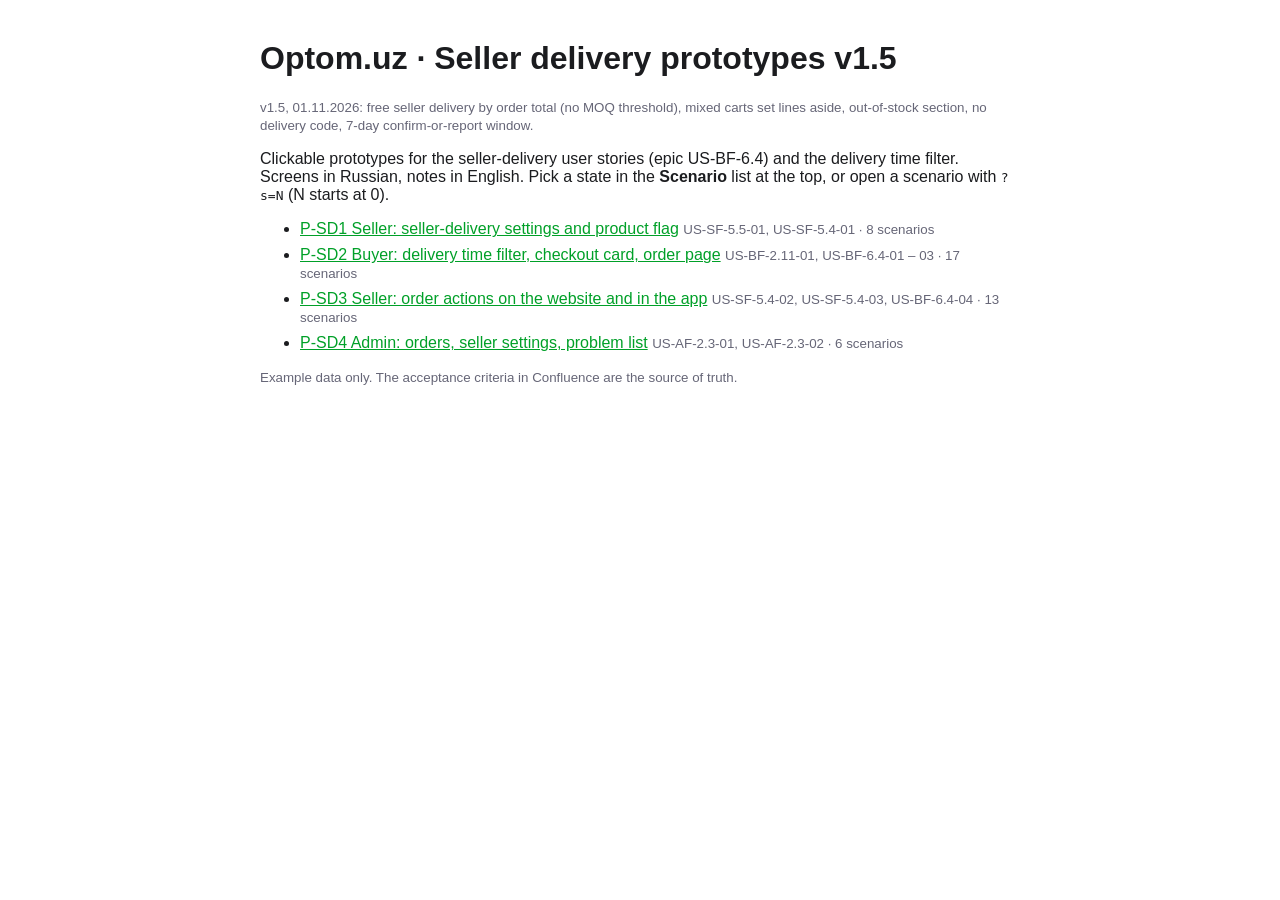
<file: index.html>
<!doctype html><html lang="en"><head><meta charset="utf-8"><meta name="robots" content="noindex,nofollow"><meta name="viewport" content="width=device-width,initial-scale=1"><title>Optom.uz seller delivery prototypes</title>
<style>body{font-family:-apple-system,Segoe UI,Roboto,sans-serif;max-width:760px;margin:40px auto;padding:0 16px;color:#1b1c1f}a{color:#00a028}li{margin:8px 0}small{color:#667}</style></head><body>
<h1>Optom.uz · Seller delivery prototypes v1.5</h1><p><small>v1.5, 01.11.2026: free seller delivery by order total (no MOQ threshold), mixed carts set lines aside, out-of-stock section, no delivery code, 7-day confirm-or-report window.</small></p><p>Clickable prototypes for the seller-delivery user stories (epic US-BF-6.4) and the delivery time filter. Screens in Russian, notes in English. Pick a state in the <b>Scenario</b> list at the top, or open a scenario with <code>?s=N</code> (N starts at 0).</p>
<ul><li><a href="p-sd1-seller-settings.html">P-SD1 Seller: seller-delivery settings and product flag</a> <small>US-SF-5.5-01, US-SF-5.4-01 · 8 scenarios</small></li>
<li><a href="p-sd2-buyer.html">P-SD2 Buyer: delivery time filter, checkout card, order page</a> <small>US-BF-2.11-01, US-BF-6.4-01 – 03 · 17 scenarios</small></li>
<li><a href="p-sd3-seller-order.html">P-SD3 Seller: order actions on the website and in the app</a> <small>US-SF-5.4-02, US-SF-5.4-03, US-BF-6.4-04 · 13 scenarios</small></li>
<li><a href="p-sd4-admin.html">P-SD4 Admin: orders, seller settings, problem list</a> <small>US-AF-2.3-01, US-AF-2.3-02 · 6 scenarios</small></li></ul>
<p><small>Example data only. The acceptance criteria in Confluence are the source of truth.</small></p></body></html>
</file>
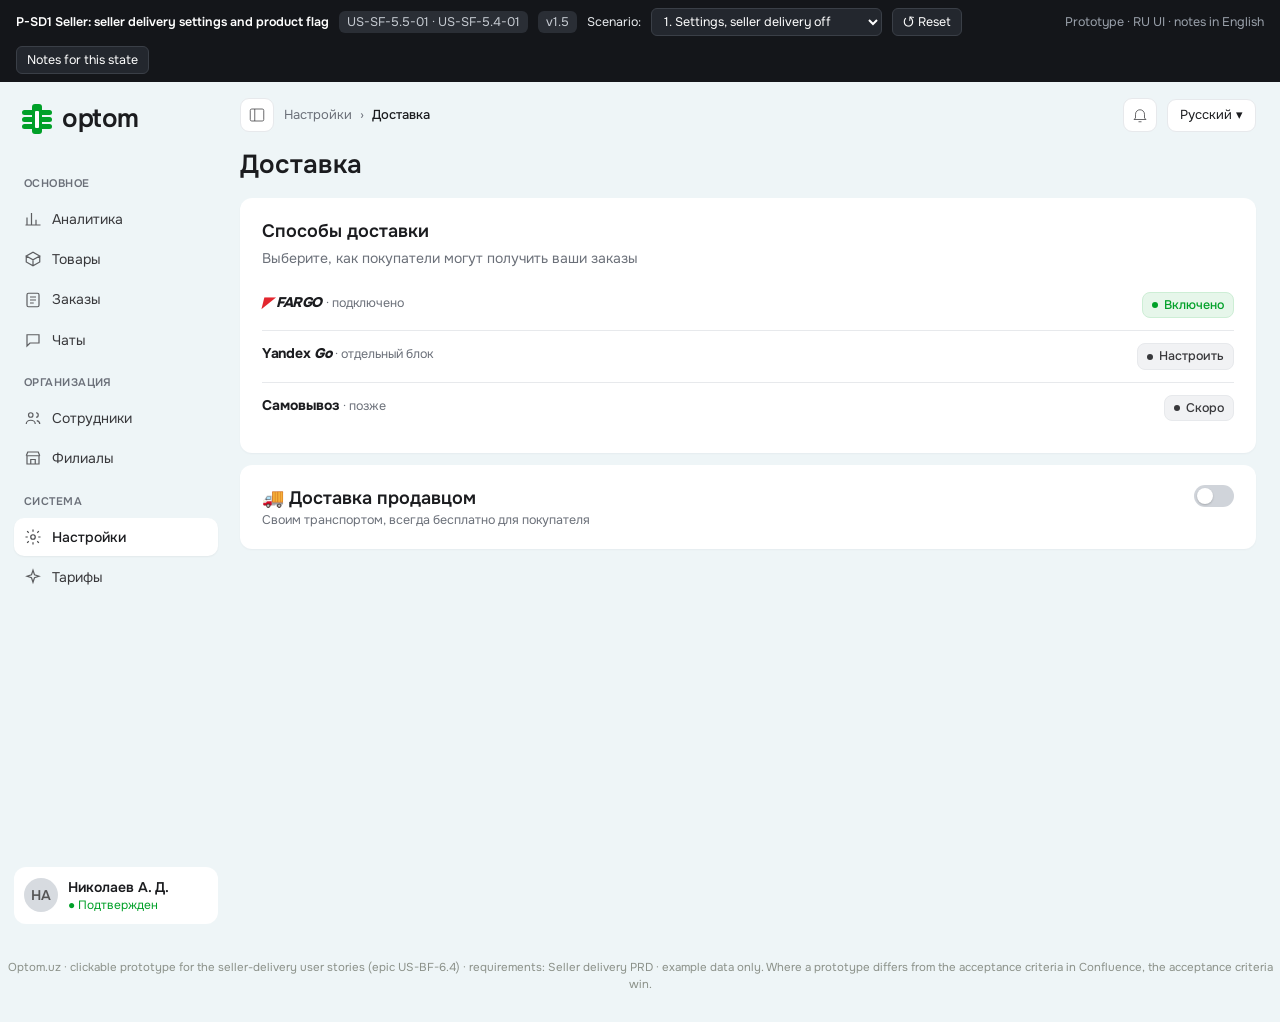
<file: p-sd1-seller-settings.html>
<!doctype html>
<html lang="ru"><head><meta charset="utf-8"><meta name="robots" content="noindex,nofollow"><meta name="viewport" content="width=device-width,initial-scale=1">
<title>P-SD1 Seller: delivery settings</title>
<link rel="preconnect" href="https://fonts.googleapis.com"><link href="https://fonts.googleapis.com/css2?family=Onest:wght@400;500;600;700&display=swap" rel="stylesheet">
<style>/* Optom.uz prototype base — colours and components taken from the Figma exports (Seller website, Buyer website, Super Admin Old) */
:root{
  --green:#00a028; --green-600:#008a22; --green-50:#e6f6ea; --green-100:#cdeed5;
  --ink:#1b1c1f; --ink-2:#38383b; --muted:#6b7079; --muted-2:#8b9189; --line:#e7e9ec; --line-2:#d9dce1;
  --bg:#f3f4f6; --card:#ffffff; --red:#d92d20; --red-50:#fdecec; --amber:#ca8504; --amber-50:#fef7c3;
  --blue:#0c75ed; --blue-50:#e8f2fe; --violet:#7a5af8; --violet-50:#f1edff;
  --radius:12px; --radius-sm:8px;
  --font:"Onest",-apple-system,BlinkMacSystemFont,"Segoe UI",Roboto,sans-serif;
}
*{box-sizing:border-box}
html,body{margin:0;padding:0}
body{font-family:var(--font);font-size:14px;line-height:1.45;color:var(--ink);background:var(--bg)}
button,input,select,textarea{font:inherit;color:inherit}
a{color:var(--green);text-decoration:none}
/* ---- prototype harness bar ---- */
.pbar{position:sticky;top:0;z-index:50;display:flex;flex-wrap:wrap;align-items:center;gap:10px;padding:8px 16px;background:#14161a;color:#e9ecef;font-size:12.5px}
.pbar b{color:#fff;font-weight:600}
.pbar .tag{background:#2a2e35;border-radius:6px;padding:2px 8px;color:#c6cbd2}
.pbar select{background:#23272e;border:1px solid #3a3f47;border-radius:6px;color:#fff;padding:4px 8px;max-width:420px}
.pbar .sp{flex:1}
.pbar button{background:#23272e;border:1px solid #3a3f47;border-radius:6px;color:#fff;padding:4px 10px;cursor:pointer}
.pbar button.on{background:var(--green);border-color:var(--green)}
.notes{position:fixed;right:16px;bottom:16px;width:380px;max-height:60vh;overflow:auto;z-index:60;background:#fffef5;border:1px solid #eadf9f;border-radius:12px;box-shadow:0 12px 30px rgba(0,0,0,.18);padding:14px 16px;font-size:12.5px;display:none}
.notes.show{display:block}
.notes h4{margin:0 0 6px;font-size:13px}
.notes ul{margin:4px 0 0 16px;padding:0}
.notes li{margin:3px 0}
.notes .src{color:#6b6200;font-size:11.5px;margin-top:8px}
/* ---- seller / admin shell ---- */
.shell{display:grid;grid-template-columns:232px 1fr;min-height:calc(100vh - 40px)}
.side{padding:18px 14px;display:flex;flex-direction:column;gap:2px}
.logo{display:flex;align-items:center;gap:8px;font-weight:600;font-size:26px;letter-spacing:-.5px;margin:0 6px 22px;color:var(--ink)}
.logo svg{flex:none}
.side .grp{font-size:11px;font-weight:600;color:var(--muted);letter-spacing:.04em;text-transform:uppercase;margin:14px 10px 6px}
.nav{display:flex;align-items:center;gap:10px;padding:9px 10px;border-radius:10px;color:var(--ink-2);cursor:default}
.nav.on{background:#fff;box-shadow:0 1px 2px rgba(0,0,0,.05);color:var(--ink);font-weight:500}
.nav svg{width:18px;height:18px;stroke:currentColor;fill:none;stroke-width:1.6;opacity:.8}
.side .me{margin-top:auto;background:#fff;border-radius:12px;padding:10px;display:flex;gap:10px;align-items:center}
.ava{width:34px;height:34px;border-radius:50%;background:#d7dbe0;display:grid;place-items:center;font-weight:600;color:#555;flex:none}
.me small{display:block;color:var(--green);font-size:12px}
.main{padding:16px 24px 40px 8px;min-width:0}
.top{display:flex;align-items:center;gap:10px;margin-bottom:14px}
.iconbtn{width:34px;height:34px;border-radius:9px;background:#fff;border:1px solid var(--line);display:grid;place-items:center}
.crumbs{color:var(--muted);font-size:13px;display:flex;gap:8px;align-items:center}
.crumbs b{color:var(--ink);font-weight:500}
.top .sp{flex:1}
.lang{background:#fff;border:1px solid var(--line);border-radius:9px;padding:6px 12px;font-size:13px}
.h1{font-size:26px;font-weight:600;margin:6px 0 14px;display:flex;align-items:center;gap:10px}
/* ---- components ---- */
.card{background:var(--card);border-radius:var(--radius);padding:20px 22px;box-shadow:0 1px 2px rgba(16,24,40,.04)}
.card+.card{margin-top:12px}
.card h3{margin:0 0 4px;font-size:18px;font-weight:600}
.sub{color:var(--muted);margin:0}
.row{display:flex;gap:12px;align-items:center}
.grid2{display:grid;grid-template-columns:1fr 1fr;gap:14px}
.sec{display:grid;grid-template-columns:240px 1fr;gap:24px;padding:20px 0;border-top:1px solid var(--line)}
.sec>.lbl{font-weight:600}
.sec>.lbl .sub{font-weight:400;font-size:13px;margin-top:4px}
.field{display:flex;flex-direction:column;gap:6px;margin-bottom:14px}
.field label{font-size:13px;font-weight:500}
.inp{border:1px solid var(--line-2);border-radius:10px;padding:10px 12px;background:#fff;outline:none;width:100%}
.inp:focus{border-color:var(--green);box-shadow:0 0 0 3px var(--green-50)}
.inp.err{border-color:var(--red)}
.inp[disabled]{background:#f6f7f9;color:var(--muted)}
.err-t{color:var(--red);font-size:12.5px}
.hint{color:var(--muted);font-size:12.5px}
.btn{border:1px solid transparent;border-radius:10px;padding:10px 18px;font-weight:600;cursor:pointer;display:inline-flex;align-items:center;gap:8px;white-space:nowrap}
.btn.pri{background:var(--green);color:#fff}
.btn.pri:hover{background:var(--green-600)}
.btn.pri[disabled]{background:#9fd8ad;cursor:not-allowed}
.btn.out{background:#fff;border-color:var(--line-2);color:var(--ink)}
.btn.soft{background:var(--green-50);color:var(--green)}
.btn.dan{background:var(--red-50);color:var(--red)}
.btn.danfill{background:var(--red);color:#fff}
.btn.link{background:none;padding:6px 4px;color:var(--green)}
.btn.sm{padding:6px 12px;font-size:13px;border-radius:8px}
.btn[disabled]{opacity:.55;cursor:not-allowed}
.pill{display:inline-flex;align-items:center;gap:6px;border-radius:8px;padding:3px 9px;font-size:12.5px;font-weight:500;border:1px solid transparent}
.pill::before{content:"";width:6px;height:6px;border-radius:50%;background:currentColor}
.pill.g{background:var(--green-50);color:var(--green);border-color:var(--green-100)}
.pill.v{background:var(--violet-50);color:var(--violet);border-color:#ddd3ff}
.pill.a{background:#fff6e0;color:#b54708;border-color:#fde7b0}
.pill.r{background:var(--red-50);color:var(--red);border-color:#f9c9c4}
.pill.n{background:#f1f2f4;color:var(--ink-2);border-color:var(--line)}
.pill.b{background:var(--blue-50);color:var(--blue);border-color:#c9e0fd}
.alert{border-radius:12px;padding:14px 16px;display:flex;gap:12px;align-items:flex-start;border-left:4px solid}
.alert .ic{width:22px;height:22px;border-radius:50%;display:grid;place-items:center;color:#fff;font-weight:700;font-size:13px;flex:none}
.alert.w{background:var(--amber-50);border-color:var(--amber)} .alert.w .ic{background:var(--amber)}
.alert.e{background:var(--red-50);border-color:var(--red)} .alert.e .ic{background:var(--red)}
.alert.i{background:var(--blue-50);border-color:var(--blue)} .alert.i .ic{background:var(--blue)}
.alert.s{background:var(--green-50);border-color:var(--green)} .alert.s .ic{background:var(--green)}
.alert b{display:block;margin-bottom:2px}
.toggle{position:relative;width:40px;height:22px;border-radius:12px;background:#d0d4da;border:none;cursor:pointer;flex:none;transition:.15s}
.toggle::after{content:"";position:absolute;top:3px;left:3px;width:16px;height:16px;border-radius:50%;background:#fff;transition:.15s;box-shadow:0 1px 2px rgba(0,0,0,.2)}
.toggle.on{background:var(--green)}
.toggle.on::after{left:21px}
.toggle[disabled]{opacity:.45;cursor:not-allowed}
.chk{display:flex;gap:10px;align-items:flex-start;cursor:pointer;margin:8px 0}
.chk input{width:18px;height:18px;accent-color:var(--green);margin-top:2px;flex:none}
table.t{width:100%;border-collapse:collapse}
table.t th{background:#f6f7f9;text-align:left;font-size:12.5px;font-weight:500;color:var(--muted);padding:10px 12px}
table.t td{border-top:1px solid var(--line);padding:12px;vertical-align:middle}
.kv{display:flex;gap:10px;padding:12px 0;border-top:1px solid var(--line);align-items:flex-start}
.kv:first-of-type{border-top:none}
.kv .k{color:var(--muted)}
.kv svg{width:20px;height:20px;stroke:var(--muted);fill:none;stroke-width:1.6;flex:none;margin-top:1px}
.modal-bg{position:fixed;inset:0;background:rgba(16,18,22,.45);display:grid;place-items:center;z-index:40;padding:20px}
.modal{background:#fff;border-radius:16px;width:min(560px,100%);max-height:90vh;overflow:auto;padding:22px 24px;box-shadow:0 20px 50px rgba(0,0,0,.25)}
.modal h3{margin:0 0 6px;font-size:19px}
.modal .acts{display:flex;justify-content:flex-end;gap:10px;margin-top:18px}
.toast{position:fixed;left:50%;bottom:24px;transform:translateX(-50%);background:#1b1c1f;color:#fff;border-radius:10px;padding:10px 16px;z-index:70;box-shadow:0 10px 30px rgba(0,0,0,.25);font-size:13.5px}
.digits{display:flex;gap:6px;align-items:flex-end}
.digit{background:#eceef1;border-radius:10px;width:42px;height:52px;display:grid;place-items:center;font-size:24px;font-weight:600}
.dsep{font-size:24px;font-weight:600;padding:0 4px 12px}
.ycard{border:1.5px solid var(--line-2);border-radius:12px;padding:12px 14px;display:flex;gap:12px;align-items:center;cursor:pointer;background:#fff}
.ycard.on{border-color:var(--green);background:var(--green-50)}
.ycard .r{width:18px;height:18px;border-radius:50%;border:2px solid var(--line-2);flex:none}
.ycard.on .r{border:5px solid var(--green)}
.ycard[aria-disabled=true]{opacity:.5;cursor:not-allowed}
.yglogo{font-weight:700;letter-spacing:-.3px}
.yglogo i{font-style:italic;font-weight:800}
.code-big{font-size:30px;letter-spacing:6px;font-weight:700;background:#f6f7f9;border-radius:10px;padding:8px 14px;display:inline-block}
.steps{display:flex;justify-content:space-between;position:relative;margin:6px 0 4px}
.steps::before{content:"";position:absolute;left:20px;right:20px;top:17px;height:2px;background:var(--line)}
.step{position:relative;text-align:center;flex:1;color:var(--muted);font-size:13px}
.step .dot{width:36px;height:36px;border-radius:10px;margin:0 auto 6px;background:#fff;border:1.5px solid var(--line-2);display:grid;place-items:center}
.step.on{color:var(--green);font-weight:500}
.step.on .dot{background:var(--green-50);border-color:var(--green)}
.timeline .it{display:flex;gap:12px;padding:8px 0}
.timeline .it .d{width:30px;height:30px;border-radius:50%;background:#f1f2f4;display:grid;place-items:center;flex:none;font-size:13px}
.timeline .it small{display:block;color:var(--muted)}
.muted{color:var(--muted)}
.small{font-size:12.5px}
.mt8{margin-top:8px}.mt12{margin-top:12px}.mt16{margin-top:16px}.mb0{margin-bottom:0}
.spin{width:16px;height:16px;border:2px solid #c8ead1;border-top-color:var(--green);border-radius:50%;animation:sp 0.8s linear infinite;display:inline-block}
@keyframes sp{to{transform:rotate(360deg)}}
.ann{outline:2px dashed #f0b400;outline-offset:3px;border-radius:12px}

:root{--blue:#0c75ed;--ab:#eef5f7}
body{background:var(--ab)}
.ash{display:grid;grid-template-columns:232px 1fr;min-height:calc(100vh - 44px)}
.aside{background:#fff;padding:22px 16px}
.aside .logo{font-size:27px;margin:0 0 28px 12px}
.anav{display:flex;align-items:center;gap:12px;padding:10px 14px;border-radius:10px;font-weight:500;color:#1b1c1f;cursor:default;margin-bottom:4px}
.anav svg{width:20px;height:20px;fill:none;stroke:currentColor;stroke-width:1.6}
.anav.on{background:var(--blue);color:#fff}
.anav .ch{margin-left:auto;font-size:11px;opacity:.6}
.asub{padding:8px 14px 8px 48px;border-radius:8px;color:#4b5563;font-size:14px;margin-bottom:2px;cursor:pointer}
.asub.on{background:#e8f1fd;color:var(--blue);font-weight:500}
.atop{display:flex;justify-content:flex-end;gap:12px;align-items:center;padding:16px 28px;background:#fff}
.abox{border:1px solid var(--line);border-radius:10px;padding:8px 12px;display:flex;gap:8px;align-items:center;background:#fff}
.abox select{border:none;font:inherit;background:transparent;font-weight:500;outline:none}
.apanel{background:#fff;border-radius:14px;margin:24px 28px;padding:24px 26px}
.apanel h1{font-size:24px;margin:0 0 18px;font-weight:600;display:flex;align-items:center;gap:12px}
.apanel h1 .btn{font-size:14px}
.back{width:30px;height:30px;border-radius:50%;display:inline-flex;align-items:center;justify-content:center;color:#555;cursor:pointer}
.tabs{display:flex;gap:6px;border-bottom:1px solid var(--line);margin-bottom:18px}
.tab{padding:10px 14px;cursor:pointer;color:var(--muted);font-weight:500;border-bottom:2px solid transparent;margin-bottom:-1px}
.tab.on{color:var(--ink);border-bottom-color:var(--green)}
.tab .cnt{background:#fde8e7;color:var(--red);border-radius:10px;padding:1px 7px;font-size:12px;margin-left:6px}
.flt{display:flex;gap:10px;margin-bottom:14px;flex-wrap:wrap}
.flt .s{display:flex;flex:1;min-width:260px;border:1px solid var(--green);border-radius:10px;overflow:hidden}
.flt .s input{flex:1;border:none;padding:9px 12px;outline:none;font:inherit}
.flt .s button{background:var(--green);color:#fff;border:none;padding:0 18px;font-weight:600;font:inherit}
.gsel{background:#f2f3f5;border:none;border-radius:10px;padding:9px 12px;font:inherit;min-width:190px}
.chip{display:inline-block;border-radius:5px;padding:2px 8px;font-size:12px;color:#fff;font-weight:500;white-space:nowrap}
.c-blue{background:#1d5fd1}.c-or{background:#f0a020}.c-pur{background:#7a29e0}.c-cy{background:#16a3d9}.c-gr{background:#1fa83c}.c-red{background:#d92d20}.c-gray{background:#5f6368}
.go{width:30px;height:30px;border-radius:50%;background:#e6f6ea;color:var(--green);display:inline-flex;align-items:center;justify-content:center;cursor:pointer;font-weight:700}
.gin{background:#f2f3f5;border-radius:10px;padding:10px 12px;color:#4b5563;min-height:40px}
.g3{display:grid;grid-template-columns:repeat(3,1fr);gap:14px}
.att{border:1px solid var(--line);border-radius:12px;margin-top:12px;overflow:hidden}
.att .hd{display:flex;align-items:center;gap:10px;padding:12px 16px;background:#fafbfc;border-bottom:1px solid var(--line)}
.att .bd{padding:14px 16px}
.prices{display:grid;grid-template-columns:repeat(4,1fr);gap:10px;margin:12px 0}
.pr{border:1px solid var(--line);border-radius:10px;padding:10px 12px}
.pr small{display:block;color:var(--muted);font-size:12px}
.pr b{font-size:17px;font-weight:600}
.pr.hl{border-color:#f5c26b;background:#fffaf0}
.dl{display:grid;grid-template-columns:repeat(3,1fr);gap:6px 18px;font-size:13.5px}
.dl div span{color:var(--muted)}
.log{background:#0f1720;color:#d6e2ee;border-radius:10px;padding:12px;font:12px/1.5 ui-monospace,Menlo,monospace;max-height:340px;overflow:auto;white-space:pre-wrap}
.log .m{color:#7dd3fc}.log .ok{color:#86efac}.log .bad{color:#fca5a5}
.swrow{display:flex;align-items:flex-start;gap:16px;padding:16px 0;border-bottom:1px solid var(--line)}
.swrow .tx{flex:1}
.mono{font-family:ui-monospace,Menlo,monospace;font-size:12.5px}
.ro-note{font-size:12.5px;color:var(--muted);background:#f6f7f9;border-radius:8px;padding:6px 10px;display:inline-block}
.radio-l{display:flex;gap:10px;align-items:flex-start;border:1px solid var(--line);border-radius:10px;padding:10px 12px;margin-top:8px;cursor:pointer}
.radio-l.on{border-color:var(--green);background:var(--green-50)}
textarea.inp{min-height:76px;resize:vertical}

.og{display:grid;grid-template-columns:1fr 330px;gap:12px;align-items:start}
.prod{display:flex;align-items:center;gap:12px}
.thumb{width:40px;height:40px;border-radius:8px;background:linear-gradient(135deg,#e8d8d8,#c9b3b3)}
.price-line{background:#f6f7f9;border-radius:10px;padding:10px 12px;margin-top:12px;font-size:13.5px}
.price-line b{font-weight:600}
.preset{border:1.5px solid var(--line-2);border-radius:10px;padding:10px 12px;cursor:pointer;display:flex;gap:10px;align-items:center}
.preset.on{border-color:var(--green);background:var(--green-50)}
.preset .r{width:16px;height:16px;border-radius:50%;border:2px solid var(--line-2);flex:none}
.preset.on .r{border:5px solid var(--green)}
.presets{display:grid;grid-template-columns:1fr 1fr;gap:8px}
.courier{display:flex;gap:14px;align-items:center;background:#f6f7f9;border-radius:12px;padding:12px 14px}
.cnt{font-variant-numeric:tabular-nums;font-weight:600}

.buyer{background:#fff;min-height:100vh}
.strip{background:#1b1c1f;color:#e9ecef;font-size:13px;display:flex;justify-content:space-between;padding:10px 7%}
.strip span+span{margin-left:28px}
.bh{display:flex;align-items:center;gap:18px;padding:14px 7%;border-bottom:1px solid var(--line)}
.bh .logo{margin:0;font-size:30px}
.srch{flex:1;display:flex;border:2px solid var(--green);border-radius:10px;overflow:hidden}
.srch input{flex:1;border:none;padding:9px 12px;outline:none}
.srch button{background:var(--green);color:#fff;border:none;padding:0 20px;font-weight:600}
.wrapb{padding:24px 7% 60px}
.cg{display:grid;grid-template-columns:1fr 330px;gap:40px;align-items:start}
.blk{margin-bottom:26px}
.blk h2{font-size:19px;margin:0 0 4px;font-weight:600}
.box{border:1px solid var(--line);border-radius:14px;padding:4px 16px}
.opt{display:flex;gap:12px;align-items:center;padding:14px 0}
.opt+.opt{border-top:1px solid var(--line)}
.radio{width:18px;height:18px;border-radius:50%;border:2px solid var(--line-2);flex:none}
.radio.on{border:5px solid var(--green)}
.tiles{display:grid;grid-template-columns:repeat(4,1fr);gap:10px;margin-top:12px}
.tile{border:1px solid var(--line-2);border-radius:12px;padding:14px;height:84px;display:flex;flex-direction:column;justify-content:space-between;cursor:pointer;background:#fff}
.tile.on{border-color:var(--green);background:var(--green-50)}
.tile .lg{font-size:17px}
.sumc{border-radius:16px;box-shadow:0 2px 12px rgba(16,24,40,.08);padding:20px 22px}
.sumc .ln{display:flex;justify-content:space-between;margin:7px 0;color:var(--muted)}
.sumc .ln b{color:var(--ink);font-weight:600}
.sumc .tot{display:flex;justify-content:space-between;border-top:1px solid var(--line);padding-top:14px;margin-top:12px;font-size:18px;font-weight:600}
.big{width:100%;justify-content:center;padding:15px;font-size:16px;border-radius:12px;margin-top:16px}
.ygopts{display:grid;gap:8px;margin-top:12px}
.valid{display:flex;align-items:center;gap:10px;font-size:13px;color:var(--muted);margin-top:10px}
.demo{background:#fff3c4;border:1px dashed #d9b400;color:#6b5600;border-radius:6px;padding:2px 8px;font-size:11.5px;cursor:pointer}
.adr{display:grid;grid-template-columns:repeat(4,1fr);gap:10px}
.oc{display:grid;grid-template-columns:1fr 330px;gap:40px;align-items:start}
.track{border:1px solid var(--line);border-radius:14px;padding:16px 18px;margin-top:14px}
/* ---- seller-delivery additions ---- */
.phonewrap{display:flex;justify-content:center;padding:24px 0 40px}
.phone{width:390px;min-height:780px;border:11px solid #15171a;border-radius:44px;background:#f3f4f6;overflow:hidden;position:relative;box-shadow:0 20px 50px rgba(0,0,0,.18)}
.phone .sb{height:34px;display:flex;justify-content:space-between;align-items:center;padding:0 22px;font-size:13px;font-weight:600;background:#fff}
.phone .ah{background:#fff;padding:10px 16px 12px;display:flex;align-items:center;gap:10px;border-bottom:1px solid var(--line)}
.phone .ah b{font-size:17px}
.phone .pc{padding:12px}
.phone .card{padding:14px 14px;border-radius:14px}
.phone .btn{padding:11px 14px}
.phone .tabbar{position:absolute;left:0;right:0;bottom:0;background:#fff;border-top:1px solid var(--line);display:flex;justify-content:space-around;padding:8px 0 14px;font-size:11px;color:var(--muted)}
.phone .tabbar .on{color:var(--green);font-weight:600}
.phone .sheet{position:absolute;left:0;right:0;bottom:0;background:#fff;border-radius:20px 20px 0 0;padding:18px 16px 26px;box-shadow:0 -10px 30px rgba(0,0,0,.15);z-index:5}
.cityrow{display:grid;grid-template-columns:1fr 200px 34px;gap:8px;align-items:center;margin-top:8px}
.brblock{border:1px solid var(--line);border-radius:12px;padding:12px 14px;margin-top:10px}
.brblock.on{border-color:var(--green-100);background:#fbfefb}
.x{width:34px;height:38px;border-radius:9px;border:1px solid var(--line-2);background:#fff;cursor:pointer;color:var(--muted)}
.counter{float:right;color:var(--muted);font-size:12px}
.sdcard{border:1.5px solid var(--line-2);border-radius:12px;padding:14px;display:flex;gap:12px;align-items:flex-start;cursor:pointer;background:#fff;margin-top:12px}
.sdcard.on{border-color:var(--green);background:var(--green-50)}
.sdcard.off{background:#f6f7f9;cursor:not-allowed;color:var(--muted)}
.sdcard .r{width:18px;height:18px;border-radius:50%;border:2px solid var(--line-2);flex:none;margin-top:2px}
.sdcard.on .r{border:5px solid var(--green)}
.sdcard .why{color:var(--red);font-size:13px;margin-top:4px}
.info{display:inline-grid;place-items:center;width:18px;height:18px;border-radius:50%;background:#eceef1;color:var(--ink-2);font-size:11px;font-weight:700;cursor:pointer;margin-left:6px;vertical-align:middle}
.tip{background:#1b1c1f;color:#fff;border-radius:10px;padding:10px 12px;font-size:12.5px;margin-top:8px;max-width:420px}
.overdue{color:var(--red);font-weight:600}
.dflt{border:1px solid var(--line);border-radius:14px;padding:16px;background:#fff}
.dflt h4{margin:14px 0 8px;font-size:15px}
.dflt h4:first-child{margin-top:0}
.fopt{display:flex;align-items:center;gap:10px;padding:6px 0;cursor:pointer}
.fopt .radio{width:18px;height:18px}
.chipf{display:inline-block;border:1px solid var(--line);border-radius:18px;padding:5px 12px;margin:0 6px 6px 0;font-size:13px;background:#f6f7f9}
.pgrid{display:grid;grid-template-columns:repeat(3,1fr);gap:14px}
.pcard{background:#fff;border:1px solid var(--line);border-radius:14px;padding:10px}
.pcard .img{height:120px;border-radius:10px;background:linear-gradient(135deg,#eef0ec,#d9dfd6);margin-bottom:8px}
.pcard .pr{font-weight:700;font-size:16px}
.ptag{display:inline-block;font-size:11.5px;border-radius:6px;padding:2px 7px;background:#f1f2f4;color:var(--ink-2);margin-top:6px}
.empty{text-align:center;color:var(--muted);padding:50px 0}
.addrpick{position:fixed;inset:0;background:rgba(16,18,22,.45);display:grid;place-items:center;z-index:45}
.reasons label{display:flex;gap:10px;align-items:center;border:1px solid var(--line);border-radius:10px;padding:10px 12px;margin-top:8px;cursor:pointer}
.reasons label.on{border-color:var(--green);background:var(--green-50)}
.notif{background:#fff;border-radius:16px;box-shadow:0 10px 30px rgba(0,0,0,.15);padding:12px 14px;display:flex;gap:10px;max-width:360px}
.notif .ic2{width:36px;height:36px;border-radius:10px;background:var(--green);color:#fff;display:grid;place-items:center;font-weight:700;flex:none}
.qty{display:inline-flex;align-items:center;gap:8px;border:1px solid var(--line-2);border-radius:9px;padding:2px 4px}
.qty button{width:24px;height:24px;border:0;background:#f1f2f4;border-radius:6px;cursor:pointer;font-size:14px}
.cline .lsum{min-width:120px;text-align:right}
.cline.dim{opacity:.6}
.aside2{border:1px dashed var(--line-2);border-radius:12px;padding:10px 12px 12px;margin-top:14px;background:#fafbfc}
.warn2{color:#b54708;margin-top:4px}
</style></head><body>
<div id="app"></div><p style="text-align:center;color:#8b9189;font-size:11.5px;margin:18px 0 28px">Optom.uz · clickable prototype for the seller-delivery user stories (epic US-BF-6.4) · requirements: Seller delivery PRD · example data only. Where a prototype differs from the acceptance criteria in Confluence, the acceptance criteria win.</p>
<script>// Prototype harness: scenario picker, notes panel, toasts, icons, seller shell
const $ = (s, r = document) => r.querySelector(s);
const esc = s => String(s).replace(/[&<>"]/g, c => ({ "&": "&amp;", "<": "&lt;", ">": "&gt;", '"': "&quot;" }[c]));
const som = n => Math.round(n).toLocaleString("ru-RU").replace(/,/g, " ") + " сум";
const ICON = {
  chart: '<svg viewBox="0 0 24 24"><path d="M4 20V10M10 20V4M16 20v-7M22 20H2"/></svg>',
  box: '<svg viewBox="0 0 24 24"><path d="M21 8l-9-5-9 5 9 5 9-5zM3 8v8l9 5 9-5V8M12 13v8"/></svg>',
  list: '<svg viewBox="0 0 24 24"><rect x="4" y="3" width="16" height="18" rx="2"/><path d="M8 8h8M8 12h8M8 16h5"/></svg>',
  chat: '<svg viewBox="0 0 24 24"><path d="M4 5h16v11H8l-4 4z"/></svg>',
  users: '<svg viewBox="0 0 24 24"><circle cx="9" cy="8" r="3"/><path d="M3 20c0-3 3-5 6-5s6 2 6 5M16 11a3 3 0 1 0 0-6M21 20c0-2-1.5-4-4-4.6"/></svg>',
  store: '<svg viewBox="0 0 24 24"><path d="M3 9l2-5h14l2 5M4 9v11h16V9M3 9h18M9 20v-6h6v6"/></svg>',
  gear: '<svg viewBox="0 0 24 24"><circle cx="12" cy="12" r="3"/><path d="M12 2v3M12 19v3M4.2 4.2l2.1 2.1M17.7 17.7l2.1 2.1M2 12h3M19 12h3M4.2 19.8l2.1-2.1M17.7 6.3l2.1-2.1"/></svg>',
  spark: '<svg viewBox="0 0 24 24"><path d="M12 3l2 6 6 2-6 2-2 6-2-6-6-2 6-2z"/></svg>',
  truck: '<svg viewBox="0 0 24 24"><path d="M2 6h12v10H2zM14 10h4l3 3v3h-7"/><circle cx="6" cy="18" r="2"/><circle cx="17" cy="18" r="2"/></svg>',
  pin: '<svg viewBox="0 0 24 24"><path d="M12 22s7-7 7-12a7 7 0 1 0-14 0c0 5 7 12 7 12z"/><circle cx="12" cy="10" r="2.5"/></svg>',
  phone: '<svg viewBox="0 0 24 24"><path d="M5 3h4l2 5-3 2a12 12 0 0 0 6 6l2-3 5 2v4a2 2 0 0 1-2 2A18 18 0 0 1 3 5a2 2 0 0 1 2-2z"/></svg>',
  cal: '<svg viewBox="0 0 24 24"><rect x="3" y="5" width="18" height="16" rx="2"/><path d="M3 10h18M8 3v4M16 3v4"/></svg>',
  card: '<svg viewBox="0 0 24 24"><rect x="2" y="5" width="20" height="14" rx="2"/><path d="M2 10h20"/></svg>',
  msg: '<svg viewBox="0 0 24 24"><path d="M4 5h16v11H8l-4 4z"/></svg>',
  user: '<svg viewBox="0 0 24 24"><circle cx="12" cy="8" r="4"/><path d="M4 21c0-4 4-6 8-6s8 2 8 6"/></svg>',
  bell: '<svg viewBox="0 0 24 24"><path d="M6 16V11a6 6 0 0 1 12 0v5l2 2H4zM10 21h4"/></svg>',
  globe: '<svg viewBox="0 0 24 24"><circle cx="12" cy="12" r="9"/><path d="M3 12h18M12 3c3 3 3 15 0 18M12 3c-3 3-3 15 0 18"/></svg>',
  side: '<svg viewBox="0 0 24 24"><rect x="3" y="4" width="18" height="16" rx="2"/><path d="M9 4v16"/></svg>',
};
const LOGO = '<span class="logo"><svg width="34" height="34" viewBox="0 0 34 34"><rect x="12" y="2" width="10" height="30" rx="3" fill="#00a028"/><rect x="2" y="8" width="30" height="5" rx="2.5" fill="#00a028"/><rect x="2" y="15" width="30" height="5" rx="2.5" fill="#00a028"/><rect x="2" y="22" width="30" height="5" rx="2.5" fill="#00a028"/><rect x="15" y="9" width="4" height="17" rx="1" fill="#fff"/></svg>optom</span>';
const YG = '<span class="yglogo">Yandex <i>Go</i></span>';
const FARGO = '<span style="font-weight:800;font-style:italic;letter-spacing:-.5px"><span style="color:#e3262e">◤</span> FARGO</span>';

function sellerShell(active, crumbs, content) {
  const nav = (k, ic, t) => `<div class="nav ${active === k ? "on" : ""}">${ICON[ic]}${t}</div>`;
  return `<div class="shell"><aside class="side">${LOGO}
    <div class="grp">Основное</div>${nav("an", "chart", "Аналитика")}${nav("pr", "box", "Товары")}${nav("or", "list", "Заказы")}${nav("ch", "chat", "Чаты")}
    <div class="grp">Организация</div>${nav("em", "users", "Сотрудники")}${nav("br", "store", "Филиалы")}
    <div class="grp">Система</div>${nav("se", "gear", "Настройки")}${nav("ta", "spark", "Тарифы")}
    <div class="me"><span class="ava">НА</span><div><b style="font-weight:600">Николаев А. Д.</b><small>● Подтвержден</small></div></div></aside>
    <main class="main"><div class="top"><span class="iconbtn">${ICON.side.replace("<svg", '<svg width="18" height="18" fill="none" stroke="#38383b"')}</span><div class="crumbs">${crumbs}</div><span class="sp"></span><span class="iconbtn">${ICON.bell.replace("<svg", '<svg width="18" height="18" fill="none" stroke="#38383b"')}</span><span class="lang">Русский ▾</span></div>${content}</main></div>`;
}

// ---- harness ----
const H = { scen: [], cur: null, notesOn: false };
function harness(meta, scenarios) {
  H.scen = scenarios;
  const bar = document.createElement("div"); bar.className = "pbar";
  bar.innerHTML = `<b>${esc(meta.title)}</b><span class="tag">${esc(meta.stories)}</span><span class="tag">v${meta.version}</span>
    <span>Scenario:</span><select id="scen">${scenarios.map((s, i) => `<option value="${i}">${i + 1}. ${esc(s.label)}</option>`).join("")}</select>
    <button id="reset" title="Reset the current scenario">↺ Reset</button><span class="sp"></span>
    <span style="color:#9aa1ab">Prototype · RU UI · notes in English</span>
    <button id="ntoggle">Notes for this state</button>`;
  document.body.prepend(bar);
  const notes = document.createElement("div"); notes.className = "notes"; notes.id = "notes"; document.body.append(notes);
  $("#scen").onchange = e => go(+e.target.value);
  $("#reset").onclick = () => go(+$("#scen").value);
  $("#ntoggle").onclick = () => { H.notesOn = !H.notesOn; notes.classList.toggle("show", H.notesOn); $("#ntoggle").classList.toggle("on", H.notesOn); };
  const q = new URLSearchParams(location.hash.slice(1)), qs = new URLSearchParams(location.search); go(+(q.get("s") || qs.get("s") || 0));
}
function go(i) {
  const s = H.scen[i]; if (!s) return; H.cur = s; $("#scen").value = i; history.replaceState(null, "", "#s=" + i);
  s.apply(); setNotes(s.notes, s.src);
}
function setNotes(list, src) {
  $("#notes").innerHTML = `<h4>What this state shows</h4><ul>${(list || []).map(n => `<li>${n}</li>`).join("")}</ul>${src ? `<div class="src">${src}</div>` : ""}`;
}
let toastT;
function toast(t) { let el = $(".toast"); if (!el) { el = document.createElement("div"); el.className = "toast"; document.body.append(el); } el.textContent = t; el.style.display = "block"; clearTimeout(toastT); toastT = setTimeout(() => el.style.display = "none", 3200); }
function modal(html) { closeModal(); const bg = document.createElement("div"); bg.className = "modal-bg"; bg.id = "mbg"; bg.innerHTML = `<div class="modal">${html}</div>`; document.body.append(bg); return bg; }
function closeModal() { const m = $("#mbg"); if (m) m.remove(); }

// When embedded in a narrow frame (e.g. Confluence iFrame), scale the desktop layout down to fit
(function fitFrame() {
  if (window === window.top) return;
  const apply = () => { const w = document.documentElement.clientWidth; document.documentElement.style.zoom = w < 1280 ? (w / 1280).toFixed(3) : ""; };
  apply(); window.addEventListener("resize", apply);
})();


// P-SD1 Seller: seller-delivery settings and product flag
const TERMS = [["D0_1", "Сегодня или завтра"], ["D2_3", "2–3 дня"], ["D4_7", "4–7 дней"], ["D8_14", "8–14 дней"], ["D15_30", "15–30 дней"]];
const CITIES = ["Ташкент", "Чирчик", "Ангрен", "Алмалык", "Самарканд", "Бухара", "Андижан", "Наманган", "Фергана", "Карши", "Навои", "Нукус"];
// Demo catalogue of the seller. neg = negotiable price: never counts for seller delivery.
const PRODUCTS = [{ n: "Холодильник Artel HD 455", p: 6300000, f: false }, { n: "Стиральная машина LG F2J3", p: 5200000, f: false }, { n: "Стулья офисные (комплект)", p: 450000, f: false },
  { n: "Бумажные стаканы 250 мл", p: 900, f: false }, { n: "Кружки керамические", p: 35000, f: true }, { n: "Витринный холодильник", p: 4100000, f: true }, { n: "Холодильная камера на заказ", p: 0, f: false, neg: true }];
const BR0 = [{ id: 1, name: "Филиал Чиланзар", city: "Ташкент", ticked: false, cities: [] }, { id: 2, name: "Склад Сергели", city: "Ташкент", ticked: false, cities: [] },
  { id: 3, name: "Филиал Самарканд", city: "Самарканд", ticked: false, cities: [] }, { id: 4, name: "Новый склад (без адреса)", city: "", ticked: false, cities: [] }];
let S = {};
function reset(o) {
  closeModal();
  S = Object.assign({ view: "settings", on: false, price: "", note: "", branches: JSON.parse(JSON.stringify(BR0)), saved: null, activeOrders: 0, adminOff: "", failSave: false, picker: null,
    flag: false, sdOn: true, negotiable: false, prodPrice: "6 300 000", dirty: false }, o || {});
  render();
}
const num = v => +String(v).replace(/\D/g, "") || 0;
function errors() {
  const e = {};
  if (!S.on) return e;
  if (S.price !== "" && (num(S.price) < 1000 || num(S.price) > 1e9)) e.price = "Введите сумму от 1 000 до 1 000 000 000 сум";
  const t = S.branches.filter(b => b.ticked);
  if (!t.length) e.br = "Выберите хотя бы один филиал, из которого вы доставляете";
  t.forEach(b => { if (!b.cities.length) e["c" + b.id] = "Добавьте хотя бы один город, куда доставляет филиал"; else if (b.cities.some(c => !c.term)) e["t" + b.id] = "Выберите срок доставки для каждого города"; });
  return e;
}
// Live count (SD-S7, proposed) is M-SD48 «Отмечено товаров: {n}»: flagged fixed-price products only,
// because the order-total rule cannot be counted per product.
const qualify = () => PRODUCTS.filter(p => !p.neg && p.f).length;
function cityRows(b, ro) {
  return b.cities.map((c, i) => `<div class="cityrow"><div class="inp" style="background:#f6f7f9">${esc(c.city)}</div>
    <select class="inp" data-term="${b.id}:${i}" ${ro ? "disabled" : ""}><option value="">Срок доставки…</option>${TERMS.map(t => `<option value="${t[0]}" ${c.term === t[0] ? "selected" : ""}>${t[1]}</option>`).join("")}</select>
    <button class="x" data-rm="${b.id}:${i}" ${ro ? "disabled" : ""} title="Удалить">✕</button></div>`).join("");
}
function branchBlock(b, e, ro) {
  if (!b.city) return `<div class="brblock"><label class="chk" style="margin:0;opacity:.55"><input type="checkbox" disabled><span><b>${esc(b.name)}</b><div class="hint">Укажите город филиала, чтобы доставлять из него · <a href="#" onclick="return false">Изменить филиал</a></div></span></label></div>`;
  return `<div class="brblock ${b.ticked ? "on" : ""}"><label class="chk" style="margin:0"><input type="checkbox" data-br="${b.id}" ${b.ticked ? "checked" : ""} ${ro ? "disabled" : ""}><span><b>${esc(b.name)}</b> <span class="muted">· ${esc(b.city)}</span></span></label>
    ${b.ticked ? `<div style="margin-left:28px"><div class="small muted mt8">Города доставки и срок</div>${cityRows(b, ro)}
      ${S.picker === b.id ? `<div class="row mt8"><select class="inp" id="cpick" style="max-width:260px"><option value="">Найдите город…</option>${CITIES.map(c => `<option>${c}</option>`).join("")}</select><span class="err-t" id="dup"></span></div>` : ""}
      ${!ro ? `<button class="btn link sm" data-add="${b.id}">＋ Добавить город</button>` : ""}
      ${e["c" + b.id] ? `<div class="err-t">${e["c" + b.id]}</div>` : ""}${e["t" + b.id] ? `<div class="err-t">${e["t" + b.id]}</div>` : ""}</div>` : ""}</div>`;
}
function sdBlock(mobile) {
  const e = errors(), ro = !!S.adminOff, valid = !Object.keys(e).length;
  const head = `<div class="row" style="justify-content:space-between;align-items:flex-start"><div><h3 style="margin:0">🚚 Доставка продавцом</h3><p class="sub small">Своим транспортом, всегда бесплатно для покупателя</p></div><button class="toggle ${S.on ? "on" : ""}" id="sw" ${ro ? "disabled" : ""}></button></div>`;
  if (S.adminOff) return `<div class="card">${head}<div class="alert e mt12"><span class="ic">!</span><div><b>Доставка продавцом отключена администратором: ${esc(S.adminOff)}</b>Обратитесь в поддержку, если не согласны.</div></div></div>`;
  if (!S.on) return `<div class="card">${head}</div>`;
  const warn = S.price === "" && !PRODUCTS.some(p => p.f) ? `<div class="alert w mt12"><span class="ic">!</span><div>Сейчас ни один товар не подходит для бесплатной доставки. Укажите порог или отметьте товары.</div></div>` : "";
  return `<div class="card">${head}
    <div class="field mt16" style="${mobile ? "" : "max-width:440px"}"><label>Бесплатно, если сумма заказа от</label><input class="inp ${e.price ? "err" : ""}" id="price" placeholder="например, 5 000 000" value="${esc(S.price)}"><span class="hint">Сумма одного заказа из этого филиала, без учёта промокодов</span>${e.price ? `<span class="err-t">${e.price}</span>` : ""}</div>
    <div class="field"><label>Условия для покупателя <span class="counter">${S.note.length}/300</span></label><textarea class="inp" id="note" maxlength="300" placeholder="Например: доставка до подъезда, разгрузка за счёт покупателя">${esc(S.note)}</textarea></div>
    <div class="pill g">Отмечено товаров: ${qualify()}</div>${warn}
    <h4 style="margin:18px 0 0">Филиалы, из которых вы доставляете</h4>${S.branches.map(b => branchBlock(b, e, ro)).join("")}
    ${e.br ? `<div class="err-t mt8">${e.br}</div>` : ""}
    <div class="row mt16"><button class="btn pri" id="save" ${valid ? "" : "disabled"}>Сохранить</button>${S.saved ? `<span class="hint">Сохранено ${S.saved}</span>` : ""}</div></div>`;
}
function settingsPage() {
  const other = `<div class="card"><h3>Способы доставки</h3><p class="sub">Выберите, как покупатели могут получить ваши заказы</p>
    <div class="kv mt12"><div style="flex:1">${FARGO} <span class="muted small">· подключено</span></div><span class="pill g">Включено</span></div>
    <div class="kv"><div style="flex:1">${YG} <span class="muted small">· отдельный блок</span></div><span class="pill n">Настроить</span></div>
    <div class="kv"><div style="flex:1"><b>Самовывоз</b> <span class="muted small">· позже</span></div><span class="pill n">Скоро</span></div></div>`;
  return sellerShell("se", `Настройки <span>›</span> <b>Доставка</b>`, `<div class="h1">Доставка</div>${other}<div class="mt12">${sdBlock(false)}</div>`);
}
function productPage() {
  const dis = S.negotiable;
  return sellerShell("pr", `Товары <span>›</span> <b>Редактирование</b>`, `<div class="h1">Холодильник Artel HD 455</div>
    <div class="card"><div class="grid2"><div class="field"><label>Цена, сум</label><input class="inp" value="${esc(S.prodPrice)}"></div><div class="field"><label>Минимальный заказ, шт.</label><input class="inp" value="1"></div></div>
      <label class="chk"><input type="checkbox" id="neg" ${S.negotiable ? "checked" : ""}><span>Договорная цена</span></label>
      <div class="brblock ${S.flag && !dis ? "on" : ""}"><label class="chk" style="margin:0"><input type="checkbox" id="flag" ${S.flag && !dis ? "checked" : ""} ${dis ? "disabled" : ""}><span><b>Бесплатная доставка продавцом</b>
        <div class="hint">${dis ? "Товары с договорной ценой пока не могут доставляться продавцом бесплатно." : "Товар доставляется бесплатно, если адрес покупателя в зоне вашей доставки."}</div>
        ${!S.sdOn && !dis ? `<div class="hint" style="color:#b54708">Доставка продавцом выключена в настройках. <a href="#" onclick="return false">Открыть настройки</a></div>` : ""}</span></label></div>
      <div class="row mt16"><button class="btn out">Отмена</button><button class="btn pri" id="psave">Сохранить</button></div></div>`);
}
function mobilePage() {
  return `<div class="phonewrap"><div class="phone"><div class="sb"><span>9:41</span><span>▮▮▮ ◔</span></div><div class="ah"><span>‹</span><b>Доставка</b></div><div class="pc">${sdBlock(true)}</div>
    <div class="tabbar"><span>Главная</span><span>Заказы</span><span>Товары</span><span>Чаты</span><span class="on">Ещё</span></div></div></div>`;
}
function render() { $("#app").innerHTML = S.view === "product" ? productPage() : S.view === "mobile" ? mobilePage() : settingsPage(); bind(); }
function bind() {
  const sw = $("#sw"); if (sw) sw.onclick = () => {
    if (S.on && S.activeOrders) return offDialog();
    S.on = !S.on; render(); };
  const inp = (id, k) => { const el = $("#" + id); if (el) el.oninput = e => { S[k] = e.target.value; const p = el.selectionStart; render(); const n = $("#" + id); n.focus(); try { n.setSelectionRange(p, p); } catch (_) {} }; };
  inp("price", "price"); inp("note", "note");
  document.querySelectorAll("[data-br]").forEach(c => c.onchange = () => { const b = S.branches.find(x => x.id == c.dataset.br); b.ticked = c.checked; if (b.ticked && !b.cities.length) b.cities.push({ city: b.city, term: "" }); render(); });
  document.querySelectorAll("[data-term]").forEach(s => s.onchange = () => { const [b, i] = s.dataset.term.split(":"); S.branches.find(x => x.id == b).cities[i].term = s.value; render(); });
  document.querySelectorAll("[data-rm]").forEach(s => s.onclick = () => { const [b, i] = s.dataset.rm.split(":"); S.branches.find(x => x.id == b).cities.splice(i, 1); render(); });
  document.querySelectorAll("[data-add]").forEach(s => s.onclick = () => { S.picker = +s.dataset.add; render(); });
  const cp = $("#cpick"); if (cp) cp.onchange = () => { const b = S.branches.find(x => x.id == S.picker); if (b.cities.some(c => c.city === cp.value)) { $("#dup").textContent = "Этот город уже добавлен"; return; } b.cities.push({ city: cp.value, term: "" }); S.picker = null; render(); };
  const sv = $("#save"); if (sv) sv.onclick = () => { if (S.failSave) return toast("Не удалось сохранить настройки. Попробуйте ещё раз."); S.saved = "сегодня в 03:42"; render(); toast("Настройки сохранены"); };
  const fl = $("#flag"); if (fl) fl.onchange = () => { S.flag = fl.checked; };
  const ng = $("#neg"); if (ng) ng.onchange = () => { S.negotiable = ng.checked; render(); };
  const ps = $("#psave"); if (ps) ps.onclick = () => toast(S.flag && !S.negotiable ? "Товар сохранён. Повторная модерация не нужна: изменилась только доставка" : "Товар сохранён");
}
function offDialog() {
  const m = modal(`<h3>Выключить доставку продавцом?</h3><p>У вас ${S.activeOrders} активных заказов с доставкой продавцом. Их всё равно нужно доставить.</p><div class="acts"><button class="btn out" id="keep">Оставить включённой</button><button class="btn danfill" id="off">Выключить</button></div>`);
  $("#keep", m).onclick = closeModal; $("#off", m).onclick = () => { closeModal(); S.on = false; render(); toast("Настройки сохранены"); };
}
const filled = () => { const b = JSON.parse(JSON.stringify(BR0)); b[0].ticked = true; b[0].cities = [{ city: "Ташкент", term: "D0_1" }, { city: "Чирчик", term: "D2_3" }]; b[2].ticked = true; b[2].cities = [{ city: "Самарканд", term: "D0_1" }, { city: "Бухара", term: "D4_7" }]; return b; };
harness({ title: "P-SD1 Seller: seller delivery settings and product flag", stories: "US-SF-5.5-01 · US-SF-5.4-01", version: "1.5" }, [
  { label: "Settings, seller delivery off", apply: () => reset(), notes: ["Default state: the block is off and shows nothing else (US-SF-5.5-01 AC1).", "Click the switch to turn it on (AC2). Fargo, Yandex Go and pickup are only placeholders here."], src: "Seller delivery PRD 5.1 · not designed (DR-SD5)" },
  { label: "Settings filled in, two branches", apply: () => reset({ on: true, price: "5 000 000", note: "Доставка до подъезда, разгрузка за счёт покупателя.", branches: filled() }), notes: ["Two branches deliver; each city has its own delivery time from five fixed ranges (AC3, AC4).", "Try \"+ Добавить город\" and pick Ташкент again to see \"Этот город уже добавлен\" (AC5).", "One threshold only: \"Бесплатно, если сумма заказа от\" (L-SD2, changed in v1.5). It is compared with the total of one order from one branch: Σ price after the seller's discount × quantity, before promo codes; out-of-stock and negotiable-price lines do not count; \"at least\" (≥). If the total reaches it, every line of that order is delivered free (decided 01.11.2026, OQ-SD1).", "Example: threshold 5 000 000 сум; an order of 2 000 000 + 1 500 000 + 2 000 000 = 5 500 000 сум from the same branch → the whole order qualifies.", "The MOQ threshold \"Бесплатно, если минимальный заказ от\" is removed from the MVP (later; OQ-SD3).", "The hint under the field is M-SD64 \"The total of one order from this branch, before promo codes\". The amount is in сум.", "The live count is now M-SD48 \"Отмечено товаров: N\" (AC10, nice to have): flagged products only, because the order-total rule cannot be counted per product. Negotiable-price products never count.", "\"Новый склад\" has no city, so it cannot be ticked (AC9)."], src: "PRD 4.3, 4.6, 5.1" },
  { label: "Validation errors", apply: () => { const b = JSON.parse(JSON.stringify(BR0)); b[0].ticked = true; b[0].cities = [{ city: "Ташкент", term: "" }]; b[1].ticked = true; reset({ on: true, price: "500", branches: b }); }, notes: ["\"Сохранить\" stays disabled while any error is shown (AC6).", "Errors: the order-total threshold out of range (M-SD13, 1 000 – 1 000 000 000 сум), a branch without a city, a city without a delivery time. An empty threshold is allowed: then only flagged products qualify."], src: "PRD 5.1 field table, M-SD12, M-SD13, M-SD26" },
  { label: "Turning off with active orders", apply: () => reset({ on: true, price: "5 000 000", branches: filled(), activeOrders: 3, saved: "вчера в 18:10" }), notes: ["Click the switch: the dialog warns that 3 active orders must still be delivered (AC11).", "\"Выключить\" turns the method off for new checkouts only."], src: "PRD SD-S9, M-SD16" },
  { label: "Switched off by the admin", apply: () => reset({ on: false, adminOff: "покупателям предлагали платную доставку" }), notes: ["The switch is locked and the admin's reason is shown (AC13). The seller cannot turn it back on."], src: "PRD SD-S10, M-SD22; US-AF-2.3-01" },
  { label: "Product form with the flag", apply: () => reset({ view: "product", flag: true }), notes: ["Checkbox \"Бесплатная доставка продавцом\" with its hint (US-SF-5.4-01 AC1).", "Saving only this field does not send the product back to moderation (AC4).", "Tick \"Договорная цена\" to see the checkbox disabled (AC5, proposed)."], src: "PRD 5.2 · not designed (DR-SD7)" },
  { label: "Flag while seller delivery is off", apply: () => reset({ view: "product", sdOn: false }), notes: ["The flag still saves; the hint says seller delivery is off and links to the settings (AC3)."], src: "PRD SD-S14, M-SD20" },
  { label: "Seller app: settings", apply: () => reset({ view: "mobile", on: true, price: "5 000 000", branches: filled() }), notes: ["The seller app has the same block, rules and messages (US-SF-5.5-01 AC15)."], src: "PRD NFR-SD7" },
]);

</script></body></html>
</file>
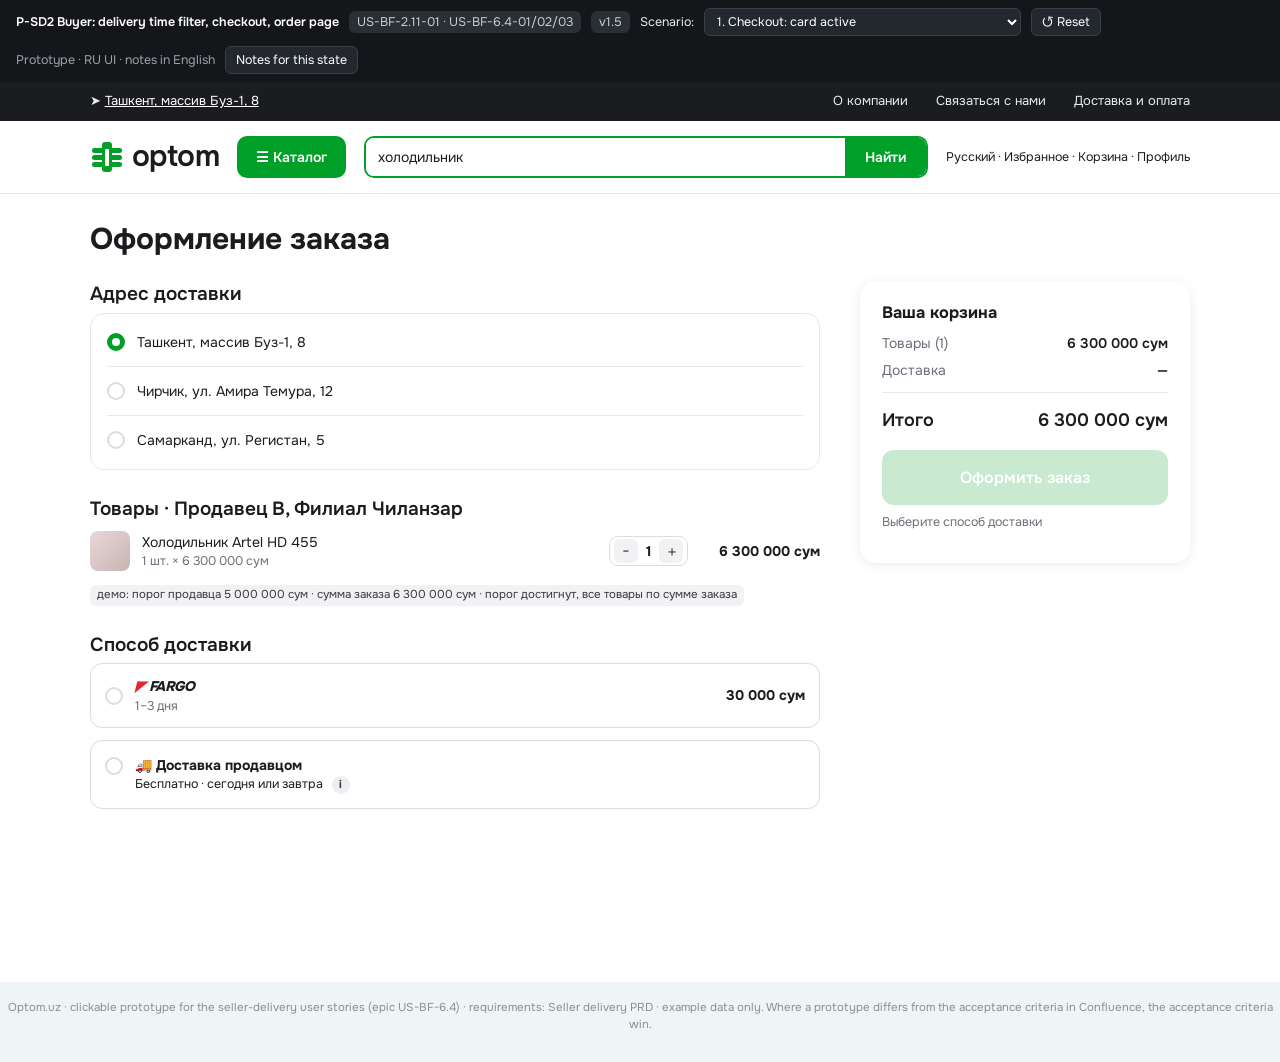
<file: p-sd2-buyer.html>
<!doctype html>
<html lang="ru"><head><meta charset="utf-8"><meta name="robots" content="noindex,nofollow"><meta name="viewport" content="width=device-width,initial-scale=1">
<title>P-SD2 Buyer: filter, checkout, order</title>
<link rel="preconnect" href="https://fonts.googleapis.com"><link href="https://fonts.googleapis.com/css2?family=Onest:wght@400;500;600;700&display=swap" rel="stylesheet">
<style>/* Optom.uz prototype base — colours and components taken from the Figma exports (Seller website, Buyer website, Super Admin Old) */
:root{
  --green:#00a028; --green-600:#008a22; --green-50:#e6f6ea; --green-100:#cdeed5;
  --ink:#1b1c1f; --ink-2:#38383b; --muted:#6b7079; --muted-2:#8b9189; --line:#e7e9ec; --line-2:#d9dce1;
  --bg:#f3f4f6; --card:#ffffff; --red:#d92d20; --red-50:#fdecec; --amber:#ca8504; --amber-50:#fef7c3;
  --blue:#0c75ed; --blue-50:#e8f2fe; --violet:#7a5af8; --violet-50:#f1edff;
  --radius:12px; --radius-sm:8px;
  --font:"Onest",-apple-system,BlinkMacSystemFont,"Segoe UI",Roboto,sans-serif;
}
*{box-sizing:border-box}
html,body{margin:0;padding:0}
body{font-family:var(--font);font-size:14px;line-height:1.45;color:var(--ink);background:var(--bg)}
button,input,select,textarea{font:inherit;color:inherit}
a{color:var(--green);text-decoration:none}
/* ---- prototype harness bar ---- */
.pbar{position:sticky;top:0;z-index:50;display:flex;flex-wrap:wrap;align-items:center;gap:10px;padding:8px 16px;background:#14161a;color:#e9ecef;font-size:12.5px}
.pbar b{color:#fff;font-weight:600}
.pbar .tag{background:#2a2e35;border-radius:6px;padding:2px 8px;color:#c6cbd2}
.pbar select{background:#23272e;border:1px solid #3a3f47;border-radius:6px;color:#fff;padding:4px 8px;max-width:420px}
.pbar .sp{flex:1}
.pbar button{background:#23272e;border:1px solid #3a3f47;border-radius:6px;color:#fff;padding:4px 10px;cursor:pointer}
.pbar button.on{background:var(--green);border-color:var(--green)}
.notes{position:fixed;right:16px;bottom:16px;width:380px;max-height:60vh;overflow:auto;z-index:60;background:#fffef5;border:1px solid #eadf9f;border-radius:12px;box-shadow:0 12px 30px rgba(0,0,0,.18);padding:14px 16px;font-size:12.5px;display:none}
.notes.show{display:block}
.notes h4{margin:0 0 6px;font-size:13px}
.notes ul{margin:4px 0 0 16px;padding:0}
.notes li{margin:3px 0}
.notes .src{color:#6b6200;font-size:11.5px;margin-top:8px}
/* ---- seller / admin shell ---- */
.shell{display:grid;grid-template-columns:232px 1fr;min-height:calc(100vh - 40px)}
.side{padding:18px 14px;display:flex;flex-direction:column;gap:2px}
.logo{display:flex;align-items:center;gap:8px;font-weight:600;font-size:26px;letter-spacing:-.5px;margin:0 6px 22px;color:var(--ink)}
.logo svg{flex:none}
.side .grp{font-size:11px;font-weight:600;color:var(--muted);letter-spacing:.04em;text-transform:uppercase;margin:14px 10px 6px}
.nav{display:flex;align-items:center;gap:10px;padding:9px 10px;border-radius:10px;color:var(--ink-2);cursor:default}
.nav.on{background:#fff;box-shadow:0 1px 2px rgba(0,0,0,.05);color:var(--ink);font-weight:500}
.nav svg{width:18px;height:18px;stroke:currentColor;fill:none;stroke-width:1.6;opacity:.8}
.side .me{margin-top:auto;background:#fff;border-radius:12px;padding:10px;display:flex;gap:10px;align-items:center}
.ava{width:34px;height:34px;border-radius:50%;background:#d7dbe0;display:grid;place-items:center;font-weight:600;color:#555;flex:none}
.me small{display:block;color:var(--green);font-size:12px}
.main{padding:16px 24px 40px 8px;min-width:0}
.top{display:flex;align-items:center;gap:10px;margin-bottom:14px}
.iconbtn{width:34px;height:34px;border-radius:9px;background:#fff;border:1px solid var(--line);display:grid;place-items:center}
.crumbs{color:var(--muted);font-size:13px;display:flex;gap:8px;align-items:center}
.crumbs b{color:var(--ink);font-weight:500}
.top .sp{flex:1}
.lang{background:#fff;border:1px solid var(--line);border-radius:9px;padding:6px 12px;font-size:13px}
.h1{font-size:26px;font-weight:600;margin:6px 0 14px;display:flex;align-items:center;gap:10px}
/* ---- components ---- */
.card{background:var(--card);border-radius:var(--radius);padding:20px 22px;box-shadow:0 1px 2px rgba(16,24,40,.04)}
.card+.card{margin-top:12px}
.card h3{margin:0 0 4px;font-size:18px;font-weight:600}
.sub{color:var(--muted);margin:0}
.row{display:flex;gap:12px;align-items:center}
.grid2{display:grid;grid-template-columns:1fr 1fr;gap:14px}
.sec{display:grid;grid-template-columns:240px 1fr;gap:24px;padding:20px 0;border-top:1px solid var(--line)}
.sec>.lbl{font-weight:600}
.sec>.lbl .sub{font-weight:400;font-size:13px;margin-top:4px}
.field{display:flex;flex-direction:column;gap:6px;margin-bottom:14px}
.field label{font-size:13px;font-weight:500}
.inp{border:1px solid var(--line-2);border-radius:10px;padding:10px 12px;background:#fff;outline:none;width:100%}
.inp:focus{border-color:var(--green);box-shadow:0 0 0 3px var(--green-50)}
.inp.err{border-color:var(--red)}
.inp[disabled]{background:#f6f7f9;color:var(--muted)}
.err-t{color:var(--red);font-size:12.5px}
.hint{color:var(--muted);font-size:12.5px}
.btn{border:1px solid transparent;border-radius:10px;padding:10px 18px;font-weight:600;cursor:pointer;display:inline-flex;align-items:center;gap:8px;white-space:nowrap}
.btn.pri{background:var(--green);color:#fff}
.btn.pri:hover{background:var(--green-600)}
.btn.pri[disabled]{background:#9fd8ad;cursor:not-allowed}
.btn.out{background:#fff;border-color:var(--line-2);color:var(--ink)}
.btn.soft{background:var(--green-50);color:var(--green)}
.btn.dan{background:var(--red-50);color:var(--red)}
.btn.danfill{background:var(--red);color:#fff}
.btn.link{background:none;padding:6px 4px;color:var(--green)}
.btn.sm{padding:6px 12px;font-size:13px;border-radius:8px}
.btn[disabled]{opacity:.55;cursor:not-allowed}
.pill{display:inline-flex;align-items:center;gap:6px;border-radius:8px;padding:3px 9px;font-size:12.5px;font-weight:500;border:1px solid transparent}
.pill::before{content:"";width:6px;height:6px;border-radius:50%;background:currentColor}
.pill.g{background:var(--green-50);color:var(--green);border-color:var(--green-100)}
.pill.v{background:var(--violet-50);color:var(--violet);border-color:#ddd3ff}
.pill.a{background:#fff6e0;color:#b54708;border-color:#fde7b0}
.pill.r{background:var(--red-50);color:var(--red);border-color:#f9c9c4}
.pill.n{background:#f1f2f4;color:var(--ink-2);border-color:var(--line)}
.pill.b{background:var(--blue-50);color:var(--blue);border-color:#c9e0fd}
.alert{border-radius:12px;padding:14px 16px;display:flex;gap:12px;align-items:flex-start;border-left:4px solid}
.alert .ic{width:22px;height:22px;border-radius:50%;display:grid;place-items:center;color:#fff;font-weight:700;font-size:13px;flex:none}
.alert.w{background:var(--amber-50);border-color:var(--amber)} .alert.w .ic{background:var(--amber)}
.alert.e{background:var(--red-50);border-color:var(--red)} .alert.e .ic{background:var(--red)}
.alert.i{background:var(--blue-50);border-color:var(--blue)} .alert.i .ic{background:var(--blue)}
.alert.s{background:var(--green-50);border-color:var(--green)} .alert.s .ic{background:var(--green)}
.alert b{display:block;margin-bottom:2px}
.toggle{position:relative;width:40px;height:22px;border-radius:12px;background:#d0d4da;border:none;cursor:pointer;flex:none;transition:.15s}
.toggle::after{content:"";position:absolute;top:3px;left:3px;width:16px;height:16px;border-radius:50%;background:#fff;transition:.15s;box-shadow:0 1px 2px rgba(0,0,0,.2)}
.toggle.on{background:var(--green)}
.toggle.on::after{left:21px}
.toggle[disabled]{opacity:.45;cursor:not-allowed}
.chk{display:flex;gap:10px;align-items:flex-start;cursor:pointer;margin:8px 0}
.chk input{width:18px;height:18px;accent-color:var(--green);margin-top:2px;flex:none}
table.t{width:100%;border-collapse:collapse}
table.t th{background:#f6f7f9;text-align:left;font-size:12.5px;font-weight:500;color:var(--muted);padding:10px 12px}
table.t td{border-top:1px solid var(--line);padding:12px;vertical-align:middle}
.kv{display:flex;gap:10px;padding:12px 0;border-top:1px solid var(--line);align-items:flex-start}
.kv:first-of-type{border-top:none}
.kv .k{color:var(--muted)}
.kv svg{width:20px;height:20px;stroke:var(--muted);fill:none;stroke-width:1.6;flex:none;margin-top:1px}
.modal-bg{position:fixed;inset:0;background:rgba(16,18,22,.45);display:grid;place-items:center;z-index:40;padding:20px}
.modal{background:#fff;border-radius:16px;width:min(560px,100%);max-height:90vh;overflow:auto;padding:22px 24px;box-shadow:0 20px 50px rgba(0,0,0,.25)}
.modal h3{margin:0 0 6px;font-size:19px}
.modal .acts{display:flex;justify-content:flex-end;gap:10px;margin-top:18px}
.toast{position:fixed;left:50%;bottom:24px;transform:translateX(-50%);background:#1b1c1f;color:#fff;border-radius:10px;padding:10px 16px;z-index:70;box-shadow:0 10px 30px rgba(0,0,0,.25);font-size:13.5px}
.digits{display:flex;gap:6px;align-items:flex-end}
.digit{background:#eceef1;border-radius:10px;width:42px;height:52px;display:grid;place-items:center;font-size:24px;font-weight:600}
.dsep{font-size:24px;font-weight:600;padding:0 4px 12px}
.ycard{border:1.5px solid var(--line-2);border-radius:12px;padding:12px 14px;display:flex;gap:12px;align-items:center;cursor:pointer;background:#fff}
.ycard.on{border-color:var(--green);background:var(--green-50)}
.ycard .r{width:18px;height:18px;border-radius:50%;border:2px solid var(--line-2);flex:none}
.ycard.on .r{border:5px solid var(--green)}
.ycard[aria-disabled=true]{opacity:.5;cursor:not-allowed}
.yglogo{font-weight:700;letter-spacing:-.3px}
.yglogo i{font-style:italic;font-weight:800}
.code-big{font-size:30px;letter-spacing:6px;font-weight:700;background:#f6f7f9;border-radius:10px;padding:8px 14px;display:inline-block}
.steps{display:flex;justify-content:space-between;position:relative;margin:6px 0 4px}
.steps::before{content:"";position:absolute;left:20px;right:20px;top:17px;height:2px;background:var(--line)}
.step{position:relative;text-align:center;flex:1;color:var(--muted);font-size:13px}
.step .dot{width:36px;height:36px;border-radius:10px;margin:0 auto 6px;background:#fff;border:1.5px solid var(--line-2);display:grid;place-items:center}
.step.on{color:var(--green);font-weight:500}
.step.on .dot{background:var(--green-50);border-color:var(--green)}
.timeline .it{display:flex;gap:12px;padding:8px 0}
.timeline .it .d{width:30px;height:30px;border-radius:50%;background:#f1f2f4;display:grid;place-items:center;flex:none;font-size:13px}
.timeline .it small{display:block;color:var(--muted)}
.muted{color:var(--muted)}
.small{font-size:12.5px}
.mt8{margin-top:8px}.mt12{margin-top:12px}.mt16{margin-top:16px}.mb0{margin-bottom:0}
.spin{width:16px;height:16px;border:2px solid #c8ead1;border-top-color:var(--green);border-radius:50%;animation:sp 0.8s linear infinite;display:inline-block}
@keyframes sp{to{transform:rotate(360deg)}}
.ann{outline:2px dashed #f0b400;outline-offset:3px;border-radius:12px}

:root{--blue:#0c75ed;--ab:#eef5f7}
body{background:var(--ab)}
.ash{display:grid;grid-template-columns:232px 1fr;min-height:calc(100vh - 44px)}
.aside{background:#fff;padding:22px 16px}
.aside .logo{font-size:27px;margin:0 0 28px 12px}
.anav{display:flex;align-items:center;gap:12px;padding:10px 14px;border-radius:10px;font-weight:500;color:#1b1c1f;cursor:default;margin-bottom:4px}
.anav svg{width:20px;height:20px;fill:none;stroke:currentColor;stroke-width:1.6}
.anav.on{background:var(--blue);color:#fff}
.anav .ch{margin-left:auto;font-size:11px;opacity:.6}
.asub{padding:8px 14px 8px 48px;border-radius:8px;color:#4b5563;font-size:14px;margin-bottom:2px;cursor:pointer}
.asub.on{background:#e8f1fd;color:var(--blue);font-weight:500}
.atop{display:flex;justify-content:flex-end;gap:12px;align-items:center;padding:16px 28px;background:#fff}
.abox{border:1px solid var(--line);border-radius:10px;padding:8px 12px;display:flex;gap:8px;align-items:center;background:#fff}
.abox select{border:none;font:inherit;background:transparent;font-weight:500;outline:none}
.apanel{background:#fff;border-radius:14px;margin:24px 28px;padding:24px 26px}
.apanel h1{font-size:24px;margin:0 0 18px;font-weight:600;display:flex;align-items:center;gap:12px}
.apanel h1 .btn{font-size:14px}
.back{width:30px;height:30px;border-radius:50%;display:inline-flex;align-items:center;justify-content:center;color:#555;cursor:pointer}
.tabs{display:flex;gap:6px;border-bottom:1px solid var(--line);margin-bottom:18px}
.tab{padding:10px 14px;cursor:pointer;color:var(--muted);font-weight:500;border-bottom:2px solid transparent;margin-bottom:-1px}
.tab.on{color:var(--ink);border-bottom-color:var(--green)}
.tab .cnt{background:#fde8e7;color:var(--red);border-radius:10px;padding:1px 7px;font-size:12px;margin-left:6px}
.flt{display:flex;gap:10px;margin-bottom:14px;flex-wrap:wrap}
.flt .s{display:flex;flex:1;min-width:260px;border:1px solid var(--green);border-radius:10px;overflow:hidden}
.flt .s input{flex:1;border:none;padding:9px 12px;outline:none;font:inherit}
.flt .s button{background:var(--green);color:#fff;border:none;padding:0 18px;font-weight:600;font:inherit}
.gsel{background:#f2f3f5;border:none;border-radius:10px;padding:9px 12px;font:inherit;min-width:190px}
.chip{display:inline-block;border-radius:5px;padding:2px 8px;font-size:12px;color:#fff;font-weight:500;white-space:nowrap}
.c-blue{background:#1d5fd1}.c-or{background:#f0a020}.c-pur{background:#7a29e0}.c-cy{background:#16a3d9}.c-gr{background:#1fa83c}.c-red{background:#d92d20}.c-gray{background:#5f6368}
.go{width:30px;height:30px;border-radius:50%;background:#e6f6ea;color:var(--green);display:inline-flex;align-items:center;justify-content:center;cursor:pointer;font-weight:700}
.gin{background:#f2f3f5;border-radius:10px;padding:10px 12px;color:#4b5563;min-height:40px}
.g3{display:grid;grid-template-columns:repeat(3,1fr);gap:14px}
.att{border:1px solid var(--line);border-radius:12px;margin-top:12px;overflow:hidden}
.att .hd{display:flex;align-items:center;gap:10px;padding:12px 16px;background:#fafbfc;border-bottom:1px solid var(--line)}
.att .bd{padding:14px 16px}
.prices{display:grid;grid-template-columns:repeat(4,1fr);gap:10px;margin:12px 0}
.pr{border:1px solid var(--line);border-radius:10px;padding:10px 12px}
.pr small{display:block;color:var(--muted);font-size:12px}
.pr b{font-size:17px;font-weight:600}
.pr.hl{border-color:#f5c26b;background:#fffaf0}
.dl{display:grid;grid-template-columns:repeat(3,1fr);gap:6px 18px;font-size:13.5px}
.dl div span{color:var(--muted)}
.log{background:#0f1720;color:#d6e2ee;border-radius:10px;padding:12px;font:12px/1.5 ui-monospace,Menlo,monospace;max-height:340px;overflow:auto;white-space:pre-wrap}
.log .m{color:#7dd3fc}.log .ok{color:#86efac}.log .bad{color:#fca5a5}
.swrow{display:flex;align-items:flex-start;gap:16px;padding:16px 0;border-bottom:1px solid var(--line)}
.swrow .tx{flex:1}
.mono{font-family:ui-monospace,Menlo,monospace;font-size:12.5px}
.ro-note{font-size:12.5px;color:var(--muted);background:#f6f7f9;border-radius:8px;padding:6px 10px;display:inline-block}
.radio-l{display:flex;gap:10px;align-items:flex-start;border:1px solid var(--line);border-radius:10px;padding:10px 12px;margin-top:8px;cursor:pointer}
.radio-l.on{border-color:var(--green);background:var(--green-50)}
textarea.inp{min-height:76px;resize:vertical}

.og{display:grid;grid-template-columns:1fr 330px;gap:12px;align-items:start}
.prod{display:flex;align-items:center;gap:12px}
.thumb{width:40px;height:40px;border-radius:8px;background:linear-gradient(135deg,#e8d8d8,#c9b3b3)}
.price-line{background:#f6f7f9;border-radius:10px;padding:10px 12px;margin-top:12px;font-size:13.5px}
.price-line b{font-weight:600}
.preset{border:1.5px solid var(--line-2);border-radius:10px;padding:10px 12px;cursor:pointer;display:flex;gap:10px;align-items:center}
.preset.on{border-color:var(--green);background:var(--green-50)}
.preset .r{width:16px;height:16px;border-radius:50%;border:2px solid var(--line-2);flex:none}
.preset.on .r{border:5px solid var(--green)}
.presets{display:grid;grid-template-columns:1fr 1fr;gap:8px}
.courier{display:flex;gap:14px;align-items:center;background:#f6f7f9;border-radius:12px;padding:12px 14px}
.cnt{font-variant-numeric:tabular-nums;font-weight:600}

.buyer{background:#fff;min-height:100vh}
.strip{background:#1b1c1f;color:#e9ecef;font-size:13px;display:flex;justify-content:space-between;padding:10px 7%}
.strip span+span{margin-left:28px}
.bh{display:flex;align-items:center;gap:18px;padding:14px 7%;border-bottom:1px solid var(--line)}
.bh .logo{margin:0;font-size:30px}
.srch{flex:1;display:flex;border:2px solid var(--green);border-radius:10px;overflow:hidden}
.srch input{flex:1;border:none;padding:9px 12px;outline:none}
.srch button{background:var(--green);color:#fff;border:none;padding:0 20px;font-weight:600}
.wrapb{padding:24px 7% 60px}
.cg{display:grid;grid-template-columns:1fr 330px;gap:40px;align-items:start}
.blk{margin-bottom:26px}
.blk h2{font-size:19px;margin:0 0 4px;font-weight:600}
.box{border:1px solid var(--line);border-radius:14px;padding:4px 16px}
.opt{display:flex;gap:12px;align-items:center;padding:14px 0}
.opt+.opt{border-top:1px solid var(--line)}
.radio{width:18px;height:18px;border-radius:50%;border:2px solid var(--line-2);flex:none}
.radio.on{border:5px solid var(--green)}
.tiles{display:grid;grid-template-columns:repeat(4,1fr);gap:10px;margin-top:12px}
.tile{border:1px solid var(--line-2);border-radius:12px;padding:14px;height:84px;display:flex;flex-direction:column;justify-content:space-between;cursor:pointer;background:#fff}
.tile.on{border-color:var(--green);background:var(--green-50)}
.tile .lg{font-size:17px}
.sumc{border-radius:16px;box-shadow:0 2px 12px rgba(16,24,40,.08);padding:20px 22px}
.sumc .ln{display:flex;justify-content:space-between;margin:7px 0;color:var(--muted)}
.sumc .ln b{color:var(--ink);font-weight:600}
.sumc .tot{display:flex;justify-content:space-between;border-top:1px solid var(--line);padding-top:14px;margin-top:12px;font-size:18px;font-weight:600}
.big{width:100%;justify-content:center;padding:15px;font-size:16px;border-radius:12px;margin-top:16px}
.ygopts{display:grid;gap:8px;margin-top:12px}
.valid{display:flex;align-items:center;gap:10px;font-size:13px;color:var(--muted);margin-top:10px}
.demo{background:#fff3c4;border:1px dashed #d9b400;color:#6b5600;border-radius:6px;padding:2px 8px;font-size:11.5px;cursor:pointer}
.adr{display:grid;grid-template-columns:repeat(4,1fr);gap:10px}
.oc{display:grid;grid-template-columns:1fr 330px;gap:40px;align-items:start}
.track{border:1px solid var(--line);border-radius:14px;padding:16px 18px;margin-top:14px}
/* ---- seller-delivery additions ---- */
.phonewrap{display:flex;justify-content:center;padding:24px 0 40px}
.phone{width:390px;min-height:780px;border:11px solid #15171a;border-radius:44px;background:#f3f4f6;overflow:hidden;position:relative;box-shadow:0 20px 50px rgba(0,0,0,.18)}
.phone .sb{height:34px;display:flex;justify-content:space-between;align-items:center;padding:0 22px;font-size:13px;font-weight:600;background:#fff}
.phone .ah{background:#fff;padding:10px 16px 12px;display:flex;align-items:center;gap:10px;border-bottom:1px solid var(--line)}
.phone .ah b{font-size:17px}
.phone .pc{padding:12px}
.phone .card{padding:14px 14px;border-radius:14px}
.phone .btn{padding:11px 14px}
.phone .tabbar{position:absolute;left:0;right:0;bottom:0;background:#fff;border-top:1px solid var(--line);display:flex;justify-content:space-around;padding:8px 0 14px;font-size:11px;color:var(--muted)}
.phone .tabbar .on{color:var(--green);font-weight:600}
.phone .sheet{position:absolute;left:0;right:0;bottom:0;background:#fff;border-radius:20px 20px 0 0;padding:18px 16px 26px;box-shadow:0 -10px 30px rgba(0,0,0,.15);z-index:5}
.cityrow{display:grid;grid-template-columns:1fr 200px 34px;gap:8px;align-items:center;margin-top:8px}
.brblock{border:1px solid var(--line);border-radius:12px;padding:12px 14px;margin-top:10px}
.brblock.on{border-color:var(--green-100);background:#fbfefb}
.x{width:34px;height:38px;border-radius:9px;border:1px solid var(--line-2);background:#fff;cursor:pointer;color:var(--muted)}
.counter{float:right;color:var(--muted);font-size:12px}
.sdcard{border:1.5px solid var(--line-2);border-radius:12px;padding:14px;display:flex;gap:12px;align-items:flex-start;cursor:pointer;background:#fff;margin-top:12px}
.sdcard.on{border-color:var(--green);background:var(--green-50)}
.sdcard.off{background:#f6f7f9;cursor:not-allowed;color:var(--muted)}
.sdcard .r{width:18px;height:18px;border-radius:50%;border:2px solid var(--line-2);flex:none;margin-top:2px}
.sdcard.on .r{border:5px solid var(--green)}
.sdcard .why{color:var(--red);font-size:13px;margin-top:4px}
.info{display:inline-grid;place-items:center;width:18px;height:18px;border-radius:50%;background:#eceef1;color:var(--ink-2);font-size:11px;font-weight:700;cursor:pointer;margin-left:6px;vertical-align:middle}
.tip{background:#1b1c1f;color:#fff;border-radius:10px;padding:10px 12px;font-size:12.5px;margin-top:8px;max-width:420px}
.overdue{color:var(--red);font-weight:600}
.dflt{border:1px solid var(--line);border-radius:14px;padding:16px;background:#fff}
.dflt h4{margin:14px 0 8px;font-size:15px}
.dflt h4:first-child{margin-top:0}
.fopt{display:flex;align-items:center;gap:10px;padding:6px 0;cursor:pointer}
.fopt .radio{width:18px;height:18px}
.chipf{display:inline-block;border:1px solid var(--line);border-radius:18px;padding:5px 12px;margin:0 6px 6px 0;font-size:13px;background:#f6f7f9}
.pgrid{display:grid;grid-template-columns:repeat(3,1fr);gap:14px}
.pcard{background:#fff;border:1px solid var(--line);border-radius:14px;padding:10px}
.pcard .img{height:120px;border-radius:10px;background:linear-gradient(135deg,#eef0ec,#d9dfd6);margin-bottom:8px}
.pcard .pr{font-weight:700;font-size:16px}
.ptag{display:inline-block;font-size:11.5px;border-radius:6px;padding:2px 7px;background:#f1f2f4;color:var(--ink-2);margin-top:6px}
.empty{text-align:center;color:var(--muted);padding:50px 0}
.addrpick{position:fixed;inset:0;background:rgba(16,18,22,.45);display:grid;place-items:center;z-index:45}
.reasons label{display:flex;gap:10px;align-items:center;border:1px solid var(--line);border-radius:10px;padding:10px 12px;margin-top:8px;cursor:pointer}
.reasons label.on{border-color:var(--green);background:var(--green-50)}
.notif{background:#fff;border-radius:16px;box-shadow:0 10px 30px rgba(0,0,0,.15);padding:12px 14px;display:flex;gap:10px;max-width:360px}
.notif .ic2{width:36px;height:36px;border-radius:10px;background:var(--green);color:#fff;display:grid;place-items:center;font-weight:700;flex:none}
.qty{display:inline-flex;align-items:center;gap:8px;border:1px solid var(--line-2);border-radius:9px;padding:2px 4px}
.qty button{width:24px;height:24px;border:0;background:#f1f2f4;border-radius:6px;cursor:pointer;font-size:14px}
.cline .lsum{min-width:120px;text-align:right}
.cline.dim{opacity:.6}
.aside2{border:1px dashed var(--line-2);border-radius:12px;padding:10px 12px 12px;margin-top:14px;background:#fafbfc}
.warn2{color:#b54708;margin-top:4px}
</style></head><body>
<div id="app"></div><p style="text-align:center;color:#8b9189;font-size:11.5px;margin:18px 0 28px">Optom.uz · clickable prototype for the seller-delivery user stories (epic US-BF-6.4) · requirements: Seller delivery PRD · example data only. Where a prototype differs from the acceptance criteria in Confluence, the acceptance criteria win.</p>
<script>// Prototype harness: scenario picker, notes panel, toasts, icons, seller shell
const $ = (s, r = document) => r.querySelector(s);
const esc = s => String(s).replace(/[&<>"]/g, c => ({ "&": "&amp;", "<": "&lt;", ">": "&gt;", '"': "&quot;" }[c]));
const som = n => Math.round(n).toLocaleString("ru-RU").replace(/,/g, " ") + " сум";
const ICON = {
  chart: '<svg viewBox="0 0 24 24"><path d="M4 20V10M10 20V4M16 20v-7M22 20H2"/></svg>',
  box: '<svg viewBox="0 0 24 24"><path d="M21 8l-9-5-9 5 9 5 9-5zM3 8v8l9 5 9-5V8M12 13v8"/></svg>',
  list: '<svg viewBox="0 0 24 24"><rect x="4" y="3" width="16" height="18" rx="2"/><path d="M8 8h8M8 12h8M8 16h5"/></svg>',
  chat: '<svg viewBox="0 0 24 24"><path d="M4 5h16v11H8l-4 4z"/></svg>',
  users: '<svg viewBox="0 0 24 24"><circle cx="9" cy="8" r="3"/><path d="M3 20c0-3 3-5 6-5s6 2 6 5M16 11a3 3 0 1 0 0-6M21 20c0-2-1.5-4-4-4.6"/></svg>',
  store: '<svg viewBox="0 0 24 24"><path d="M3 9l2-5h14l2 5M4 9v11h16V9M3 9h18M9 20v-6h6v6"/></svg>',
  gear: '<svg viewBox="0 0 24 24"><circle cx="12" cy="12" r="3"/><path d="M12 2v3M12 19v3M4.2 4.2l2.1 2.1M17.7 17.7l2.1 2.1M2 12h3M19 12h3M4.2 19.8l2.1-2.1M17.7 6.3l2.1-2.1"/></svg>',
  spark: '<svg viewBox="0 0 24 24"><path d="M12 3l2 6 6 2-6 2-2 6-2-6-6-2 6-2z"/></svg>',
  truck: '<svg viewBox="0 0 24 24"><path d="M2 6h12v10H2zM14 10h4l3 3v3h-7"/><circle cx="6" cy="18" r="2"/><circle cx="17" cy="18" r="2"/></svg>',
  pin: '<svg viewBox="0 0 24 24"><path d="M12 22s7-7 7-12a7 7 0 1 0-14 0c0 5 7 12 7 12z"/><circle cx="12" cy="10" r="2.5"/></svg>',
  phone: '<svg viewBox="0 0 24 24"><path d="M5 3h4l2 5-3 2a12 12 0 0 0 6 6l2-3 5 2v4a2 2 0 0 1-2 2A18 18 0 0 1 3 5a2 2 0 0 1 2-2z"/></svg>',
  cal: '<svg viewBox="0 0 24 24"><rect x="3" y="5" width="18" height="16" rx="2"/><path d="M3 10h18M8 3v4M16 3v4"/></svg>',
  card: '<svg viewBox="0 0 24 24"><rect x="2" y="5" width="20" height="14" rx="2"/><path d="M2 10h20"/></svg>',
  msg: '<svg viewBox="0 0 24 24"><path d="M4 5h16v11H8l-4 4z"/></svg>',
  user: '<svg viewBox="0 0 24 24"><circle cx="12" cy="8" r="4"/><path d="M4 21c0-4 4-6 8-6s8 2 8 6"/></svg>',
  bell: '<svg viewBox="0 0 24 24"><path d="M6 16V11a6 6 0 0 1 12 0v5l2 2H4zM10 21h4"/></svg>',
  globe: '<svg viewBox="0 0 24 24"><circle cx="12" cy="12" r="9"/><path d="M3 12h18M12 3c3 3 3 15 0 18M12 3c-3 3-3 15 0 18"/></svg>',
  side: '<svg viewBox="0 0 24 24"><rect x="3" y="4" width="18" height="16" rx="2"/><path d="M9 4v16"/></svg>',
};
const LOGO = '<span class="logo"><svg width="34" height="34" viewBox="0 0 34 34"><rect x="12" y="2" width="10" height="30" rx="3" fill="#00a028"/><rect x="2" y="8" width="30" height="5" rx="2.5" fill="#00a028"/><rect x="2" y="15" width="30" height="5" rx="2.5" fill="#00a028"/><rect x="2" y="22" width="30" height="5" rx="2.5" fill="#00a028"/><rect x="15" y="9" width="4" height="17" rx="1" fill="#fff"/></svg>optom</span>';
const YG = '<span class="yglogo">Yandex <i>Go</i></span>';
const FARGO = '<span style="font-weight:800;font-style:italic;letter-spacing:-.5px"><span style="color:#e3262e">◤</span> FARGO</span>';

function sellerShell(active, crumbs, content) {
  const nav = (k, ic, t) => `<div class="nav ${active === k ? "on" : ""}">${ICON[ic]}${t}</div>`;
  return `<div class="shell"><aside class="side">${LOGO}
    <div class="grp">Основное</div>${nav("an", "chart", "Аналитика")}${nav("pr", "box", "Товары")}${nav("or", "list", "Заказы")}${nav("ch", "chat", "Чаты")}
    <div class="grp">Организация</div>${nav("em", "users", "Сотрудники")}${nav("br", "store", "Филиалы")}
    <div class="grp">Система</div>${nav("se", "gear", "Настройки")}${nav("ta", "spark", "Тарифы")}
    <div class="me"><span class="ava">НА</span><div><b style="font-weight:600">Николаев А. Д.</b><small>● Подтвержден</small></div></div></aside>
    <main class="main"><div class="top"><span class="iconbtn">${ICON.side.replace("<svg", '<svg width="18" height="18" fill="none" stroke="#38383b"')}</span><div class="crumbs">${crumbs}</div><span class="sp"></span><span class="iconbtn">${ICON.bell.replace("<svg", '<svg width="18" height="18" fill="none" stroke="#38383b"')}</span><span class="lang">Русский ▾</span></div>${content}</main></div>`;
}

// ---- harness ----
const H = { scen: [], cur: null, notesOn: false };
function harness(meta, scenarios) {
  H.scen = scenarios;
  const bar = document.createElement("div"); bar.className = "pbar";
  bar.innerHTML = `<b>${esc(meta.title)}</b><span class="tag">${esc(meta.stories)}</span><span class="tag">v${meta.version}</span>
    <span>Scenario:</span><select id="scen">${scenarios.map((s, i) => `<option value="${i}">${i + 1}. ${esc(s.label)}</option>`).join("")}</select>
    <button id="reset" title="Reset the current scenario">↺ Reset</button><span class="sp"></span>
    <span style="color:#9aa1ab">Prototype · RU UI · notes in English</span>
    <button id="ntoggle">Notes for this state</button>`;
  document.body.prepend(bar);
  const notes = document.createElement("div"); notes.className = "notes"; notes.id = "notes"; document.body.append(notes);
  $("#scen").onchange = e => go(+e.target.value);
  $("#reset").onclick = () => go(+$("#scen").value);
  $("#ntoggle").onclick = () => { H.notesOn = !H.notesOn; notes.classList.toggle("show", H.notesOn); $("#ntoggle").classList.toggle("on", H.notesOn); };
  const q = new URLSearchParams(location.hash.slice(1)), qs = new URLSearchParams(location.search); go(+(q.get("s") || qs.get("s") || 0));
}
function go(i) {
  const s = H.scen[i]; if (!s) return; H.cur = s; $("#scen").value = i; history.replaceState(null, "", "#s=" + i);
  s.apply(); setNotes(s.notes, s.src);
}
function setNotes(list, src) {
  $("#notes").innerHTML = `<h4>What this state shows</h4><ul>${(list || []).map(n => `<li>${n}</li>`).join("")}</ul>${src ? `<div class="src">${src}</div>` : ""}`;
}
let toastT;
function toast(t) { let el = $(".toast"); if (!el) { el = document.createElement("div"); el.className = "toast"; document.body.append(el); } el.textContent = t; el.style.display = "block"; clearTimeout(toastT); toastT = setTimeout(() => el.style.display = "none", 3200); }
function modal(html) { closeModal(); const bg = document.createElement("div"); bg.className = "modal-bg"; bg.id = "mbg"; bg.innerHTML = `<div class="modal">${html}</div>`; document.body.append(bg); return bg; }
function closeModal() { const m = $("#mbg"); if (m) m.remove(); }

// When embedded in a narrow frame (e.g. Confluence iFrame), scale the desktop layout down to fit
(function fitFrame() {
  if (window === window.top) return;
  const apply = () => { const w = document.documentElement.clientWidth; document.documentElement.style.zoom = w < 1280 ? (w / 1280).toFixed(3) : ""; };
  apply(); window.addEventListener("resize", apply);
})();


// P-SD2 Buyer: catalogue delivery time filter, checkout card, order page
// f = product flag «Бесплатная доставка продавцом»; oos = out of stock at the branch
const GOODS = { fridge: { n: "Холодильник Artel HD 455", p: 6300000 }, chairs: { n: "Стулья офисные (комплект)", p: 450000 }, mugs: { n: "Кружки керамические", p: 35000, f: true },
  cups: { n: "Бумажные стаканы 250 мл", p: 900 }, hd290: { n: "Холодильник Artel HD 290", p: 2000000 }, hs228: { n: "Морозильник Artel HS 228", p: 1500000 },
  ac12: { n: "Кондиционер Artel 12", p: 2000000 }, chest: { n: "Морозильный ларь Artel 300", p: 3200000, oos: true } };
const L = (k, q) => ({ k, q });
const ADDR = { tash: ["Ташкент, массив Буз-1, 8", "Ташкент"], chir: ["Чирчик, ул. Амира Темура, 12", "Чирчик"], sam: ["Самарканд, ул. Регистан, 5", "Самарканд"] };
const TERM = { "Ташкент": "сегодня или завтра", "Чирчик": "2–3 дня" };
let S = {};
function reset(o) {
  closeModal(); document.querySelectorAll(".addrpick").forEach(x => x.remove());
  S = Object.assign({ view: "checkout", lines: [L("fridge", 1)], thr: 5000000, addr: "tash", method: "", tip: false, confirmFail: false, stage: "processing", filter: "any", hdrAddr: "tash", hdrCity: "", reported: false, mobile: false }, o || {});
  render();
}
function header() {
  const a = S.hdrAddr ? ADDR[S.hdrAddr][0] : S.hdrCity ? "Город: " + S.hdrCity : "Выберите город";
  return `<div class="strip"><span>➤ <a href="#" id="hdraddr" style="color:#fff;text-decoration:underline">${a}</a></span><span><span>О компании</span><span>Связаться с нами</span><span>Доставка и оплата</span></span></div>
  <div class="bh">${LOGO}<button class="btn pri">☰ Каталог</button><div class="srch"><input placeholder="Что вы ищете?" value="холодильник"><button>Найти</button></div><span class="small">Русский · Избранное · Корзина · Профиль</span></div>`;
}
// ---------- catalogue ----------
// Seller B: seller delivery from Филиал Чиланзар with an order-total threshold, so every fixed-price product of B counts for seller delivery (SPEC C2).
// Seller A: seller delivery without a threshold; the Hofmann fridge is not flagged, so only Fargo counts for it.
const CAT = [
  { n: "Смартфон Redmi Note 14", p: 3200000, sl: "Продавец A", t: { "Ташкент": 1, "Самарканд": 5, "Андижан": 5, "Чирчик": 5 }, why: "Yandex Go в Ташкенте (1 шт. проходит по габаритам), иначе Fargo" },
  { n: "Холодильник Artel HD 455", p: 6300000, sl: "Продавец B", t: { "Ташкент": 1, "Самарканд": 3, "Чирчик": 3, "Андижан": 5 }, why: "доставка продавцом (у продавца порог суммы заказа), Андижан — Fargo" },
  { n: "Стулья офисные (комплект)", p: 450000, sl: "Продавец B", t: { "Ташкент": 1, "Самарканд": 3, "Чирчик": 3, "Андижан": 5 }, why: "доставка продавцом (порог суммы заказа), Андижан — Fargo" },
  { n: "Холодильник Samsung RB33", p: 7900000, sl: "Продавец C", t: { "Ташкент": 14, "Самарканд": 14 }, why: "доставка продавцом 8–14 дней (флаг)" },
  { n: "Морозильный ларь (самовывоз)", p: 4100000, sl: "Продавец D", t: {}, why: "только самовывоз" },
  { n: "Холодильник Hofmann 2D", p: 5100000, sl: "Продавец A", t: { "Ташкент": 3, "Самарканд": 5, "Чирчик": 5 }, why: "Fargo; у продавца A нет порога, товар без флага" }];
const CITIES = ["Ташкент", "Самарканд", "Андижан", "Чирчик"];
function buyerCity() { return S.hdrAddr ? ADDR[S.hdrAddr][1] : (S.hdrCity || null); }
function catalogue() {
  const city = buyerCity();
  const lim = { today: 1, week: 7 }[S.filter];
  const list = CAT.filter(p => !lim || (city && p.t[city] && p.t[city] <= lim));
  const opt = (k, t) => `<div class="fopt" data-f="${k}"><span class="radio ${S.filter === k ? "on" : ""}"></span>${t}</div>`;
  return `<div class="buyer">${header()}<div class="wrapb"><div class="small muted">Главная › Бытовая техника › Холодильники</div><h1 style="font-size:28px;margin:8px 0 18px">Холодильники <span class="muted small">${list.length} товаров</span></h1>
    <div style="display:grid;grid-template-columns:260px 1fr;gap:24px;align-items:start"><div class="dflt"><h4>Цена, сум</h4><div class="row"><input class="inp" placeholder="от"><input class="inp" placeholder="до"></div>
      <h4>Срок доставки</h4>${opt("today", "Сегодня или завтра")}${opt("week", "До 7 дней")}${opt("any", "Любой")}
      <h4>Бренд</h4><span class="chipf">Artel</span><span class="chipf">Samsung</span><span class="chipf">Hofmann</span><span class="chipf">LG</span>
      <div class="mt12"><button class="btn link sm" id="freset">Сбросить</button></div></div>
    <div>${list.length ? `<div class="pgrid">${list.map(p => `<div class="pcard"><div class="img"></div><div class="pr">${som(p.p)}</div><div>${p.n}</div><div class="small muted">${p.sl}</div><span class="ptag" title="Prototype only">демо: ${city && p.t[city] ? (p.t[city] === 1 ? "1 день" : "до " + p.t[city] + " дн.") : "нет доставки"} · ${p.why}</span></div>`).join("")}</div>`
      : `<div class="empty">Ничего не найдено. Попробуйте изменить фильтры.</div>`}</div></div></div></div>`;
}
// Header city choice of the City and catalogue filters PRD: a saved address, or only a city (M-FL8). From the filter it shows M-SD25 on top.
function addrPicker(fromFilter, cityMode) {
  document.querySelectorAll(".addrpick").forEach(x => x.remove());
  const el = document.createElement("div"); el.className = "addrpick";
  const rows = cityMode
    ? CITIES.map(c => `<div class="opt" data-c="${c}" style="cursor:pointer;border-top:1px solid var(--line)"><span class="radio"></span>${c}</div>`).join("")
    : Object.entries(ADDR).map(([k, v]) => `<div class="opt" data-a="${k}" style="cursor:pointer;border-top:1px solid var(--line)"><span class="radio"></span>${v[0]}</div>`).join("")
      + `<div class="opt" id="apcity" style="cursor:pointer;border-top:1px solid var(--line);color:var(--blue)">Выбрать только город</div>`;
  el.innerHTML = `<div class="modal"><h3>${cityMode ? "Выберите город" : "Ваш город"}</h3>${fromFilter ? '<p class="sub">Выберите город, чтобы показать товары по сроку доставки</p>' : ""}
    ${rows}<div class="acts"><button class="btn out" id="apclose">Закрыть</button></div></div>`;
  document.body.append(el);
  el.querySelectorAll("[data-a]").forEach(x => x.onclick = () => { S.hdrAddr = x.dataset.a; S.hdrCity = ""; S.filter = S.pending; el.remove(); render(); });
  el.querySelectorAll("[data-c]").forEach(x => x.onclick = () => { S.hdrCity = x.dataset.c; S.hdrAddr = ""; S.filter = S.pending; el.remove(); render(); });
  const ac = $("#apcity", el); if (ac) ac.onclick = () => addrPicker(fromFilter, true);
  $("#apclose", el).onclick = () => { el.remove(); if (fromFilter) S.filter = "any"; render(); };
}
// ---------- checkout ----------
// v1.5 rules (SPEC C1, C3): one branch of Продавец B. Order total = Σ price × qty of the in-stock lines, before promo codes.
// Total ≥ threshold → every line qualifies (basis «сумма заказа»); otherwise only flagged lines (basis «флаг»).
// Out-of-stock lines go to «Нет в наличии» for every method and never count.
function lineSum(l) { return GOODS[l.k].p * l.q; }
function calc() {
  const inStock = S.lines.filter(l => !GOODS[l.k].oos), oos = S.lines.filter(l => GOODS[l.k].oos);
  const total = inStock.reduce((a, l) => a + lineSum(l), 0);
  const thrMet = !!S.thr && total >= S.thr;
  const qual = inStock.filter(l => thrMet || GOODS[l.k].f), notQ = inStock.filter(l => !(thrMet || GOODS[l.k].f));
  return { inStock, oos, total, thrMet, qual, notQ };
}
function sdState() {
  if (!S.addr) return ["off", "Добавьте адрес доставки"];
  const city = ADDR[S.addr][1];
  if (!TERM[city]) return ["off", "Продавец не доставляет по этому адресу"];
  const c = calc();
  if (!c.qual.length) return ["off", S.thr ? `Бесплатная доставка продавцом для заказов от ${som(S.thr)}` : "Эти товары продавец не доставляет бесплатно"];
  return ["on", "Бесплатно · " + TERM[city], c.notQ.length ? `Товаров без доставки продавцом: ${c.notQ.length}. Они останутся в корзине.` : ""];
}
function lineRow(l, mode) {
  const g = GOODS[l.k], dim = mode !== "in";
  const step = mode === "oos" ? "" : `<span class="qty"><button data-dec="${l.k}">−</button><b>${l.q}</b><button data-inc="${l.k}">＋</button></span>`;
  return `<div class="row mt8 cline ${dim ? "dim" : ""}"><span class="thumb"></span><div style="flex:1">${g.n}${g.f ? ' <span class="ptag" style="margin:0 0 0 4px">флаг · демо</span>' : ""}<div class="small muted">${l.q} шт. × ${som(g.p)}</div></div>${step}<b class="lsum">${som(lineSum(l))}</b></div>`;
}
function aside(title, lines, mode) {
  if (!lines.length) return "";
  return `<div class="aside2"><div class="row" style="justify-content:space-between"><b>${title}</b><b>${som(lines.reduce((a, l) => a + lineSum(l), 0))}</b></div>${lines.map(l => lineRow(l, mode)).join("")}</div>`;
}
function checkout() {
  const [st, txt, hint] = sdState(), sel = S.method === "sd", c = calc();
  const inOrder = sel ? c.qual : c.inStock, setAside = sel ? c.notQ : [];
  const goods = inOrder.reduce((a, l) => a + lineSum(l), 0);
  const deliv = S.method === "fargo" ? 30000 : 0;
  const sd = `<div class="sdcard ${st === "off" ? "off" : sel ? "on" : ""}" id="sdc"><span class="r"></span><div style="flex:1"><b>🚚 Доставка продавцом</b>
      ${st === "on" ? `<div class="small">${txt} <span class="info" id="tipb">i</span></div>${hint ? `<div class="small warn2">${hint}</div>` : ""}` : `<div class="why">${txt}</div>`}
      ${S.tip && st === "on" ? `<div class="tip">Условия продавца: доставка до подъезда, разгрузка за счёт покупателя.</div>` : ""}</div></div>`;
  const thrInfo = `<span class="ptag" title="Prototype only">демо: порог продавца ${S.thr ? som(S.thr) : "не задан"} · сумма заказа ${som(c.total)} · ${c.thrMet ? "порог достигнут, все товары по сумме заказа" : "порог не достигнут, только товары с флагом"}</span>`;
  return `<div class="buyer">${header()}<div class="wrapb"><h1 style="font-size:30px;margin:0 0 20px">Оформление заказа</h1><div class="cg"><div>
    <div class="blk"><h2>Адрес доставки</h2><div class="box">${Object.entries(ADDR).map(([k, v]) => `<div class="opt" data-addr="${k}" style="cursor:pointer"><span class="radio ${S.addr === k ? "on" : ""}"></span>${v[0]}</div>`).join("")}</div></div>
    <div class="blk"><h2>Товары · Продавец B, Филиал Чиланзар</h2>${inOrder.map(l => lineRow(l, "in")).join("") || '<p class="sub mt8">Нет товаров для заказа.</p>'}
      ${aside("Не входят в этот заказ — останутся в корзине", setAside, "set")}${aside("Нет в наличии", c.oos, "oos")}<div class="mt8">${thrInfo}</div></div>
    <div class="blk"><h2>Способ доставки</h2><div class="ycard ${S.method === "fargo" ? "on" : ""}" data-m="fargo"><span class="r"></span><div style="flex:1">${FARGO}<div class="small muted">${ADDR[S.addr][1] === "Ташкент" ? "1–3 дня" : "3–5 дней"}</div></div><b>${som(30000)}</b></div>${sd}
      ${S.msg ? `<div class="alert w mt12"><span class="ic">!</span><div>${S.msg}</div></div>` : ""}</div></div>
    <div class="sumc"><h3 style="margin:0 0 8px">Ваша корзина</h3><div class="ln">Товары (${inOrder.length})<b>${som(goods)}</b></div><div class="ln">Доставка<b>${sel ? "Бесплатно" : S.method ? som(deliv) : "—"}</b></div>
      <div class="tot"><span>Итого</span><span>${som(goods + deliv)}</span></div><button class="btn pri big" id="pay" ${S.method && inOrder.length ? "" : "disabled"}>Оформить заказ</button>
      ${S.method ? "" : '<p class="small muted mt8">Выберите способ доставки</p>'}</div></div></div></div>`;
}
// ---------- order page ----------
const STG = { processing: 1, shipped: 2, onhold: 2, delivered: 3, completed: 3 };
function orderPage() {
  const i = STG[S.stage];
  const steps = ["Принято", "Упаковка", "В пути", "Доставлено"].map((t, k) => `<div class="step ${k <= i ? "on" : ""}"><div class="dot">${["▤", "▢", "⛟", "✓"][k]}</div>${t}</div>`).join("");
  let box = "";
  if (S.stage === "processing") box = `<p class="sub mt8">Продавец собирает заказ.</p><button class="btn dan sm mt12" id="bcancel">Отменить заказ</button>`;
  if (S.stage === "shipped" || S.stage === "onhold") box = `${S.stage === "onhold" ? '<div class="mt8"><span class="pill r">Проблема с доставкой</span> <span class="small">Продавец: «Покупатель не отвечает». Поддержка свяжется с вами.</span></div>' : ""}
    <p class="hint mt12">Заказ уже в пути: отменить его нельзя. Если заказ не нужен, обратитесь в поддержку.</p>`;
  if (S.stage === "delivered") box = `<p class="sub mt8">Доставлено 03.11.2026 в 14:00.</p>${S.reported ? '<div class="alert i mt12"><span class="ic">i</span><div>Обращение отправлено. Поддержка свяжется с вами.</div></div>' : ""}
    <div class="row mt12">${S.reported ? "" : '<button class="btn pri sm" id="recv">Я получил заказ</button><button class="btn out sm" id="report">Сообщить о проблеме</button>'}</div>
    <p class="hint mt8">${S.reported ? "Автозавершение приостановлено, пока мы разбираемся с заказом." : "Заказ завершится автоматически 10.11.2026 в 23:59."}</p>`;
  if (S.stage === "completed") box = `<div class="alert s mt12"><span class="ic">✓</span><div><b>Завершён 03.11.2026</b></div></div>`;
  const inner = `<h1 style="font-size:28px;margin:0 0 18px">Заказ: 68726458</h1><div class="steps">${steps}</div>
    <div class="track"><div class="row" style="justify-content:space-between"><b>🚚 Доставка продавцом · Бесплатно</b><span class="small">Ожидаемая доставка: до 04.11.2026</span></div>${box}
      <p class="small muted mt12">Условия продавца: доставка до подъезда, разгрузка за счёт покупателя.</p>
      <div class="row mt8"><button class="btn soft sm">☎ Связаться с продавцом</button><button class="btn out sm">Чат по заказу</button></div></div>`;
  if (S.mobile) return `<div class="phonewrap"><div class="phone"><div class="sb"><span>9:41</span><span>▮▮▮ ◔</span></div><div class="ah"><span>‹</span><b>Заказ 68726458</b></div><div class="pc"><div class="card">${inner.replace(/<h1[^>]*>.*?<\/h1>/, "")}</div></div>
    <div class="tabbar"><span>Главная</span><span>Каталог</span><span>Корзина</span><span class="on">Заказы</span><span>Профиль</span></div></div></div>`;
  return `<div class="buyer">${header()}<div class="wrapb"><div class="oc"><div>${inner}</div><div class="sumc"><h3 style="margin:0 0 8px">Ваша корзина</h3><div class="ln">1 товар<b>${som(6300000)}</b></div><div class="ln">Доставка<b>Бесплатно</b></div><div class="tot"><span>Итого</span><span>${som(6300000)}</span></div></div></div></div></div>`;
}
function render() { $("#app").innerHTML = S.view === "catalogue" ? catalogue() : S.view === "order" ? orderPage() : checkout(); bind(); }
function bind() {
  document.querySelectorAll("[data-f]").forEach(x => x.onclick = () => { const f = x.dataset.f; if (f !== "any" && !buyerCity()) { S.pending = f; return addrPicker(true); } S.filter = f; render(); });
  const fr = $("#freset"); if (fr) fr.onclick = () => { S.filter = "any"; render(); };
  const ha = $("#hdraddr"); if (ha) ha.onclick = e => { e.preventDefault(); S.pending = S.filter; addrPicker(false); };
  document.querySelectorAll("[data-addr]").forEach(x => x.onclick = () => { S.addr = x.dataset.addr; S.msg = ""; if (S.method === "sd" && sdState()[0] === "off") { S.method = ""; S.msg = "Доставка продавцом недоступна для нового адреса. Выберите другой способ доставки."; } render(); });
  document.querySelectorAll("[data-m]").forEach(x => x.onclick = () => { S.method = x.dataset.m; S.msg = ""; render(); });
  const c = $("#sdc"); if (c) c.onclick = e => { if (e.target.id === "tipb") return; if (sdState()[0] === "on") { S.method = "sd"; S.msg = ""; render(); } };
  const tb = $("#tipb"); if (tb) tb.onclick = e => { e.stopPropagation(); S.tip = !S.tip; render(); };
  // Quantity change: the order total is recomputed, lines move into or out of the set-aside section (SPEC C3).
  const qty = (k, d) => { const l = S.lines.find(x => x.k === k); l.q = Math.max(1, l.q + d); S.msg = ""; const st = sdState(); if (S.method === "sd" && st[0] === "off") { S.method = ""; S.msg = st[1]; } render(); };
  document.querySelectorAll("[data-inc]").forEach(x => x.onclick = () => qty(x.dataset.inc, 1));
  document.querySelectorAll("[data-dec]").forEach(x => x.onclick = () => qty(x.dataset.dec, -1));
  const pay = $("#pay"); if (pay) pay.onclick = () => { if (S.confirmFail && S.method === "sd") { S.method = ""; S.msg = "Условия доставки продавца изменились. Выберите способ доставки заново."; S.confirmFail = false; return render(); }
    const cc = calc(), n = S.method === "sd" ? cc.qual.length : cc.inStock.length, left = S.lines.length - n; toast("Переход к оплате (Paylov)… · демо: в заказе " + n + " поз." + (left ? ", в корзине остаются " + left : "")); };
  const bc = $("#bcancel"); if (bc) bc.onclick = () => toast("Заказ отменён (как сейчас)");
  const rp = $("#report"); if (rp) rp.onclick = () => { S.reported = true; render(); toast("Заказ добавлен в список проблем поддержки"); };
  const rv = $("#recv"); if (rv) rv.onclick = recvDialog;
}
function recvDialog() {
  const m = modal(`<h3>Подтвердить получение заказа №68726458?</h3><p class="sub">Заказ будет завершён.</p><div class="acts"><button class="btn out" id="no">Не сейчас</button><button class="btn pri" id="yes">Подтвердить</button></div>`);
  $("#no", m).onclick = closeModal;
  $("#yes", m).onclick = () => { closeModal(); S.stage = "completed"; render(); toast("Заказ завершён"); };
}
harness({ title: "P-SD2 Buyer: delivery time filter, checkout, order page", stories: "US-BF-2.11-01 · US-BF-6.4-01/02/03", version: "1.5" }, [
  { label: "Checkout: card active", apply: () => reset(), notes: ["Seller B's threshold is 5 000 000 сум. The order total from Филиал Чиланзар is 6 300 000 сум ≥ threshold, so every line qualifies, basis «сумма заказа» (US-BF-6.4-01, decided 01.11.2026, OQ-SD1). Card: \"Бесплатно · сегодня или завтра\" (M-SD1).", "The info icon shows the seller's note. Select the card: the cart shows \"Доставка: Бесплатно\" (US-BF-6.4-02 AC5).", "The card is never pre-selected (AC6). The grey \"демо\" tag under the lines is for the prototype only."], src: "Seller delivery PRD v1.5 4.4, 5.3 · new checkout design 23.10.2026" },
  { label: "Checkout: some items set aside", apply: () => reset({ lines: [L("mugs", 12), L("chairs", 4), L("cups", 500)] }), notes: ["Order total 2 670 000 сум < 5 000 000 сум: only the flagged mugs qualify. The card stays active and shows M-SD60 \"Товаров без доставки продавцом: 2. Они останутся в корзине.\" (decided 01.11.2026, OQ-SD4).", "Select \"Доставка продавцом\": the chairs and the cups move to \"Не входят в этот заказ — останутся в корзине\" (M-SD61) with their amount; \"Итого\" counts only the mugs. \"Оформить заказ\" creates the order with the mugs only; the other lines stay in the cart unchanged.", "Select Fargo: the set-aside lines come back into the order.", "Press ＋ on the chairs until the order total reaches 5 000 000 сум (10 sets): every line qualifies and the section disappears. Press − again: the lines move back out. The total is computed once over all in-stock lines, before anything is set aside."], src: "PRD v1.5 4.4, SD-B3, SD-B6 · not designed" },
  { label: "Checkout: city not served", apply: () => reset({ addr: "sam" }), notes: ["Samarkand is not in the branch's city list: inactive with \"Продавец не доставляет по этому адресу\" (US-BF-6.4-01 AC4).", "Click Chirchiq to see \"Бесплатно · 2–3 дня\"."], src: "PRD 4.3, M-SD2" },
  { label: "Checkout: address changed after selecting", apply: () => reset({ method: "sd" }), notes: ["Seller delivery is selected. Click the Samarkand address: the selection is cleared with the message and \"Оформить заказ\" is blocked (US-BF-6.4-02 AC7)."], src: "ТЗ 3.5, M-SD5" },
  { label: "Checkout: terms changed at confirm", apply: () => reset({ method: "sd", confirmFail: true }), notes: ["Click \"Оформить заказ\": the re-check finds that the qualifying lines differ from this session (the seller's settings or a price changed), no order is created and the method must be chosen again (US-BF-6.4-02 AC9)."], src: "PRD SD-P3, M-SD6" },
  { label: "Order page: processing", apply: () => reset({ view: "order", stage: "processing" }), notes: ["Stage \"Упаковка\" (25). The buyer can still cancel (US-BF-6.4-03 AC5).", "\"Ожидаемая доставка: до …\" comes from the order deadline (AC1). There is no delivery code in the MVP (decided 01.11.2026, OQ-SD7)."], src: "PRD 5.5" },
  { label: "Order page: on the way", apply: () => reset({ view: "order", stage: "shipped" }), notes: ["30 Shipped: stage \"В пути\", no cancel button (AC6). No delivery code is shown (OQ-SD7, changed 01.11.2026).", "The buyer got DLV-01 with the seller-delivery text without the code sentence: \"Заказ №… в пути\" / \"Доставка: продавцом. Подробности — в заказе.\""], src: "PRD SD-B10, SD-B13, DLV-01" },
  { label: "Order page: delivery problem", apply: () => reset({ view: "order", stage: "onhold" }), notes: ["24 OnHold: stage \"В пути\" with \"Проблема с доставкой\" and the seller's reason (AC2)."], src: "PRD SD-B10, DLV-02" },
  { label: "Order page: delivered", apply: () => reset({ view: "order", stage: "delivered" }), notes: ["35 Delivered on 03.11.2026 at 14:00. The buyer got DLV-09 \"Заказ №… отмечен доставленным\" / \"Подтвердите получение или сообщите о проблеме до 10.11.2026.\"", "7 calendar days: day 0 is the delivery date (Tashkent), so the order completes automatically on 10.11.2026 at 23:59 (M-OL25) — the same rule for every method (decided 01.11.2026, OQ-SD8).", "\"Я получил заказ\" (M-OL23) opens M-OL24; \"Подтвердить\" → 40 Success at once, \"Завершён 03.11.2026\" (M-OL26).", "\"Сообщить о проблеме\" (M-SD47) = reject: the order stays at 35, goes to the admin problem list with \"Покупатель сообщил о проблеме\" and auto-completion pauses while the report is open (BR-SD22). The return / dispute flow is in the Returns and disputes PRD."], src: "PRD SD-B14; Order lifecycle US-BF-6.8-01, US-BF-6.8-02" },
  { label: "Catalogue: filter with a city", apply: () => reset({ view: "catalogue", filter: "today" }), notes: ["The buyer's city is Tashkent, from the address chosen in the header. \"Сегодня или завтра\" shows the products with 1 day: the phone by Yandex Go, and the Artel fridge and the chairs by seller delivery (US-BF-2.11-01 AC2, AC5).", "The chairs are not flagged, but seller B has an order-total threshold, so every fixed-price product of B counts for seller delivery where the branch delivers (decided 01.11.2026). Checkout may still set them aside if the real order total is below the threshold (accepted).", "Seller A has no threshold and the Hofmann fridge is not flagged, so it counts only with Fargo: switch to \"До 7 дней\" to see it with 3 days inside Tashkent (AC8). Negotiable-price products never count for seller delivery.", "A product counts when at least one variant has stock > 0 at an active branch; the Yandex Go fit check uses one unit. The minimum order quantity is not checked (MOQ is out of the MVP).", "The grey \"демо\" tag on each card is for the prototype only: the delivery time is not shown on cards in this release (SD-F11)."], src: "PRD v1.5 5.8 · catalogue filter design 24.10.2026" },
  { label: "Catalogue: no city, the city choice opens", apply: () => reset({ view: "catalogue", hdrAddr: "", hdrCity: "" }), notes: ["No buyer's city: nothing chosen in the header and the location was refused (\"Выберите город\" in the header).", "Pick \"Сегодня или завтра\": the header city choice opens with \"Выберите город, чтобы показать товары по сроку доставки\" (US-BF-2.11-01 AC13). Choose a saved address, or \"Выбрать только город\" and a city.", "Close it without choosing: the filter stays \"Любой\". No city is ever assumed. A guest's city saved in the browser is used only by this filter; a guest cannot add to the cart (OQ-SD25)."], src: "PRD SD-F3, SD-F4, M-SD25; City and catalogue filters PRD 4.4 · not designed (DR-SD10)" },
  { label: "Buyer app: order on the way", apply: () => reset({ view: "order", stage: "shipped", mobile: true }), notes: ["The buyer app shows the same details and actions (US-BF-6.4-03 AC9). No delivery code."], src: "PRD NFR-SD7" },
  { label: "Checkout: order total reaches the threshold", apply: () => reset({ lines: [L("hd290", 1), L("hs228", 1), L("ac12", 1)] }), notes: ["Akbar's example: threshold 5 000 000 сум; three products from the same branch, 2 000 000 + 1 500 000 + 2 000 000 = 5 500 000 сум ≥ threshold, so the whole order qualifies for free seller delivery (decided 01.11.2026, OQ-SD1). None of them is flagged.", "The basis «сумма заказа» and the compared total 5 500 000 сум are saved on the order (snapshot, P-SD4).", "Promo codes never change eligibility: the total is before promo codes."], src: "PRD v1.5 4.4 rule ②" },
  { label: "Catalogue: only a city chosen", apply: () => reset({ view: "catalogue", hdrAddr: "", hdrCity: "Самарканд", filter: "week" }), notes: ["The buyer chose only a city, Samarkand, without an address: the header shows \"Город: Самарканд\" (City and catalogue filters PRD, M-FL1, M-FL8).", "\"До 7 дней\" applies for Samarkand: the Artel fridge and the chairs by seller delivery (3 days, seller B's threshold), the phone and the Hofmann fridge by Fargo (5 days) (US-BF-2.11-01 AC5, AC8). \"Сегодня или завтра\" shows nothing.", "Checkout will still ask for a delivery address; the city alone is enough for the filter."], src: "PRD SD-F3; City and catalogue filters PRD 4.4" },
  { label: "Checkout: inactive, total below the threshold", apply: () => reset({ lines: [L("chairs", 4)] }), notes: ["No line qualifies: the chairs are not flagged and the order total 1 800 000 сум is below seller B's 5 000 000 сум. The card is inactive with M-SD3 \"Бесплатная доставка продавцом для заказов от 5 000 000 сум\".", "Press ＋ on the chairs to 12 sets (5 400 000 сум): the card becomes active. Press − back: if seller delivery was selected, the selection is cleared and M-SD3 is shown above (SD-B6)."], src: "PRD v1.5 4.4, M-SD3" },
  { label: "Checkout: inactive, no threshold", apply: () => reset({ lines: [L("chairs", 4)], thr: 0 }), notes: ["The seller has no order-total threshold (rule ② not used) and no line is flagged: the card is inactive with M-SD59 \"Эти товары продавец не доставляет бесплатно\"."], src: "PRD v1.5 4.4, M-SD59" },
  { label: "Checkout: an item is out of stock", apply: () => reset({ lines: [L("mugs", 12), L("chairs", 4), L("chest", 1)], method: "fargo" }), notes: ["Cart-wide rule for every method (owner: cart, BF-5.1, next Order lifecycle PRD version): the out-of-stock freezer moves to \"Нет в наличии\" (M-SD65) and is deducted from the total. Checkout is not blocked.", "Out-of-stock lines never count for the threshold: the order total is 2 220 000 сум, not 5 420 000 сум. Select \"Доставка продавцом\": only the flagged mugs stay in the order, the chairs go to \"Не входят в этот заказ\", the freezer stays in \"Нет в наличии\"."], src: "PRD v1.5 4.4; Order lifecycle PRD (cart)" },
]);

</script></body></html>
</file>
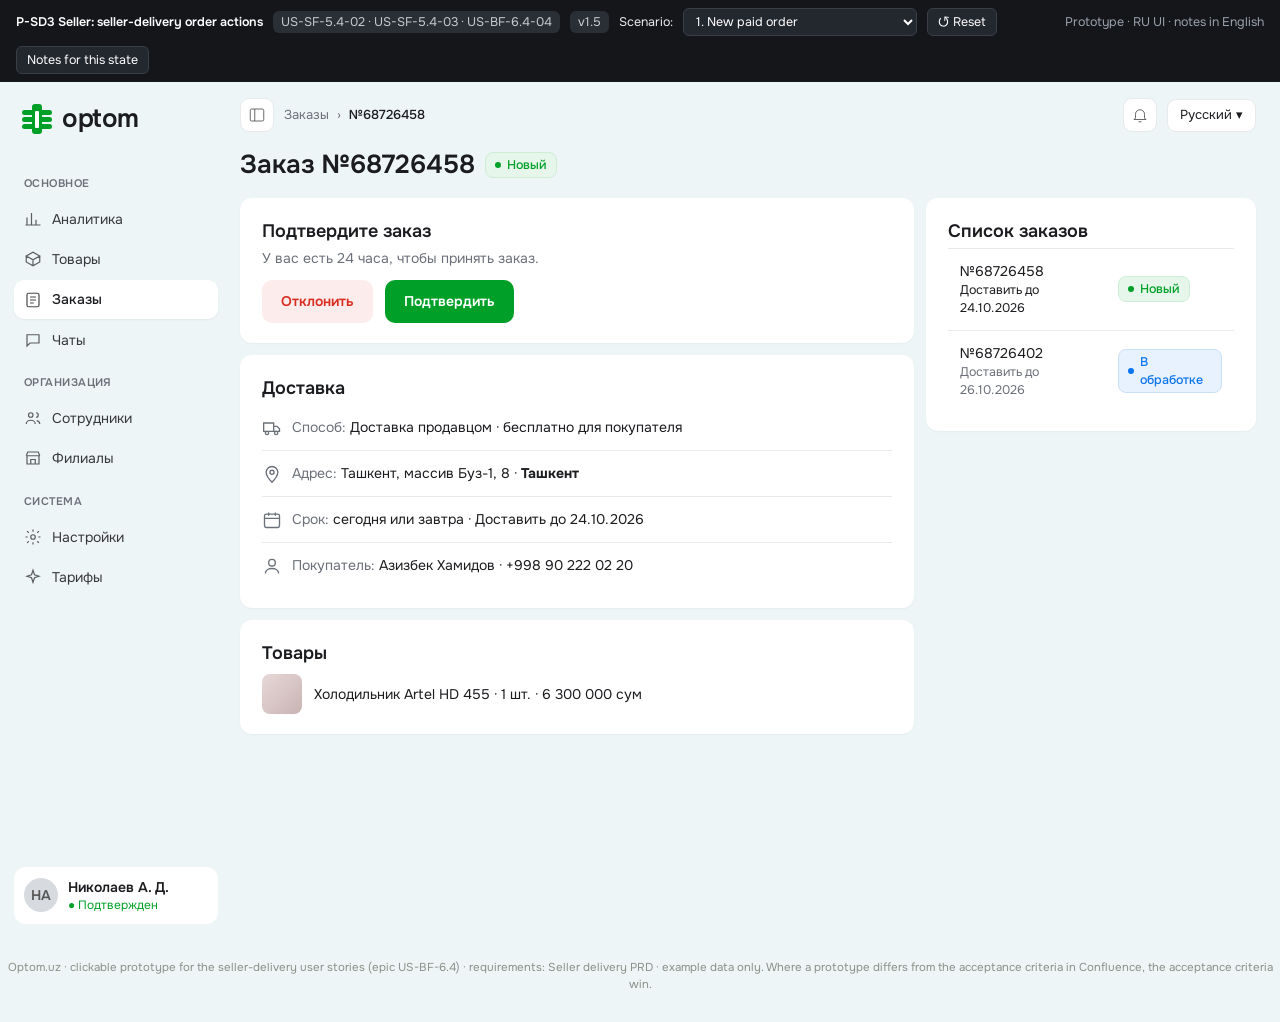
<file: p-sd3-seller-order.html>
<!doctype html>
<html lang="ru"><head><meta charset="utf-8"><meta name="robots" content="noindex,nofollow"><meta name="viewport" content="width=device-width,initial-scale=1">
<title>P-SD3 Seller: order actions</title>
<link rel="preconnect" href="https://fonts.googleapis.com"><link href="https://fonts.googleapis.com/css2?family=Onest:wght@400;500;600;700&display=swap" rel="stylesheet">
<style>/* Optom.uz prototype base — colours and components taken from the Figma exports (Seller website, Buyer website, Super Admin Old) */
:root{
  --green:#00a028; --green-600:#008a22; --green-50:#e6f6ea; --green-100:#cdeed5;
  --ink:#1b1c1f; --ink-2:#38383b; --muted:#6b7079; --muted-2:#8b9189; --line:#e7e9ec; --line-2:#d9dce1;
  --bg:#f3f4f6; --card:#ffffff; --red:#d92d20; --red-50:#fdecec; --amber:#ca8504; --amber-50:#fef7c3;
  --blue:#0c75ed; --blue-50:#e8f2fe; --violet:#7a5af8; --violet-50:#f1edff;
  --radius:12px; --radius-sm:8px;
  --font:"Onest",-apple-system,BlinkMacSystemFont,"Segoe UI",Roboto,sans-serif;
}
*{box-sizing:border-box}
html,body{margin:0;padding:0}
body{font-family:var(--font);font-size:14px;line-height:1.45;color:var(--ink);background:var(--bg)}
button,input,select,textarea{font:inherit;color:inherit}
a{color:var(--green);text-decoration:none}
/* ---- prototype harness bar ---- */
.pbar{position:sticky;top:0;z-index:50;display:flex;flex-wrap:wrap;align-items:center;gap:10px;padding:8px 16px;background:#14161a;color:#e9ecef;font-size:12.5px}
.pbar b{color:#fff;font-weight:600}
.pbar .tag{background:#2a2e35;border-radius:6px;padding:2px 8px;color:#c6cbd2}
.pbar select{background:#23272e;border:1px solid #3a3f47;border-radius:6px;color:#fff;padding:4px 8px;max-width:420px}
.pbar .sp{flex:1}
.pbar button{background:#23272e;border:1px solid #3a3f47;border-radius:6px;color:#fff;padding:4px 10px;cursor:pointer}
.pbar button.on{background:var(--green);border-color:var(--green)}
.notes{position:fixed;right:16px;bottom:16px;width:380px;max-height:60vh;overflow:auto;z-index:60;background:#fffef5;border:1px solid #eadf9f;border-radius:12px;box-shadow:0 12px 30px rgba(0,0,0,.18);padding:14px 16px;font-size:12.5px;display:none}
.notes.show{display:block}
.notes h4{margin:0 0 6px;font-size:13px}
.notes ul{margin:4px 0 0 16px;padding:0}
.notes li{margin:3px 0}
.notes .src{color:#6b6200;font-size:11.5px;margin-top:8px}
/* ---- seller / admin shell ---- */
.shell{display:grid;grid-template-columns:232px 1fr;min-height:calc(100vh - 40px)}
.side{padding:18px 14px;display:flex;flex-direction:column;gap:2px}
.logo{display:flex;align-items:center;gap:8px;font-weight:600;font-size:26px;letter-spacing:-.5px;margin:0 6px 22px;color:var(--ink)}
.logo svg{flex:none}
.side .grp{font-size:11px;font-weight:600;color:var(--muted);letter-spacing:.04em;text-transform:uppercase;margin:14px 10px 6px}
.nav{display:flex;align-items:center;gap:10px;padding:9px 10px;border-radius:10px;color:var(--ink-2);cursor:default}
.nav.on{background:#fff;box-shadow:0 1px 2px rgba(0,0,0,.05);color:var(--ink);font-weight:500}
.nav svg{width:18px;height:18px;stroke:currentColor;fill:none;stroke-width:1.6;opacity:.8}
.side .me{margin-top:auto;background:#fff;border-radius:12px;padding:10px;display:flex;gap:10px;align-items:center}
.ava{width:34px;height:34px;border-radius:50%;background:#d7dbe0;display:grid;place-items:center;font-weight:600;color:#555;flex:none}
.me small{display:block;color:var(--green);font-size:12px}
.main{padding:16px 24px 40px 8px;min-width:0}
.top{display:flex;align-items:center;gap:10px;margin-bottom:14px}
.iconbtn{width:34px;height:34px;border-radius:9px;background:#fff;border:1px solid var(--line);display:grid;place-items:center}
.crumbs{color:var(--muted);font-size:13px;display:flex;gap:8px;align-items:center}
.crumbs b{color:var(--ink);font-weight:500}
.top .sp{flex:1}
.lang{background:#fff;border:1px solid var(--line);border-radius:9px;padding:6px 12px;font-size:13px}
.h1{font-size:26px;font-weight:600;margin:6px 0 14px;display:flex;align-items:center;gap:10px}
/* ---- components ---- */
.card{background:var(--card);border-radius:var(--radius);padding:20px 22px;box-shadow:0 1px 2px rgba(16,24,40,.04)}
.card+.card{margin-top:12px}
.card h3{margin:0 0 4px;font-size:18px;font-weight:600}
.sub{color:var(--muted);margin:0}
.row{display:flex;gap:12px;align-items:center}
.grid2{display:grid;grid-template-columns:1fr 1fr;gap:14px}
.sec{display:grid;grid-template-columns:240px 1fr;gap:24px;padding:20px 0;border-top:1px solid var(--line)}
.sec>.lbl{font-weight:600}
.sec>.lbl .sub{font-weight:400;font-size:13px;margin-top:4px}
.field{display:flex;flex-direction:column;gap:6px;margin-bottom:14px}
.field label{font-size:13px;font-weight:500}
.inp{border:1px solid var(--line-2);border-radius:10px;padding:10px 12px;background:#fff;outline:none;width:100%}
.inp:focus{border-color:var(--green);box-shadow:0 0 0 3px var(--green-50)}
.inp.err{border-color:var(--red)}
.inp[disabled]{background:#f6f7f9;color:var(--muted)}
.err-t{color:var(--red);font-size:12.5px}
.hint{color:var(--muted);font-size:12.5px}
.btn{border:1px solid transparent;border-radius:10px;padding:10px 18px;font-weight:600;cursor:pointer;display:inline-flex;align-items:center;gap:8px;white-space:nowrap}
.btn.pri{background:var(--green);color:#fff}
.btn.pri:hover{background:var(--green-600)}
.btn.pri[disabled]{background:#9fd8ad;cursor:not-allowed}
.btn.out{background:#fff;border-color:var(--line-2);color:var(--ink)}
.btn.soft{background:var(--green-50);color:var(--green)}
.btn.dan{background:var(--red-50);color:var(--red)}
.btn.danfill{background:var(--red);color:#fff}
.btn.link{background:none;padding:6px 4px;color:var(--green)}
.btn.sm{padding:6px 12px;font-size:13px;border-radius:8px}
.btn[disabled]{opacity:.55;cursor:not-allowed}
.pill{display:inline-flex;align-items:center;gap:6px;border-radius:8px;padding:3px 9px;font-size:12.5px;font-weight:500;border:1px solid transparent}
.pill::before{content:"";width:6px;height:6px;border-radius:50%;background:currentColor}
.pill.g{background:var(--green-50);color:var(--green);border-color:var(--green-100)}
.pill.v{background:var(--violet-50);color:var(--violet);border-color:#ddd3ff}
.pill.a{background:#fff6e0;color:#b54708;border-color:#fde7b0}
.pill.r{background:var(--red-50);color:var(--red);border-color:#f9c9c4}
.pill.n{background:#f1f2f4;color:var(--ink-2);border-color:var(--line)}
.pill.b{background:var(--blue-50);color:var(--blue);border-color:#c9e0fd}
.alert{border-radius:12px;padding:14px 16px;display:flex;gap:12px;align-items:flex-start;border-left:4px solid}
.alert .ic{width:22px;height:22px;border-radius:50%;display:grid;place-items:center;color:#fff;font-weight:700;font-size:13px;flex:none}
.alert.w{background:var(--amber-50);border-color:var(--amber)} .alert.w .ic{background:var(--amber)}
.alert.e{background:var(--red-50);border-color:var(--red)} .alert.e .ic{background:var(--red)}
.alert.i{background:var(--blue-50);border-color:var(--blue)} .alert.i .ic{background:var(--blue)}
.alert.s{background:var(--green-50);border-color:var(--green)} .alert.s .ic{background:var(--green)}
.alert b{display:block;margin-bottom:2px}
.toggle{position:relative;width:40px;height:22px;border-radius:12px;background:#d0d4da;border:none;cursor:pointer;flex:none;transition:.15s}
.toggle::after{content:"";position:absolute;top:3px;left:3px;width:16px;height:16px;border-radius:50%;background:#fff;transition:.15s;box-shadow:0 1px 2px rgba(0,0,0,.2)}
.toggle.on{background:var(--green)}
.toggle.on::after{left:21px}
.toggle[disabled]{opacity:.45;cursor:not-allowed}
.chk{display:flex;gap:10px;align-items:flex-start;cursor:pointer;margin:8px 0}
.chk input{width:18px;height:18px;accent-color:var(--green);margin-top:2px;flex:none}
table.t{width:100%;border-collapse:collapse}
table.t th{background:#f6f7f9;text-align:left;font-size:12.5px;font-weight:500;color:var(--muted);padding:10px 12px}
table.t td{border-top:1px solid var(--line);padding:12px;vertical-align:middle}
.kv{display:flex;gap:10px;padding:12px 0;border-top:1px solid var(--line);align-items:flex-start}
.kv:first-of-type{border-top:none}
.kv .k{color:var(--muted)}
.kv svg{width:20px;height:20px;stroke:var(--muted);fill:none;stroke-width:1.6;flex:none;margin-top:1px}
.modal-bg{position:fixed;inset:0;background:rgba(16,18,22,.45);display:grid;place-items:center;z-index:40;padding:20px}
.modal{background:#fff;border-radius:16px;width:min(560px,100%);max-height:90vh;overflow:auto;padding:22px 24px;box-shadow:0 20px 50px rgba(0,0,0,.25)}
.modal h3{margin:0 0 6px;font-size:19px}
.modal .acts{display:flex;justify-content:flex-end;gap:10px;margin-top:18px}
.toast{position:fixed;left:50%;bottom:24px;transform:translateX(-50%);background:#1b1c1f;color:#fff;border-radius:10px;padding:10px 16px;z-index:70;box-shadow:0 10px 30px rgba(0,0,0,.25);font-size:13.5px}
.digits{display:flex;gap:6px;align-items:flex-end}
.digit{background:#eceef1;border-radius:10px;width:42px;height:52px;display:grid;place-items:center;font-size:24px;font-weight:600}
.dsep{font-size:24px;font-weight:600;padding:0 4px 12px}
.ycard{border:1.5px solid var(--line-2);border-radius:12px;padding:12px 14px;display:flex;gap:12px;align-items:center;cursor:pointer;background:#fff}
.ycard.on{border-color:var(--green);background:var(--green-50)}
.ycard .r{width:18px;height:18px;border-radius:50%;border:2px solid var(--line-2);flex:none}
.ycard.on .r{border:5px solid var(--green)}
.ycard[aria-disabled=true]{opacity:.5;cursor:not-allowed}
.yglogo{font-weight:700;letter-spacing:-.3px}
.yglogo i{font-style:italic;font-weight:800}
.code-big{font-size:30px;letter-spacing:6px;font-weight:700;background:#f6f7f9;border-radius:10px;padding:8px 14px;display:inline-block}
.steps{display:flex;justify-content:space-between;position:relative;margin:6px 0 4px}
.steps::before{content:"";position:absolute;left:20px;right:20px;top:17px;height:2px;background:var(--line)}
.step{position:relative;text-align:center;flex:1;color:var(--muted);font-size:13px}
.step .dot{width:36px;height:36px;border-radius:10px;margin:0 auto 6px;background:#fff;border:1.5px solid var(--line-2);display:grid;place-items:center}
.step.on{color:var(--green);font-weight:500}
.step.on .dot{background:var(--green-50);border-color:var(--green)}
.timeline .it{display:flex;gap:12px;padding:8px 0}
.timeline .it .d{width:30px;height:30px;border-radius:50%;background:#f1f2f4;display:grid;place-items:center;flex:none;font-size:13px}
.timeline .it small{display:block;color:var(--muted)}
.muted{color:var(--muted)}
.small{font-size:12.5px}
.mt8{margin-top:8px}.mt12{margin-top:12px}.mt16{margin-top:16px}.mb0{margin-bottom:0}
.spin{width:16px;height:16px;border:2px solid #c8ead1;border-top-color:var(--green);border-radius:50%;animation:sp 0.8s linear infinite;display:inline-block}
@keyframes sp{to{transform:rotate(360deg)}}
.ann{outline:2px dashed #f0b400;outline-offset:3px;border-radius:12px}

:root{--blue:#0c75ed;--ab:#eef5f7}
body{background:var(--ab)}
.ash{display:grid;grid-template-columns:232px 1fr;min-height:calc(100vh - 44px)}
.aside{background:#fff;padding:22px 16px}
.aside .logo{font-size:27px;margin:0 0 28px 12px}
.anav{display:flex;align-items:center;gap:12px;padding:10px 14px;border-radius:10px;font-weight:500;color:#1b1c1f;cursor:default;margin-bottom:4px}
.anav svg{width:20px;height:20px;fill:none;stroke:currentColor;stroke-width:1.6}
.anav.on{background:var(--blue);color:#fff}
.anav .ch{margin-left:auto;font-size:11px;opacity:.6}
.asub{padding:8px 14px 8px 48px;border-radius:8px;color:#4b5563;font-size:14px;margin-bottom:2px;cursor:pointer}
.asub.on{background:#e8f1fd;color:var(--blue);font-weight:500}
.atop{display:flex;justify-content:flex-end;gap:12px;align-items:center;padding:16px 28px;background:#fff}
.abox{border:1px solid var(--line);border-radius:10px;padding:8px 12px;display:flex;gap:8px;align-items:center;background:#fff}
.abox select{border:none;font:inherit;background:transparent;font-weight:500;outline:none}
.apanel{background:#fff;border-radius:14px;margin:24px 28px;padding:24px 26px}
.apanel h1{font-size:24px;margin:0 0 18px;font-weight:600;display:flex;align-items:center;gap:12px}
.apanel h1 .btn{font-size:14px}
.back{width:30px;height:30px;border-radius:50%;display:inline-flex;align-items:center;justify-content:center;color:#555;cursor:pointer}
.tabs{display:flex;gap:6px;border-bottom:1px solid var(--line);margin-bottom:18px}
.tab{padding:10px 14px;cursor:pointer;color:var(--muted);font-weight:500;border-bottom:2px solid transparent;margin-bottom:-1px}
.tab.on{color:var(--ink);border-bottom-color:var(--green)}
.tab .cnt{background:#fde8e7;color:var(--red);border-radius:10px;padding:1px 7px;font-size:12px;margin-left:6px}
.flt{display:flex;gap:10px;margin-bottom:14px;flex-wrap:wrap}
.flt .s{display:flex;flex:1;min-width:260px;border:1px solid var(--green);border-radius:10px;overflow:hidden}
.flt .s input{flex:1;border:none;padding:9px 12px;outline:none;font:inherit}
.flt .s button{background:var(--green);color:#fff;border:none;padding:0 18px;font-weight:600;font:inherit}
.gsel{background:#f2f3f5;border:none;border-radius:10px;padding:9px 12px;font:inherit;min-width:190px}
.chip{display:inline-block;border-radius:5px;padding:2px 8px;font-size:12px;color:#fff;font-weight:500;white-space:nowrap}
.c-blue{background:#1d5fd1}.c-or{background:#f0a020}.c-pur{background:#7a29e0}.c-cy{background:#16a3d9}.c-gr{background:#1fa83c}.c-red{background:#d92d20}.c-gray{background:#5f6368}
.go{width:30px;height:30px;border-radius:50%;background:#e6f6ea;color:var(--green);display:inline-flex;align-items:center;justify-content:center;cursor:pointer;font-weight:700}
.gin{background:#f2f3f5;border-radius:10px;padding:10px 12px;color:#4b5563;min-height:40px}
.g3{display:grid;grid-template-columns:repeat(3,1fr);gap:14px}
.att{border:1px solid var(--line);border-radius:12px;margin-top:12px;overflow:hidden}
.att .hd{display:flex;align-items:center;gap:10px;padding:12px 16px;background:#fafbfc;border-bottom:1px solid var(--line)}
.att .bd{padding:14px 16px}
.prices{display:grid;grid-template-columns:repeat(4,1fr);gap:10px;margin:12px 0}
.pr{border:1px solid var(--line);border-radius:10px;padding:10px 12px}
.pr small{display:block;color:var(--muted);font-size:12px}
.pr b{font-size:17px;font-weight:600}
.pr.hl{border-color:#f5c26b;background:#fffaf0}
.dl{display:grid;grid-template-columns:repeat(3,1fr);gap:6px 18px;font-size:13.5px}
.dl div span{color:var(--muted)}
.log{background:#0f1720;color:#d6e2ee;border-radius:10px;padding:12px;font:12px/1.5 ui-monospace,Menlo,monospace;max-height:340px;overflow:auto;white-space:pre-wrap}
.log .m{color:#7dd3fc}.log .ok{color:#86efac}.log .bad{color:#fca5a5}
.swrow{display:flex;align-items:flex-start;gap:16px;padding:16px 0;border-bottom:1px solid var(--line)}
.swrow .tx{flex:1}
.mono{font-family:ui-monospace,Menlo,monospace;font-size:12.5px}
.ro-note{font-size:12.5px;color:var(--muted);background:#f6f7f9;border-radius:8px;padding:6px 10px;display:inline-block}
.radio-l{display:flex;gap:10px;align-items:flex-start;border:1px solid var(--line);border-radius:10px;padding:10px 12px;margin-top:8px;cursor:pointer}
.radio-l.on{border-color:var(--green);background:var(--green-50)}
textarea.inp{min-height:76px;resize:vertical}

.og{display:grid;grid-template-columns:1fr 330px;gap:12px;align-items:start}
.prod{display:flex;align-items:center;gap:12px}
.thumb{width:40px;height:40px;border-radius:8px;background:linear-gradient(135deg,#e8d8d8,#c9b3b3)}
.price-line{background:#f6f7f9;border-radius:10px;padding:10px 12px;margin-top:12px;font-size:13.5px}
.price-line b{font-weight:600}
.preset{border:1.5px solid var(--line-2);border-radius:10px;padding:10px 12px;cursor:pointer;display:flex;gap:10px;align-items:center}
.preset.on{border-color:var(--green);background:var(--green-50)}
.preset .r{width:16px;height:16px;border-radius:50%;border:2px solid var(--line-2);flex:none}
.preset.on .r{border:5px solid var(--green)}
.presets{display:grid;grid-template-columns:1fr 1fr;gap:8px}
.courier{display:flex;gap:14px;align-items:center;background:#f6f7f9;border-radius:12px;padding:12px 14px}
.cnt{font-variant-numeric:tabular-nums;font-weight:600}

.buyer{background:#fff;min-height:100vh}
.strip{background:#1b1c1f;color:#e9ecef;font-size:13px;display:flex;justify-content:space-between;padding:10px 7%}
.strip span+span{margin-left:28px}
.bh{display:flex;align-items:center;gap:18px;padding:14px 7%;border-bottom:1px solid var(--line)}
.bh .logo{margin:0;font-size:30px}
.srch{flex:1;display:flex;border:2px solid var(--green);border-radius:10px;overflow:hidden}
.srch input{flex:1;border:none;padding:9px 12px;outline:none}
.srch button{background:var(--green);color:#fff;border:none;padding:0 20px;font-weight:600}
.wrapb{padding:24px 7% 60px}
.cg{display:grid;grid-template-columns:1fr 330px;gap:40px;align-items:start}
.blk{margin-bottom:26px}
.blk h2{font-size:19px;margin:0 0 4px;font-weight:600}
.box{border:1px solid var(--line);border-radius:14px;padding:4px 16px}
.opt{display:flex;gap:12px;align-items:center;padding:14px 0}
.opt+.opt{border-top:1px solid var(--line)}
.radio{width:18px;height:18px;border-radius:50%;border:2px solid var(--line-2);flex:none}
.radio.on{border:5px solid var(--green)}
.tiles{display:grid;grid-template-columns:repeat(4,1fr);gap:10px;margin-top:12px}
.tile{border:1px solid var(--line-2);border-radius:12px;padding:14px;height:84px;display:flex;flex-direction:column;justify-content:space-between;cursor:pointer;background:#fff}
.tile.on{border-color:var(--green);background:var(--green-50)}
.tile .lg{font-size:17px}
.sumc{border-radius:16px;box-shadow:0 2px 12px rgba(16,24,40,.08);padding:20px 22px}
.sumc .ln{display:flex;justify-content:space-between;margin:7px 0;color:var(--muted)}
.sumc .ln b{color:var(--ink);font-weight:600}
.sumc .tot{display:flex;justify-content:space-between;border-top:1px solid var(--line);padding-top:14px;margin-top:12px;font-size:18px;font-weight:600}
.big{width:100%;justify-content:center;padding:15px;font-size:16px;border-radius:12px;margin-top:16px}
.ygopts{display:grid;gap:8px;margin-top:12px}
.valid{display:flex;align-items:center;gap:10px;font-size:13px;color:var(--muted);margin-top:10px}
.demo{background:#fff3c4;border:1px dashed #d9b400;color:#6b5600;border-radius:6px;padding:2px 8px;font-size:11.5px;cursor:pointer}
.adr{display:grid;grid-template-columns:repeat(4,1fr);gap:10px}
.oc{display:grid;grid-template-columns:1fr 330px;gap:40px;align-items:start}
.track{border:1px solid var(--line);border-radius:14px;padding:16px 18px;margin-top:14px}
/* ---- seller-delivery additions ---- */
.phonewrap{display:flex;justify-content:center;padding:24px 0 40px}
.phone{width:390px;min-height:780px;border:11px solid #15171a;border-radius:44px;background:#f3f4f6;overflow:hidden;position:relative;box-shadow:0 20px 50px rgba(0,0,0,.18)}
.phone .sb{height:34px;display:flex;justify-content:space-between;align-items:center;padding:0 22px;font-size:13px;font-weight:600;background:#fff}
.phone .ah{background:#fff;padding:10px 16px 12px;display:flex;align-items:center;gap:10px;border-bottom:1px solid var(--line)}
.phone .ah b{font-size:17px}
.phone .pc{padding:12px}
.phone .card{padding:14px 14px;border-radius:14px}
.phone .btn{padding:11px 14px}
.phone .tabbar{position:absolute;left:0;right:0;bottom:0;background:#fff;border-top:1px solid var(--line);display:flex;justify-content:space-around;padding:8px 0 14px;font-size:11px;color:var(--muted)}
.phone .tabbar .on{color:var(--green);font-weight:600}
.phone .sheet{position:absolute;left:0;right:0;bottom:0;background:#fff;border-radius:20px 20px 0 0;padding:18px 16px 26px;box-shadow:0 -10px 30px rgba(0,0,0,.15);z-index:5}
.cityrow{display:grid;grid-template-columns:1fr 200px 34px;gap:8px;align-items:center;margin-top:8px}
.brblock{border:1px solid var(--line);border-radius:12px;padding:12px 14px;margin-top:10px}
.brblock.on{border-color:var(--green-100);background:#fbfefb}
.x{width:34px;height:38px;border-radius:9px;border:1px solid var(--line-2);background:#fff;cursor:pointer;color:var(--muted)}
.counter{float:right;color:var(--muted);font-size:12px}
.sdcard{border:1.5px solid var(--line-2);border-radius:12px;padding:14px;display:flex;gap:12px;align-items:flex-start;cursor:pointer;background:#fff;margin-top:12px}
.sdcard.on{border-color:var(--green);background:var(--green-50)}
.sdcard.off{background:#f6f7f9;cursor:not-allowed;color:var(--muted)}
.sdcard .r{width:18px;height:18px;border-radius:50%;border:2px solid var(--line-2);flex:none;margin-top:2px}
.sdcard.on .r{border:5px solid var(--green)}
.sdcard .why{color:var(--red);font-size:13px;margin-top:4px}
.info{display:inline-grid;place-items:center;width:18px;height:18px;border-radius:50%;background:#eceef1;color:var(--ink-2);font-size:11px;font-weight:700;cursor:pointer;margin-left:6px;vertical-align:middle}
.tip{background:#1b1c1f;color:#fff;border-radius:10px;padding:10px 12px;font-size:12.5px;margin-top:8px;max-width:420px}
.overdue{color:var(--red);font-weight:600}
.dflt{border:1px solid var(--line);border-radius:14px;padding:16px;background:#fff}
.dflt h4{margin:14px 0 8px;font-size:15px}
.dflt h4:first-child{margin-top:0}
.fopt{display:flex;align-items:center;gap:10px;padding:6px 0;cursor:pointer}
.fopt .radio{width:18px;height:18px}
.chipf{display:inline-block;border:1px solid var(--line);border-radius:18px;padding:5px 12px;margin:0 6px 6px 0;font-size:13px;background:#f6f7f9}
.pgrid{display:grid;grid-template-columns:repeat(3,1fr);gap:14px}
.pcard{background:#fff;border:1px solid var(--line);border-radius:14px;padding:10px}
.pcard .img{height:120px;border-radius:10px;background:linear-gradient(135deg,#eef0ec,#d9dfd6);margin-bottom:8px}
.pcard .pr{font-weight:700;font-size:16px}
.ptag{display:inline-block;font-size:11.5px;border-radius:6px;padding:2px 7px;background:#f1f2f4;color:var(--ink-2);margin-top:6px}
.empty{text-align:center;color:var(--muted);padding:50px 0}
.addrpick{position:fixed;inset:0;background:rgba(16,18,22,.45);display:grid;place-items:center;z-index:45}
.reasons label{display:flex;gap:10px;align-items:center;border:1px solid var(--line);border-radius:10px;padding:10px 12px;margin-top:8px;cursor:pointer}
.reasons label.on{border-color:var(--green);background:var(--green-50)}
.notif{background:#fff;border-radius:16px;box-shadow:0 10px 30px rgba(0,0,0,.15);padding:12px 14px;display:flex;gap:10px;max-width:360px}
.notif .ic2{width:36px;height:36px;border-radius:10px;background:var(--green);color:#fff;display:grid;place-items:center;font-weight:700;flex:none}
.qty{display:inline-flex;align-items:center;gap:8px;border:1px solid var(--line-2);border-radius:9px;padding:2px 4px}
.qty button{width:24px;height:24px;border:0;background:#f1f2f4;border-radius:6px;cursor:pointer;font-size:14px}
.cline .lsum{min-width:120px;text-align:right}
.cline.dim{opacity:.6}
.aside2{border:1px dashed var(--line-2);border-radius:12px;padding:10px 12px 12px;margin-top:14px;background:#fafbfc}
.warn2{color:#b54708;margin-top:4px}
</style></head><body>
<div id="app"></div><p style="text-align:center;color:#8b9189;font-size:11.5px;margin:18px 0 28px">Optom.uz · clickable prototype for the seller-delivery user stories (epic US-BF-6.4) · requirements: Seller delivery PRD · example data only. Where a prototype differs from the acceptance criteria in Confluence, the acceptance criteria win.</p>
<script>// Prototype harness: scenario picker, notes panel, toasts, icons, seller shell
const $ = (s, r = document) => r.querySelector(s);
const esc = s => String(s).replace(/[&<>"]/g, c => ({ "&": "&amp;", "<": "&lt;", ">": "&gt;", '"': "&quot;" }[c]));
const som = n => Math.round(n).toLocaleString("ru-RU").replace(/,/g, " ") + " сум";
const ICON = {
  chart: '<svg viewBox="0 0 24 24"><path d="M4 20V10M10 20V4M16 20v-7M22 20H2"/></svg>',
  box: '<svg viewBox="0 0 24 24"><path d="M21 8l-9-5-9 5 9 5 9-5zM3 8v8l9 5 9-5V8M12 13v8"/></svg>',
  list: '<svg viewBox="0 0 24 24"><rect x="4" y="3" width="16" height="18" rx="2"/><path d="M8 8h8M8 12h8M8 16h5"/></svg>',
  chat: '<svg viewBox="0 0 24 24"><path d="M4 5h16v11H8l-4 4z"/></svg>',
  users: '<svg viewBox="0 0 24 24"><circle cx="9" cy="8" r="3"/><path d="M3 20c0-3 3-5 6-5s6 2 6 5M16 11a3 3 0 1 0 0-6M21 20c0-2-1.5-4-4-4.6"/></svg>',
  store: '<svg viewBox="0 0 24 24"><path d="M3 9l2-5h14l2 5M4 9v11h16V9M3 9h18M9 20v-6h6v6"/></svg>',
  gear: '<svg viewBox="0 0 24 24"><circle cx="12" cy="12" r="3"/><path d="M12 2v3M12 19v3M4.2 4.2l2.1 2.1M17.7 17.7l2.1 2.1M2 12h3M19 12h3M4.2 19.8l2.1-2.1M17.7 6.3l2.1-2.1"/></svg>',
  spark: '<svg viewBox="0 0 24 24"><path d="M12 3l2 6 6 2-6 2-2 6-2-6-6-2 6-2z"/></svg>',
  truck: '<svg viewBox="0 0 24 24"><path d="M2 6h12v10H2zM14 10h4l3 3v3h-7"/><circle cx="6" cy="18" r="2"/><circle cx="17" cy="18" r="2"/></svg>',
  pin: '<svg viewBox="0 0 24 24"><path d="M12 22s7-7 7-12a7 7 0 1 0-14 0c0 5 7 12 7 12z"/><circle cx="12" cy="10" r="2.5"/></svg>',
  phone: '<svg viewBox="0 0 24 24"><path d="M5 3h4l2 5-3 2a12 12 0 0 0 6 6l2-3 5 2v4a2 2 0 0 1-2 2A18 18 0 0 1 3 5a2 2 0 0 1 2-2z"/></svg>',
  cal: '<svg viewBox="0 0 24 24"><rect x="3" y="5" width="18" height="16" rx="2"/><path d="M3 10h18M8 3v4M16 3v4"/></svg>',
  card: '<svg viewBox="0 0 24 24"><rect x="2" y="5" width="20" height="14" rx="2"/><path d="M2 10h20"/></svg>',
  msg: '<svg viewBox="0 0 24 24"><path d="M4 5h16v11H8l-4 4z"/></svg>',
  user: '<svg viewBox="0 0 24 24"><circle cx="12" cy="8" r="4"/><path d="M4 21c0-4 4-6 8-6s8 2 8 6"/></svg>',
  bell: '<svg viewBox="0 0 24 24"><path d="M6 16V11a6 6 0 0 1 12 0v5l2 2H4zM10 21h4"/></svg>',
  globe: '<svg viewBox="0 0 24 24"><circle cx="12" cy="12" r="9"/><path d="M3 12h18M12 3c3 3 3 15 0 18M12 3c-3 3-3 15 0 18"/></svg>',
  side: '<svg viewBox="0 0 24 24"><rect x="3" y="4" width="18" height="16" rx="2"/><path d="M9 4v16"/></svg>',
};
const LOGO = '<span class="logo"><svg width="34" height="34" viewBox="0 0 34 34"><rect x="12" y="2" width="10" height="30" rx="3" fill="#00a028"/><rect x="2" y="8" width="30" height="5" rx="2.5" fill="#00a028"/><rect x="2" y="15" width="30" height="5" rx="2.5" fill="#00a028"/><rect x="2" y="22" width="30" height="5" rx="2.5" fill="#00a028"/><rect x="15" y="9" width="4" height="17" rx="1" fill="#fff"/></svg>optom</span>';
const YG = '<span class="yglogo">Yandex <i>Go</i></span>';
const FARGO = '<span style="font-weight:800;font-style:italic;letter-spacing:-.5px"><span style="color:#e3262e">◤</span> FARGO</span>';

function sellerShell(active, crumbs, content) {
  const nav = (k, ic, t) => `<div class="nav ${active === k ? "on" : ""}">${ICON[ic]}${t}</div>`;
  return `<div class="shell"><aside class="side">${LOGO}
    <div class="grp">Основное</div>${nav("an", "chart", "Аналитика")}${nav("pr", "box", "Товары")}${nav("or", "list", "Заказы")}${nav("ch", "chat", "Чаты")}
    <div class="grp">Организация</div>${nav("em", "users", "Сотрудники")}${nav("br", "store", "Филиалы")}
    <div class="grp">Система</div>${nav("se", "gear", "Настройки")}${nav("ta", "spark", "Тарифы")}
    <div class="me"><span class="ava">НА</span><div><b style="font-weight:600">Николаев А. Д.</b><small>● Подтвержден</small></div></div></aside>
    <main class="main"><div class="top"><span class="iconbtn">${ICON.side.replace("<svg", '<svg width="18" height="18" fill="none" stroke="#38383b"')}</span><div class="crumbs">${crumbs}</div><span class="sp"></span><span class="iconbtn">${ICON.bell.replace("<svg", '<svg width="18" height="18" fill="none" stroke="#38383b"')}</span><span class="lang">Русский ▾</span></div>${content}</main></div>`;
}

// ---- harness ----
const H = { scen: [], cur: null, notesOn: false };
function harness(meta, scenarios) {
  H.scen = scenarios;
  const bar = document.createElement("div"); bar.className = "pbar";
  bar.innerHTML = `<b>${esc(meta.title)}</b><span class="tag">${esc(meta.stories)}</span><span class="tag">v${meta.version}</span>
    <span>Scenario:</span><select id="scen">${scenarios.map((s, i) => `<option value="${i}">${i + 1}. ${esc(s.label)}</option>`).join("")}</select>
    <button id="reset" title="Reset the current scenario">↺ Reset</button><span class="sp"></span>
    <span style="color:#9aa1ab">Prototype · RU UI · notes in English</span>
    <button id="ntoggle">Notes for this state</button>`;
  document.body.prepend(bar);
  const notes = document.createElement("div"); notes.className = "notes"; notes.id = "notes"; document.body.append(notes);
  $("#scen").onchange = e => go(+e.target.value);
  $("#reset").onclick = () => go(+$("#scen").value);
  $("#ntoggle").onclick = () => { H.notesOn = !H.notesOn; notes.classList.toggle("show", H.notesOn); $("#ntoggle").classList.toggle("on", H.notesOn); };
  const q = new URLSearchParams(location.hash.slice(1)), qs = new URLSearchParams(location.search); go(+(q.get("s") || qs.get("s") || 0));
}
function go(i) {
  const s = H.scen[i]; if (!s) return; H.cur = s; $("#scen").value = i; history.replaceState(null, "", "#s=" + i);
  s.apply(); setNotes(s.notes, s.src);
}
function setNotes(list, src) {
  $("#notes").innerHTML = `<h4>What this state shows</h4><ul>${(list || []).map(n => `<li>${n}</li>`).join("")}</ul>${src ? `<div class="src">${src}</div>` : ""}`;
}
let toastT;
function toast(t) { let el = $(".toast"); if (!el) { el = document.createElement("div"); el.className = "toast"; document.body.append(el); } el.textContent = t; el.style.display = "block"; clearTimeout(toastT); toastT = setTimeout(() => el.style.display = "none", 3200); }
function modal(html) { closeModal(); const bg = document.createElement("div"); bg.className = "modal-bg"; bg.id = "mbg"; bg.innerHTML = `<div class="modal">${html}</div>`; document.body.append(bg); return bg; }
function closeModal() { const m = $("#mbg"); if (m) m.remove(); }

// When embedded in a narrow frame (e.g. Confluence iFrame), scale the desktop layout down to fit
(function fitFrame() {
  if (window === window.top) return;
  const apply = () => { const w = document.documentElement.clientWidth; document.documentElement.style.zoom = w < 1280 ? (w / 1280).toFixed(3) : ""; };
  apply(); window.addEventListener("resize", apply);
})();


// P-SD3 Seller: seller-delivery order actions (website and app)
const ST = { 16: ["Новый", "g"], 25: ["В обработке", "b"], 30: ["Отправлен", "b"], 24: ["Приостановлен", "a"], 35: ["Доставлено", "n"], 45: ["Отменён продавцом", "r"] };
const REASONS = [["NoAnswer", "Покупатель не отвечает"], ["WrongAddress", "Неверный адрес"], ["Refused", "Покупатель отказался от заказа"], ["Other", "Другое"]];
let S = {};
function reset(o) {
  closeModal();
  S = Object.assign({ st: 16, hist: [], failCount: 0, reason: "", conflict: false, overdue: false, mobile: false, notif: false, adminRetry: false }, o || {});
  render();
}
const log = t => S.hist.push([t, "сегодня в " + new Date().toTimeString().slice(0, 5), "Николаев А. Д. · продавец"]);
function setSt(n, t, msg) {
  if (S.conflict) { closeModal(); S.conflict = false; S.st = 41; render(); return toast("Статус заказа уже изменился. Обновите страницу."); }
  S.st = n; log(t); closeModal(); render(); if (msg) toast(msg);
}
const supportOnly = () => S.st === 24 && (S.reason === "Refused" || S.failCount >= 3) && !S.adminRetry;
function actions() {
  const b = (id, cls, t) => `<button class="btn ${cls}" id="${id}">${t}</button>`;
  if (S.st === 41) return `<div class="alert e"><span class="ic">!</span><div><b>Покупатель отменил заказ</b>Не отправляйте и не передавайте товары.</div></div>`;
  if (S.st === 16) return `<h3>Подтвердите заказ</h3><p class="sub">У вас есть 24 часа, чтобы принять заказ.</p><div class="row mt12">${b("reject", "dan", "Отклонить")}${b("confirm", "pri", "Подтвердить")}</div>`;
  if (S.st === 25) return `<h3>Соберите и отправьте заказ</h3><p class="sub">Когда заказ уедет к покупателю, нажмите «Готов к доставке».</p><div class="row mt12">${b("cancel", "dan", "Отменить заказ")}${b("ready", "pri", "Готов к доставке")}</div>`;
  if (S.st === 30) return `<h3>Заказ в пути</h3><p class="sub">Когда передадите заказ покупателю, нажмите «Доставлено».</p><div class="row mt12">${b("fail", "out", "Не удалось доставить")}${b("deliv", "pri", "Доставлено")}</div><p class="hint mt8">Отменить заказ в доставке может только поддержка.</p>`;
  if (S.st === 24) return supportOnly() ? `<div class="alert w"><span class="ic">!</span><div><b>Поддержка примет решение по этому заказу. Дождитесь сообщения.</b>Причина: ${REASONS.find(r => r[0] === S.reason)[1]}${S.failCount >= 3 ? " · неудачных попыток: " + S.failCount : ""}</div></div>`
    : `<div class="alert w"><span class="ic">!</span><div><b>Доставка не удалась: ${REASONS.find(r => r[0] === S.reason)[1]}</b>Попробуйте доставить ещё раз. Попытка ${S.failCount} из 3.</div></div><div class="row mt12">${b("ready", "pri", "Готов к доставке")}</div>`;
  if (S.st === 35) return `<h3>Заказ доставлен</h3><p class="sub">Доставлен 22.10.2026. Заказ завершится, когда покупатель подтвердит получение, или автоматически 29.10.2026 в 23:59.</p>`;
  if (S.st === 45) return `<div class="alert e"><span class="ic">!</span><div><b>Заказ отменён</b>Покупатель получил уведомление. Товары вернулись на остаток филиала.</div></div>`;
  return "";
}
function deadline() { return `<span class="${S.overdue ? "overdue" : ""}">Доставить до 24.10.2026${S.overdue ? " · Просрочен" : ""}</span>`; }
function orderBody() {
  const os = ST[S.st] || ["Отменён покупателем", "r"];
  const hist = S.hist.length ? `<div class="timeline mt12" style="border-top:1px solid var(--line);padding-top:8px">${S.hist.map(h => `<div class="it"><span class="d">•</span><div>${h[0]}<small>${h[1]} · ${h[2]}</small></div></div>`).join("")}</div>` : "";
  return `<div class="card">${actions()}</div><div class="card"><h3>Доставка</h3>
      <div class="kv">${ICON.truck}<div><span class="k">Способ:</span> Доставка продавцом · бесплатно для покупателя</div></div>
      <div class="kv">${ICON.pin}<div><span class="k">Адрес:</span> Ташкент, массив Буз-1, 8 · <b>Ташкент</b></div></div>
      <div class="kv">${ICON.cal}<div><span class="k">Срок:</span> сегодня или завтра · ${deadline()}</div></div>
      <div class="kv">${ICON.user}<div><span class="k">Покупатель:</span> Азизбек Хамидов · +998 90 222 02 20</div></div>${hist}</div>
    <div class="card"><h3>Товары</h3><div class="prod mt8"><span class="thumb"></span>Холодильник Artel HD 455 · 1 шт. · ${som(6300000)}</div></div>`;
}
function web() {
  const os = ST[S.st] || ["Отменён покупателем", "r"];
  const notif = S.notif ? `<div class="notif" style="position:fixed;right:20px;top:60px;z-index:30"><span class="ic2">!</span><div><b>Срок доставки истёк: заказ №68726458</b><div class="small">Доставьте заказ или сообщите о проблеме.</div><button class="btn sm soft mt8">Открыть заказ</button></div></div>` : "";
  return sellerShell("or", `Заказы <span>›</span> <b>№68726458</b>`, `${notif}<div class="h1">Заказ №68726458 <span class="pill ${os[1]}">${os[0]}</span></div><div class="og"><div>${orderBody()}</div>
    <div class="card"><h3>Список заказов</h3><table class="t"><tbody><tr><td>№68726458<div class="small">${deadline()}</div></td><td><span class="pill ${os[1]}">${os[0]}</span></td></tr><tr><td>№68726402<div class="small muted">Доставить до 26.10.2026</div></td><td><span class="pill b">В обработке</span></td></tr></tbody></table></div></div>`);
}
function app() {
  const os = ST[S.st] || ["Отменён покупателем", "r"];
  return `<div class="phonewrap"><div class="phone"><div class="sb"><span>9:41</span><span>▮▮▮ ◔</span></div><div class="ah"><span>‹</span><b>Мои заказы · №68726458</b></div><div class="pc"><span class="pill ${os[1]}">${os[0]}</span><div class="mt8">${orderBody()}</div></div>
    <div class="tabbar"><span>Главная</span><span class="on">Заказы</span><span>Товары</span><span>Чаты</span><span>Ещё</span></div></div></div>`;
}
function render() { $("#app").innerHTML = S.mobile ? app() : web(); bind(); }
function bind() {
  const on = (id, f) => { const e = $("#" + id); if (e) e.onclick = f; };
  on("confirm", () => setSt(25, "Заказ подтверждён (16 → 25)", "Заказ подтверждён"));
  on("reject", () => setSt(45, "Заказ отклонён продавцом", "Заказ отклонён"));
  on("ready", readyDialog); on("cancel", cancelDialog); on("deliv", delivDialog); on("fail", failDialog);
}
function readyDialog() {
  const m = modal(`<h3>Заказ готов к отправке?</h3><p>Подтвердите, что заказ упакован и готов к передаче в доставку.</p><div class="acts"><button class="btn out" id="no">Отмена</button><button class="btn pri" id="yes">Подтвердить</button></div>`);
  $("#no", m).onclick = closeModal;
  $("#yes", m).onclick = () => { if (S.failSave) { closeModal(); return toast("Не удалось обновить статус"); } S.adminRetry = false; setSt(30, S.st === 24 ? "Новая попытка доставки (24 → 30)" : "Передан в доставку (25 → 30)", "Заказ передан в доставку"); };
}
function cancelDialog() {
  const m = modal(`<h3>Отменить заказ?</h3><p>Укажите причину отмены для покупателя.</p><textarea class="inp" id="why" maxlength="300" placeholder="Например: товар закончился на складе"></textarea><span class="err-t" id="e"></span><div class="acts"><button class="btn out" id="no">Назад</button><button class="btn danfill" id="yes">Отменить заказ</button></div>`);
  $("#no", m).onclick = closeModal;
  $("#yes", m).onclick = () => { const v = $("#why", m).value.trim(); if (v.length < 10) return $("#e", m).textContent = "Введите не менее 10 символов."; setSt(45, "Заказ отменён продавцом: " + esc(v), "Заказ отменён"); };
}
// No delivery code in the MVP (decided 01.11.2026, OQ-SD7): «Доставлено» opens a plain confirmation, M-SD62 / M-SD63.
function delivDialog() {
  const m = modal(`<h3>Заказ доставлен?</h3><p>Подтвердите, что передали заказ покупателю. У покупателя есть 7 дней, чтобы подтвердить получение или сообщить о проблеме.</p><div class="acts"><button class="btn out" id="no">Отмена</button><button class="btn pri" id="yes">Подтвердить</button></div>`);
  $("#no", m).onclick = closeModal;
  $("#yes", m).onclick = () => { if (S.failSave) { closeModal(); return toast("Не удалось обновить статус"); } setSt(35, "Доставлено (30 → 35)", "Заказ отмечен как доставленный"); };
}
function failDialog() {
  let pick = "";
  const m = modal(`<h3>Не удалось доставить? Выберите причину.</h3><div class="reasons">${REASONS.map(r => `<label data-r="${r[0]}"><input type="radio" name="r">${r[1]}</label>`).join("")}</div><textarea class="inp mt8" id="why" maxlength="300" placeholder="Комментарий (обязателен для «Другое»)"></textarea><span class="err-t" id="e"></span>
    <div class="acts"><button class="btn out" id="no">Отмена</button><button class="btn pri" id="yes">Сохранить</button></div>`);
  m.querySelectorAll("[data-r]").forEach(l => l.onclick = () => { pick = l.dataset.r; m.querySelectorAll("[data-r]").forEach(x => x.classList.toggle("on", x === l)); });
  $("#no", m).onclick = closeModal;
  $("#yes", m).onclick = () => { if (!pick) return $("#e", m).textContent = "Выберите причину."; const v = $("#why", m).value.trim(); if (pick === "Other" && v.length < 10) return $("#e", m).textContent = "Введите не менее 10 символов.";
    S.reason = pick; S.failCount++; setSt(24, "Доставка не удалась: " + REASONS.find(r => r[0] === pick)[1] + " (30 → 24)", "Статус обновлён. Покупатель получил уведомление"); };
}
const H0 = [["Заказ подтверждён (16 → 25)", "22.10.2026 в 10:12", "Николаев А. Д. · продавец"]];
const H1 = H0.concat([["Передан в доставку (25 → 30)", "22.10.2026 в 14:05", "Николаев А. Д. · продавец"]]);
harness({ title: "P-SD3 Seller: seller-delivery order actions", stories: "US-SF-5.4-02 · US-SF-5.4-03 · US-BF-6.4-04", version: "1.5" }, [
  { label: "New paid order", apply: () => reset(), notes: ["16 PaymentSuccessWaitingConfirmation. \"Подтвердить\" moves the order to 25 Processing; status 20 is skipped (US-SF-5.4-02 AC2, decided OQ-SD18).", "\"Доставить до\" shows the deadline set at payment (AC1)."], src: "Seller delivery PRD 5.4, 6" },
  { label: "Processing: ready for delivery", apply: () => reset({ st: 25, hist: H0.slice() }), notes: ["In 25 the seller sees \"Готов к доставке\" and \"Отменить заказ\" (AC4, AC6). The website gets these actions too (DR-SD4)."], src: "PRD SD-S18, SD-S19" },
  { label: "Ready-for-delivery dialog", apply: () => { reset({ st: 25, hist: H0.slice() }); readyDialog(); }, notes: ["Dialog texts from the seller app design. \"Подтвердить\" → 30 Shipped, toast, the buyer gets DLV-01 (AC5). DLV-01 has no code sentence: there is no delivery code in the MVP (decided 01.11.2026, OQ-SD7)."], src: "Seller app design «Мои заказы»" },
  { label: "Cancel with a reason", apply: () => { reset({ st: 25, hist: H0.slice() }); cancelDialog(); }, notes: ["Cancel in 25 needs a reason of 10–300 characters (AC6, decided OQ-SD11). Try a short reason to see the error."], src: "PRD SD-S19, M-SD44, M-SD55" },
  { label: "Shipped: actions", apply: () => reset({ st: 30, hist: H1.slice() }), notes: ["In 30 the seller sees \"Доставлено\" and \"Не удалось доставить\" and no cancel button (US-SF-5.4-02 AC7, US-SF-5.4-03 AC1)."], src: "ТЗ 3.8 · DR-SD3" },
  { label: "Delivered: confirmation dialog", apply: () => { reset({ st: 30, hist: H1.slice() }); delivDialog(); }, notes: ["\"Доставлено\" opens a confirmation without a code: M-SD62 \"Заказ доставлен?\" and M-SD63, buttons \"Отмена\" / \"Подтвердить\" (decided 01.11.2026, OQ-SD7).", "\"Подтвердить\" → 35 Delivered, DeliveredAt = the time of the click, toast M-SD41 \"Заказ отмечен как доставленный\". The buyer gets DLV-09 \"Заказ №… отмечен доставленным\" on every seller \"Delivered\".", "No code input, no \"Покупатель не может назвать код\" and no lock. Buyer protection is the 7-day confirm-or-report window."], src: "PRD v1.5 SD-S20, M-SD62, M-SD63, M-SD41" },
  { label: "Delivered: waiting for the buyer", apply: () => reset({ st: 35, hist: H1.concat([["Доставлено (30 → 35)", "22.10.2026 в 17:20", "Николаев А. Д. · продавец"]]) }), notes: ["35 Delivered: the seller has no more actions. The buyer has 7 calendar days: day 0 is the DeliveredAt date (Tashkent), the window ends at 23:59 on day 0 + 7 (29.10.2026).", "The buyer confirms receipt (\"Я получил заказ\" → 40 Success at once) or reports a problem (the order stays at 35 and goes to the admin problem list). With no action, the order completes automatically on day 7 at 23:59; the same rule for every method (decided 01.11.2026, OQ-SD8)."], src: "PRD v1.5 SD-B14; Order lifecycle US-BF-6.8-01, US-BF-6.8-02" },
  { label: "Status already changed", apply: () => reset({ st: 25, hist: H0.slice(), conflict: true }), notes: ["The buyer cancelled while the page was open. Click any action: nothing changes and the seller sees \"Статус заказа уже изменился\" (US-SF-5.4-02 AC8)."], src: "PRD SD-P8, M-SD23" },
  { label: "Could not deliver", apply: () => { reset({ st: 30, hist: H1.slice() }); failDialog(); }, notes: ["Four reasons; \"Другое\" needs a comment. Result: 24 OnHold, DLV-02 to the buyer, admin problem list (US-SF-5.4-03 AC6)."], src: "PRD SD-S22, M-SD17" },
  { label: "On hold: new attempt", apply: () => reset({ st: 24, reason: "NoAnswer", failCount: 1, hist: H1.concat([["Доставка не удалась: Покупатель не отвечает (30 → 24)", "22.10.2026 в 16:30", "Николаев А. Д. · продавец"]]) }), notes: ["After \"Покупатель не отвечает\" the seller can try again: \"Готов к доставке\" → 30 (AC7)."], src: "PRD SD-S23" },
  { label: "On hold: support decides", apply: () => reset({ st: 24, reason: "Refused", failCount: 1, hist: H1.slice() }), notes: ["After a refusal (or 3 failures) the seller has no actions until the admin allows a new attempt or cancels (AC8, decided OQ-SD9; US-AF-2.3-02)."], src: "PRD SD-S23, 7" },
  { label: "Overdue order and reminder", apply: () => reset({ st: 30, hist: H1.slice(), overdue: true, notif: true }), notes: ["The deadline passed. At 09:00 the next morning the seller gets SOR-11 and the date turns red with \"Просрочен\" (US-BF-6.4-04 AC1).", "Two days after the deadline the order also goes to the admin problem list (AC4).", "Only orders in 25 or 30 get the reminder. An order the seller never confirmed is cancelled 24 hours after payment by the auto-cancel of BF-6.6, for every method, so it never becomes overdue (AC7, decided OQ-SD28)."], src: "PRD SD-S27, SOR-11" },
  { label: "Seller app: order actions", apply: () => reset({ st: 30, hist: H1.slice(), mobile: true }), notes: ["The seller app has the same actions, dialogs and rules as the website (US-SF-5.4-02 AC13)."], src: "Seller app design «Мои заказы»" },
]);

</script></body></html>
</file>
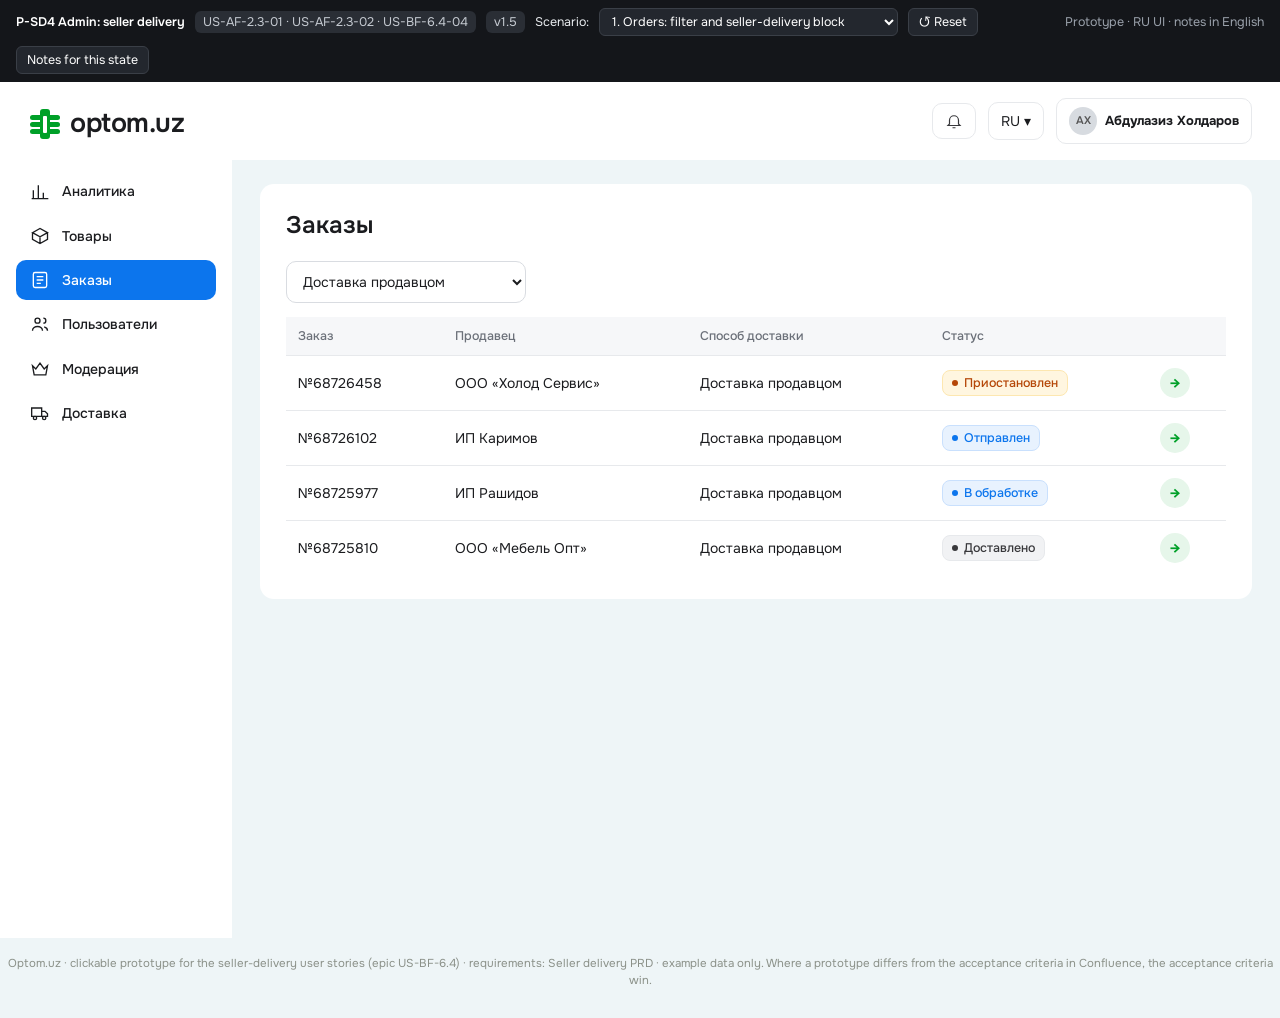
<file: p-sd4-admin.html>
<!doctype html>
<html lang="ru"><head><meta charset="utf-8"><meta name="robots" content="noindex,nofollow"><meta name="viewport" content="width=device-width,initial-scale=1">
<title>P-SD4 Admin: seller delivery</title>
<link rel="preconnect" href="https://fonts.googleapis.com"><link href="https://fonts.googleapis.com/css2?family=Onest:wght@400;500;600;700&display=swap" rel="stylesheet">
<style>/* Optom.uz prototype base — colours and components taken from the Figma exports (Seller website, Buyer website, Super Admin Old) */
:root{
  --green:#00a028; --green-600:#008a22; --green-50:#e6f6ea; --green-100:#cdeed5;
  --ink:#1b1c1f; --ink-2:#38383b; --muted:#6b7079; --muted-2:#8b9189; --line:#e7e9ec; --line-2:#d9dce1;
  --bg:#f3f4f6; --card:#ffffff; --red:#d92d20; --red-50:#fdecec; --amber:#ca8504; --amber-50:#fef7c3;
  --blue:#0c75ed; --blue-50:#e8f2fe; --violet:#7a5af8; --violet-50:#f1edff;
  --radius:12px; --radius-sm:8px;
  --font:"Onest",-apple-system,BlinkMacSystemFont,"Segoe UI",Roboto,sans-serif;
}
*{box-sizing:border-box}
html,body{margin:0;padding:0}
body{font-family:var(--font);font-size:14px;line-height:1.45;color:var(--ink);background:var(--bg)}
button,input,select,textarea{font:inherit;color:inherit}
a{color:var(--green);text-decoration:none}
/* ---- prototype harness bar ---- */
.pbar{position:sticky;top:0;z-index:50;display:flex;flex-wrap:wrap;align-items:center;gap:10px;padding:8px 16px;background:#14161a;color:#e9ecef;font-size:12.5px}
.pbar b{color:#fff;font-weight:600}
.pbar .tag{background:#2a2e35;border-radius:6px;padding:2px 8px;color:#c6cbd2}
.pbar select{background:#23272e;border:1px solid #3a3f47;border-radius:6px;color:#fff;padding:4px 8px;max-width:420px}
.pbar .sp{flex:1}
.pbar button{background:#23272e;border:1px solid #3a3f47;border-radius:6px;color:#fff;padding:4px 10px;cursor:pointer}
.pbar button.on{background:var(--green);border-color:var(--green)}
.notes{position:fixed;right:16px;bottom:16px;width:380px;max-height:60vh;overflow:auto;z-index:60;background:#fffef5;border:1px solid #eadf9f;border-radius:12px;box-shadow:0 12px 30px rgba(0,0,0,.18);padding:14px 16px;font-size:12.5px;display:none}
.notes.show{display:block}
.notes h4{margin:0 0 6px;font-size:13px}
.notes ul{margin:4px 0 0 16px;padding:0}
.notes li{margin:3px 0}
.notes .src{color:#6b6200;font-size:11.5px;margin-top:8px}
/* ---- seller / admin shell ---- */
.shell{display:grid;grid-template-columns:232px 1fr;min-height:calc(100vh - 40px)}
.side{padding:18px 14px;display:flex;flex-direction:column;gap:2px}
.logo{display:flex;align-items:center;gap:8px;font-weight:600;font-size:26px;letter-spacing:-.5px;margin:0 6px 22px;color:var(--ink)}
.logo svg{flex:none}
.side .grp{font-size:11px;font-weight:600;color:var(--muted);letter-spacing:.04em;text-transform:uppercase;margin:14px 10px 6px}
.nav{display:flex;align-items:center;gap:10px;padding:9px 10px;border-radius:10px;color:var(--ink-2);cursor:default}
.nav.on{background:#fff;box-shadow:0 1px 2px rgba(0,0,0,.05);color:var(--ink);font-weight:500}
.nav svg{width:18px;height:18px;stroke:currentColor;fill:none;stroke-width:1.6;opacity:.8}
.side .me{margin-top:auto;background:#fff;border-radius:12px;padding:10px;display:flex;gap:10px;align-items:center}
.ava{width:34px;height:34px;border-radius:50%;background:#d7dbe0;display:grid;place-items:center;font-weight:600;color:#555;flex:none}
.me small{display:block;color:var(--green);font-size:12px}
.main{padding:16px 24px 40px 8px;min-width:0}
.top{display:flex;align-items:center;gap:10px;margin-bottom:14px}
.iconbtn{width:34px;height:34px;border-radius:9px;background:#fff;border:1px solid var(--line);display:grid;place-items:center}
.crumbs{color:var(--muted);font-size:13px;display:flex;gap:8px;align-items:center}
.crumbs b{color:var(--ink);font-weight:500}
.top .sp{flex:1}
.lang{background:#fff;border:1px solid var(--line);border-radius:9px;padding:6px 12px;font-size:13px}
.h1{font-size:26px;font-weight:600;margin:6px 0 14px;display:flex;align-items:center;gap:10px}
/* ---- components ---- */
.card{background:var(--card);border-radius:var(--radius);padding:20px 22px;box-shadow:0 1px 2px rgba(16,24,40,.04)}
.card+.card{margin-top:12px}
.card h3{margin:0 0 4px;font-size:18px;font-weight:600}
.sub{color:var(--muted);margin:0}
.row{display:flex;gap:12px;align-items:center}
.grid2{display:grid;grid-template-columns:1fr 1fr;gap:14px}
.sec{display:grid;grid-template-columns:240px 1fr;gap:24px;padding:20px 0;border-top:1px solid var(--line)}
.sec>.lbl{font-weight:600}
.sec>.lbl .sub{font-weight:400;font-size:13px;margin-top:4px}
.field{display:flex;flex-direction:column;gap:6px;margin-bottom:14px}
.field label{font-size:13px;font-weight:500}
.inp{border:1px solid var(--line-2);border-radius:10px;padding:10px 12px;background:#fff;outline:none;width:100%}
.inp:focus{border-color:var(--green);box-shadow:0 0 0 3px var(--green-50)}
.inp.err{border-color:var(--red)}
.inp[disabled]{background:#f6f7f9;color:var(--muted)}
.err-t{color:var(--red);font-size:12.5px}
.hint{color:var(--muted);font-size:12.5px}
.btn{border:1px solid transparent;border-radius:10px;padding:10px 18px;font-weight:600;cursor:pointer;display:inline-flex;align-items:center;gap:8px;white-space:nowrap}
.btn.pri{background:var(--green);color:#fff}
.btn.pri:hover{background:var(--green-600)}
.btn.pri[disabled]{background:#9fd8ad;cursor:not-allowed}
.btn.out{background:#fff;border-color:var(--line-2);color:var(--ink)}
.btn.soft{background:var(--green-50);color:var(--green)}
.btn.dan{background:var(--red-50);color:var(--red)}
.btn.danfill{background:var(--red);color:#fff}
.btn.link{background:none;padding:6px 4px;color:var(--green)}
.btn.sm{padding:6px 12px;font-size:13px;border-radius:8px}
.btn[disabled]{opacity:.55;cursor:not-allowed}
.pill{display:inline-flex;align-items:center;gap:6px;border-radius:8px;padding:3px 9px;font-size:12.5px;font-weight:500;border:1px solid transparent}
.pill::before{content:"";width:6px;height:6px;border-radius:50%;background:currentColor}
.pill.g{background:var(--green-50);color:var(--green);border-color:var(--green-100)}
.pill.v{background:var(--violet-50);color:var(--violet);border-color:#ddd3ff}
.pill.a{background:#fff6e0;color:#b54708;border-color:#fde7b0}
.pill.r{background:var(--red-50);color:var(--red);border-color:#f9c9c4}
.pill.n{background:#f1f2f4;color:var(--ink-2);border-color:var(--line)}
.pill.b{background:var(--blue-50);color:var(--blue);border-color:#c9e0fd}
.alert{border-radius:12px;padding:14px 16px;display:flex;gap:12px;align-items:flex-start;border-left:4px solid}
.alert .ic{width:22px;height:22px;border-radius:50%;display:grid;place-items:center;color:#fff;font-weight:700;font-size:13px;flex:none}
.alert.w{background:var(--amber-50);border-color:var(--amber)} .alert.w .ic{background:var(--amber)}
.alert.e{background:var(--red-50);border-color:var(--red)} .alert.e .ic{background:var(--red)}
.alert.i{background:var(--blue-50);border-color:var(--blue)} .alert.i .ic{background:var(--blue)}
.alert.s{background:var(--green-50);border-color:var(--green)} .alert.s .ic{background:var(--green)}
.alert b{display:block;margin-bottom:2px}
.toggle{position:relative;width:40px;height:22px;border-radius:12px;background:#d0d4da;border:none;cursor:pointer;flex:none;transition:.15s}
.toggle::after{content:"";position:absolute;top:3px;left:3px;width:16px;height:16px;border-radius:50%;background:#fff;transition:.15s;box-shadow:0 1px 2px rgba(0,0,0,.2)}
.toggle.on{background:var(--green)}
.toggle.on::after{left:21px}
.toggle[disabled]{opacity:.45;cursor:not-allowed}
.chk{display:flex;gap:10px;align-items:flex-start;cursor:pointer;margin:8px 0}
.chk input{width:18px;height:18px;accent-color:var(--green);margin-top:2px;flex:none}
table.t{width:100%;border-collapse:collapse}
table.t th{background:#f6f7f9;text-align:left;font-size:12.5px;font-weight:500;color:var(--muted);padding:10px 12px}
table.t td{border-top:1px solid var(--line);padding:12px;vertical-align:middle}
.kv{display:flex;gap:10px;padding:12px 0;border-top:1px solid var(--line);align-items:flex-start}
.kv:first-of-type{border-top:none}
.kv .k{color:var(--muted)}
.kv svg{width:20px;height:20px;stroke:var(--muted);fill:none;stroke-width:1.6;flex:none;margin-top:1px}
.modal-bg{position:fixed;inset:0;background:rgba(16,18,22,.45);display:grid;place-items:center;z-index:40;padding:20px}
.modal{background:#fff;border-radius:16px;width:min(560px,100%);max-height:90vh;overflow:auto;padding:22px 24px;box-shadow:0 20px 50px rgba(0,0,0,.25)}
.modal h3{margin:0 0 6px;font-size:19px}
.modal .acts{display:flex;justify-content:flex-end;gap:10px;margin-top:18px}
.toast{position:fixed;left:50%;bottom:24px;transform:translateX(-50%);background:#1b1c1f;color:#fff;border-radius:10px;padding:10px 16px;z-index:70;box-shadow:0 10px 30px rgba(0,0,0,.25);font-size:13.5px}
.digits{display:flex;gap:6px;align-items:flex-end}
.digit{background:#eceef1;border-radius:10px;width:42px;height:52px;display:grid;place-items:center;font-size:24px;font-weight:600}
.dsep{font-size:24px;font-weight:600;padding:0 4px 12px}
.ycard{border:1.5px solid var(--line-2);border-radius:12px;padding:12px 14px;display:flex;gap:12px;align-items:center;cursor:pointer;background:#fff}
.ycard.on{border-color:var(--green);background:var(--green-50)}
.ycard .r{width:18px;height:18px;border-radius:50%;border:2px solid var(--line-2);flex:none}
.ycard.on .r{border:5px solid var(--green)}
.ycard[aria-disabled=true]{opacity:.5;cursor:not-allowed}
.yglogo{font-weight:700;letter-spacing:-.3px}
.yglogo i{font-style:italic;font-weight:800}
.code-big{font-size:30px;letter-spacing:6px;font-weight:700;background:#f6f7f9;border-radius:10px;padding:8px 14px;display:inline-block}
.steps{display:flex;justify-content:space-between;position:relative;margin:6px 0 4px}
.steps::before{content:"";position:absolute;left:20px;right:20px;top:17px;height:2px;background:var(--line)}
.step{position:relative;text-align:center;flex:1;color:var(--muted);font-size:13px}
.step .dot{width:36px;height:36px;border-radius:10px;margin:0 auto 6px;background:#fff;border:1.5px solid var(--line-2);display:grid;place-items:center}
.step.on{color:var(--green);font-weight:500}
.step.on .dot{background:var(--green-50);border-color:var(--green)}
.timeline .it{display:flex;gap:12px;padding:8px 0}
.timeline .it .d{width:30px;height:30px;border-radius:50%;background:#f1f2f4;display:grid;place-items:center;flex:none;font-size:13px}
.timeline .it small{display:block;color:var(--muted)}
.muted{color:var(--muted)}
.small{font-size:12.5px}
.mt8{margin-top:8px}.mt12{margin-top:12px}.mt16{margin-top:16px}.mb0{margin-bottom:0}
.spin{width:16px;height:16px;border:2px solid #c8ead1;border-top-color:var(--green);border-radius:50%;animation:sp 0.8s linear infinite;display:inline-block}
@keyframes sp{to{transform:rotate(360deg)}}
.ann{outline:2px dashed #f0b400;outline-offset:3px;border-radius:12px}

:root{--blue:#0c75ed;--ab:#eef5f7}
body{background:var(--ab)}
.ash{display:grid;grid-template-columns:232px 1fr;min-height:calc(100vh - 44px)}
.aside{background:#fff;padding:22px 16px}
.aside .logo{font-size:27px;margin:0 0 28px 12px}
.anav{display:flex;align-items:center;gap:12px;padding:10px 14px;border-radius:10px;font-weight:500;color:#1b1c1f;cursor:default;margin-bottom:4px}
.anav svg{width:20px;height:20px;fill:none;stroke:currentColor;stroke-width:1.6}
.anav.on{background:var(--blue);color:#fff}
.anav .ch{margin-left:auto;font-size:11px;opacity:.6}
.asub{padding:8px 14px 8px 48px;border-radius:8px;color:#4b5563;font-size:14px;margin-bottom:2px;cursor:pointer}
.asub.on{background:#e8f1fd;color:var(--blue);font-weight:500}
.atop{display:flex;justify-content:flex-end;gap:12px;align-items:center;padding:16px 28px;background:#fff}
.abox{border:1px solid var(--line);border-radius:10px;padding:8px 12px;display:flex;gap:8px;align-items:center;background:#fff}
.abox select{border:none;font:inherit;background:transparent;font-weight:500;outline:none}
.apanel{background:#fff;border-radius:14px;margin:24px 28px;padding:24px 26px}
.apanel h1{font-size:24px;margin:0 0 18px;font-weight:600;display:flex;align-items:center;gap:12px}
.apanel h1 .btn{font-size:14px}
.back{width:30px;height:30px;border-radius:50%;display:inline-flex;align-items:center;justify-content:center;color:#555;cursor:pointer}
.tabs{display:flex;gap:6px;border-bottom:1px solid var(--line);margin-bottom:18px}
.tab{padding:10px 14px;cursor:pointer;color:var(--muted);font-weight:500;border-bottom:2px solid transparent;margin-bottom:-1px}
.tab.on{color:var(--ink);border-bottom-color:var(--green)}
.tab .cnt{background:#fde8e7;color:var(--red);border-radius:10px;padding:1px 7px;font-size:12px;margin-left:6px}
.flt{display:flex;gap:10px;margin-bottom:14px;flex-wrap:wrap}
.flt .s{display:flex;flex:1;min-width:260px;border:1px solid var(--green);border-radius:10px;overflow:hidden}
.flt .s input{flex:1;border:none;padding:9px 12px;outline:none;font:inherit}
.flt .s button{background:var(--green);color:#fff;border:none;padding:0 18px;font-weight:600;font:inherit}
.gsel{background:#f2f3f5;border:none;border-radius:10px;padding:9px 12px;font:inherit;min-width:190px}
.chip{display:inline-block;border-radius:5px;padding:2px 8px;font-size:12px;color:#fff;font-weight:500;white-space:nowrap}
.c-blue{background:#1d5fd1}.c-or{background:#f0a020}.c-pur{background:#7a29e0}.c-cy{background:#16a3d9}.c-gr{background:#1fa83c}.c-red{background:#d92d20}.c-gray{background:#5f6368}
.go{width:30px;height:30px;border-radius:50%;background:#e6f6ea;color:var(--green);display:inline-flex;align-items:center;justify-content:center;cursor:pointer;font-weight:700}
.gin{background:#f2f3f5;border-radius:10px;padding:10px 12px;color:#4b5563;min-height:40px}
.g3{display:grid;grid-template-columns:repeat(3,1fr);gap:14px}
.att{border:1px solid var(--line);border-radius:12px;margin-top:12px;overflow:hidden}
.att .hd{display:flex;align-items:center;gap:10px;padding:12px 16px;background:#fafbfc;border-bottom:1px solid var(--line)}
.att .bd{padding:14px 16px}
.prices{display:grid;grid-template-columns:repeat(4,1fr);gap:10px;margin:12px 0}
.pr{border:1px solid var(--line);border-radius:10px;padding:10px 12px}
.pr small{display:block;color:var(--muted);font-size:12px}
.pr b{font-size:17px;font-weight:600}
.pr.hl{border-color:#f5c26b;background:#fffaf0}
.dl{display:grid;grid-template-columns:repeat(3,1fr);gap:6px 18px;font-size:13.5px}
.dl div span{color:var(--muted)}
.log{background:#0f1720;color:#d6e2ee;border-radius:10px;padding:12px;font:12px/1.5 ui-monospace,Menlo,monospace;max-height:340px;overflow:auto;white-space:pre-wrap}
.log .m{color:#7dd3fc}.log .ok{color:#86efac}.log .bad{color:#fca5a5}
.swrow{display:flex;align-items:flex-start;gap:16px;padding:16px 0;border-bottom:1px solid var(--line)}
.swrow .tx{flex:1}
.mono{font-family:ui-monospace,Menlo,monospace;font-size:12.5px}
.ro-note{font-size:12.5px;color:var(--muted);background:#f6f7f9;border-radius:8px;padding:6px 10px;display:inline-block}
.radio-l{display:flex;gap:10px;align-items:flex-start;border:1px solid var(--line);border-radius:10px;padding:10px 12px;margin-top:8px;cursor:pointer}
.radio-l.on{border-color:var(--green);background:var(--green-50)}
textarea.inp{min-height:76px;resize:vertical}

.og{display:grid;grid-template-columns:1fr 330px;gap:12px;align-items:start}
.prod{display:flex;align-items:center;gap:12px}
.thumb{width:40px;height:40px;border-radius:8px;background:linear-gradient(135deg,#e8d8d8,#c9b3b3)}
.price-line{background:#f6f7f9;border-radius:10px;padding:10px 12px;margin-top:12px;font-size:13.5px}
.price-line b{font-weight:600}
.preset{border:1.5px solid var(--line-2);border-radius:10px;padding:10px 12px;cursor:pointer;display:flex;gap:10px;align-items:center}
.preset.on{border-color:var(--green);background:var(--green-50)}
.preset .r{width:16px;height:16px;border-radius:50%;border:2px solid var(--line-2);flex:none}
.preset.on .r{border:5px solid var(--green)}
.presets{display:grid;grid-template-columns:1fr 1fr;gap:8px}
.courier{display:flex;gap:14px;align-items:center;background:#f6f7f9;border-radius:12px;padding:12px 14px}
.cnt{font-variant-numeric:tabular-nums;font-weight:600}

.buyer{background:#fff;min-height:100vh}
.strip{background:#1b1c1f;color:#e9ecef;font-size:13px;display:flex;justify-content:space-between;padding:10px 7%}
.strip span+span{margin-left:28px}
.bh{display:flex;align-items:center;gap:18px;padding:14px 7%;border-bottom:1px solid var(--line)}
.bh .logo{margin:0;font-size:30px}
.srch{flex:1;display:flex;border:2px solid var(--green);border-radius:10px;overflow:hidden}
.srch input{flex:1;border:none;padding:9px 12px;outline:none}
.srch button{background:var(--green);color:#fff;border:none;padding:0 20px;font-weight:600}
.wrapb{padding:24px 7% 60px}
.cg{display:grid;grid-template-columns:1fr 330px;gap:40px;align-items:start}
.blk{margin-bottom:26px}
.blk h2{font-size:19px;margin:0 0 4px;font-weight:600}
.box{border:1px solid var(--line);border-radius:14px;padding:4px 16px}
.opt{display:flex;gap:12px;align-items:center;padding:14px 0}
.opt+.opt{border-top:1px solid var(--line)}
.radio{width:18px;height:18px;border-radius:50%;border:2px solid var(--line-2);flex:none}
.radio.on{border:5px solid var(--green)}
.tiles{display:grid;grid-template-columns:repeat(4,1fr);gap:10px;margin-top:12px}
.tile{border:1px solid var(--line-2);border-radius:12px;padding:14px;height:84px;display:flex;flex-direction:column;justify-content:space-between;cursor:pointer;background:#fff}
.tile.on{border-color:var(--green);background:var(--green-50)}
.tile .lg{font-size:17px}
.sumc{border-radius:16px;box-shadow:0 2px 12px rgba(16,24,40,.08);padding:20px 22px}
.sumc .ln{display:flex;justify-content:space-between;margin:7px 0;color:var(--muted)}
.sumc .ln b{color:var(--ink);font-weight:600}
.sumc .tot{display:flex;justify-content:space-between;border-top:1px solid var(--line);padding-top:14px;margin-top:12px;font-size:18px;font-weight:600}
.big{width:100%;justify-content:center;padding:15px;font-size:16px;border-radius:12px;margin-top:16px}
.ygopts{display:grid;gap:8px;margin-top:12px}
.valid{display:flex;align-items:center;gap:10px;font-size:13px;color:var(--muted);margin-top:10px}
.demo{background:#fff3c4;border:1px dashed #d9b400;color:#6b5600;border-radius:6px;padding:2px 8px;font-size:11.5px;cursor:pointer}
.adr{display:grid;grid-template-columns:repeat(4,1fr);gap:10px}
.oc{display:grid;grid-template-columns:1fr 330px;gap:40px;align-items:start}
.track{border:1px solid var(--line);border-radius:14px;padding:16px 18px;margin-top:14px}
/* ---- seller-delivery additions ---- */
.phonewrap{display:flex;justify-content:center;padding:24px 0 40px}
.phone{width:390px;min-height:780px;border:11px solid #15171a;border-radius:44px;background:#f3f4f6;overflow:hidden;position:relative;box-shadow:0 20px 50px rgba(0,0,0,.18)}
.phone .sb{height:34px;display:flex;justify-content:space-between;align-items:center;padding:0 22px;font-size:13px;font-weight:600;background:#fff}
.phone .ah{background:#fff;padding:10px 16px 12px;display:flex;align-items:center;gap:10px;border-bottom:1px solid var(--line)}
.phone .ah b{font-size:17px}
.phone .pc{padding:12px}
.phone .card{padding:14px 14px;border-radius:14px}
.phone .btn{padding:11px 14px}
.phone .tabbar{position:absolute;left:0;right:0;bottom:0;background:#fff;border-top:1px solid var(--line);display:flex;justify-content:space-around;padding:8px 0 14px;font-size:11px;color:var(--muted)}
.phone .tabbar .on{color:var(--green);font-weight:600}
.phone .sheet{position:absolute;left:0;right:0;bottom:0;background:#fff;border-radius:20px 20px 0 0;padding:18px 16px 26px;box-shadow:0 -10px 30px rgba(0,0,0,.15);z-index:5}
.cityrow{display:grid;grid-template-columns:1fr 200px 34px;gap:8px;align-items:center;margin-top:8px}
.brblock{border:1px solid var(--line);border-radius:12px;padding:12px 14px;margin-top:10px}
.brblock.on{border-color:var(--green-100);background:#fbfefb}
.x{width:34px;height:38px;border-radius:9px;border:1px solid var(--line-2);background:#fff;cursor:pointer;color:var(--muted)}
.counter{float:right;color:var(--muted);font-size:12px}
.sdcard{border:1.5px solid var(--line-2);border-radius:12px;padding:14px;display:flex;gap:12px;align-items:flex-start;cursor:pointer;background:#fff;margin-top:12px}
.sdcard.on{border-color:var(--green);background:var(--green-50)}
.sdcard.off{background:#f6f7f9;cursor:not-allowed;color:var(--muted)}
.sdcard .r{width:18px;height:18px;border-radius:50%;border:2px solid var(--line-2);flex:none;margin-top:2px}
.sdcard.on .r{border:5px solid var(--green)}
.sdcard .why{color:var(--red);font-size:13px;margin-top:4px}
.info{display:inline-grid;place-items:center;width:18px;height:18px;border-radius:50%;background:#eceef1;color:var(--ink-2);font-size:11px;font-weight:700;cursor:pointer;margin-left:6px;vertical-align:middle}
.tip{background:#1b1c1f;color:#fff;border-radius:10px;padding:10px 12px;font-size:12.5px;margin-top:8px;max-width:420px}
.overdue{color:var(--red);font-weight:600}
.dflt{border:1px solid var(--line);border-radius:14px;padding:16px;background:#fff}
.dflt h4{margin:14px 0 8px;font-size:15px}
.dflt h4:first-child{margin-top:0}
.fopt{display:flex;align-items:center;gap:10px;padding:6px 0;cursor:pointer}
.fopt .radio{width:18px;height:18px}
.chipf{display:inline-block;border:1px solid var(--line);border-radius:18px;padding:5px 12px;margin:0 6px 6px 0;font-size:13px;background:#f6f7f9}
.pgrid{display:grid;grid-template-columns:repeat(3,1fr);gap:14px}
.pcard{background:#fff;border:1px solid var(--line);border-radius:14px;padding:10px}
.pcard .img{height:120px;border-radius:10px;background:linear-gradient(135deg,#eef0ec,#d9dfd6);margin-bottom:8px}
.pcard .pr{font-weight:700;font-size:16px}
.ptag{display:inline-block;font-size:11.5px;border-radius:6px;padding:2px 7px;background:#f1f2f4;color:var(--ink-2);margin-top:6px}
.empty{text-align:center;color:var(--muted);padding:50px 0}
.addrpick{position:fixed;inset:0;background:rgba(16,18,22,.45);display:grid;place-items:center;z-index:45}
.reasons label{display:flex;gap:10px;align-items:center;border:1px solid var(--line);border-radius:10px;padding:10px 12px;margin-top:8px;cursor:pointer}
.reasons label.on{border-color:var(--green);background:var(--green-50)}
.notif{background:#fff;border-radius:16px;box-shadow:0 10px 30px rgba(0,0,0,.15);padding:12px 14px;display:flex;gap:10px;max-width:360px}
.notif .ic2{width:36px;height:36px;border-radius:10px;background:var(--green);color:#fff;display:grid;place-items:center;font-weight:700;flex:none}
.qty{display:inline-flex;align-items:center;gap:8px;border:1px solid var(--line-2);border-radius:9px;padding:2px 4px}
.qty button{width:24px;height:24px;border:0;background:#f1f2f4;border-radius:6px;cursor:pointer;font-size:14px}
.cline .lsum{min-width:120px;text-align:right}
.cline.dim{opacity:.6}
.aside2{border:1px dashed var(--line-2);border-radius:12px;padding:10px 12px 12px;margin-top:14px;background:#fafbfc}
.warn2{color:#b54708;margin-top:4px}
</style></head><body>
<div id="app"></div><p style="text-align:center;color:#8b9189;font-size:11.5px;margin:18px 0 28px">Optom.uz · clickable prototype for the seller-delivery user stories (epic US-BF-6.4) · requirements: Seller delivery PRD · example data only. Where a prototype differs from the acceptance criteria in Confluence, the acceptance criteria win.</p>
<script>// Prototype harness: scenario picker, notes panel, toasts, icons, seller shell
const $ = (s, r = document) => r.querySelector(s);
const esc = s => String(s).replace(/[&<>"]/g, c => ({ "&": "&amp;", "<": "&lt;", ">": "&gt;", '"': "&quot;" }[c]));
const som = n => Math.round(n).toLocaleString("ru-RU").replace(/,/g, " ") + " сум";
const ICON = {
  chart: '<svg viewBox="0 0 24 24"><path d="M4 20V10M10 20V4M16 20v-7M22 20H2"/></svg>',
  box: '<svg viewBox="0 0 24 24"><path d="M21 8l-9-5-9 5 9 5 9-5zM3 8v8l9 5 9-5V8M12 13v8"/></svg>',
  list: '<svg viewBox="0 0 24 24"><rect x="4" y="3" width="16" height="18" rx="2"/><path d="M8 8h8M8 12h8M8 16h5"/></svg>',
  chat: '<svg viewBox="0 0 24 24"><path d="M4 5h16v11H8l-4 4z"/></svg>',
  users: '<svg viewBox="0 0 24 24"><circle cx="9" cy="8" r="3"/><path d="M3 20c0-3 3-5 6-5s6 2 6 5M16 11a3 3 0 1 0 0-6M21 20c0-2-1.5-4-4-4.6"/></svg>',
  store: '<svg viewBox="0 0 24 24"><path d="M3 9l2-5h14l2 5M4 9v11h16V9M3 9h18M9 20v-6h6v6"/></svg>',
  gear: '<svg viewBox="0 0 24 24"><circle cx="12" cy="12" r="3"/><path d="M12 2v3M12 19v3M4.2 4.2l2.1 2.1M17.7 17.7l2.1 2.1M2 12h3M19 12h3M4.2 19.8l2.1-2.1M17.7 6.3l2.1-2.1"/></svg>',
  spark: '<svg viewBox="0 0 24 24"><path d="M12 3l2 6 6 2-6 2-2 6-2-6-6-2 6-2z"/></svg>',
  truck: '<svg viewBox="0 0 24 24"><path d="M2 6h12v10H2zM14 10h4l3 3v3h-7"/><circle cx="6" cy="18" r="2"/><circle cx="17" cy="18" r="2"/></svg>',
  pin: '<svg viewBox="0 0 24 24"><path d="M12 22s7-7 7-12a7 7 0 1 0-14 0c0 5 7 12 7 12z"/><circle cx="12" cy="10" r="2.5"/></svg>',
  phone: '<svg viewBox="0 0 24 24"><path d="M5 3h4l2 5-3 2a12 12 0 0 0 6 6l2-3 5 2v4a2 2 0 0 1-2 2A18 18 0 0 1 3 5a2 2 0 0 1 2-2z"/></svg>',
  cal: '<svg viewBox="0 0 24 24"><rect x="3" y="5" width="18" height="16" rx="2"/><path d="M3 10h18M8 3v4M16 3v4"/></svg>',
  card: '<svg viewBox="0 0 24 24"><rect x="2" y="5" width="20" height="14" rx="2"/><path d="M2 10h20"/></svg>',
  msg: '<svg viewBox="0 0 24 24"><path d="M4 5h16v11H8l-4 4z"/></svg>',
  user: '<svg viewBox="0 0 24 24"><circle cx="12" cy="8" r="4"/><path d="M4 21c0-4 4-6 8-6s8 2 8 6"/></svg>',
  bell: '<svg viewBox="0 0 24 24"><path d="M6 16V11a6 6 0 0 1 12 0v5l2 2H4zM10 21h4"/></svg>',
  globe: '<svg viewBox="0 0 24 24"><circle cx="12" cy="12" r="9"/><path d="M3 12h18M12 3c3 3 3 15 0 18M12 3c-3 3-3 15 0 18"/></svg>',
  side: '<svg viewBox="0 0 24 24"><rect x="3" y="4" width="18" height="16" rx="2"/><path d="M9 4v16"/></svg>',
};
const LOGO = '<span class="logo"><svg width="34" height="34" viewBox="0 0 34 34"><rect x="12" y="2" width="10" height="30" rx="3" fill="#00a028"/><rect x="2" y="8" width="30" height="5" rx="2.5" fill="#00a028"/><rect x="2" y="15" width="30" height="5" rx="2.5" fill="#00a028"/><rect x="2" y="22" width="30" height="5" rx="2.5" fill="#00a028"/><rect x="15" y="9" width="4" height="17" rx="1" fill="#fff"/></svg>optom</span>';
const YG = '<span class="yglogo">Yandex <i>Go</i></span>';
const FARGO = '<span style="font-weight:800;font-style:italic;letter-spacing:-.5px"><span style="color:#e3262e">◤</span> FARGO</span>';

function sellerShell(active, crumbs, content) {
  const nav = (k, ic, t) => `<div class="nav ${active === k ? "on" : ""}">${ICON[ic]}${t}</div>`;
  return `<div class="shell"><aside class="side">${LOGO}
    <div class="grp">Основное</div>${nav("an", "chart", "Аналитика")}${nav("pr", "box", "Товары")}${nav("or", "list", "Заказы")}${nav("ch", "chat", "Чаты")}
    <div class="grp">Организация</div>${nav("em", "users", "Сотрудники")}${nav("br", "store", "Филиалы")}
    <div class="grp">Система</div>${nav("se", "gear", "Настройки")}${nav("ta", "spark", "Тарифы")}
    <div class="me"><span class="ava">НА</span><div><b style="font-weight:600">Николаев А. Д.</b><small>● Подтвержден</small></div></div></aside>
    <main class="main"><div class="top"><span class="iconbtn">${ICON.side.replace("<svg", '<svg width="18" height="18" fill="none" stroke="#38383b"')}</span><div class="crumbs">${crumbs}</div><span class="sp"></span><span class="iconbtn">${ICON.bell.replace("<svg", '<svg width="18" height="18" fill="none" stroke="#38383b"')}</span><span class="lang">Русский ▾</span></div>${content}</main></div>`;
}

// ---- harness ----
const H = { scen: [], cur: null, notesOn: false };
function harness(meta, scenarios) {
  H.scen = scenarios;
  const bar = document.createElement("div"); bar.className = "pbar";
  bar.innerHTML = `<b>${esc(meta.title)}</b><span class="tag">${esc(meta.stories)}</span><span class="tag">v${meta.version}</span>
    <span>Scenario:</span><select id="scen">${scenarios.map((s, i) => `<option value="${i}">${i + 1}. ${esc(s.label)}</option>`).join("")}</select>
    <button id="reset" title="Reset the current scenario">↺ Reset</button><span class="sp"></span>
    <span style="color:#9aa1ab">Prototype · RU UI · notes in English</span>
    <button id="ntoggle">Notes for this state</button>`;
  document.body.prepend(bar);
  const notes = document.createElement("div"); notes.className = "notes"; notes.id = "notes"; document.body.append(notes);
  $("#scen").onchange = e => go(+e.target.value);
  $("#reset").onclick = () => go(+$("#scen").value);
  $("#ntoggle").onclick = () => { H.notesOn = !H.notesOn; notes.classList.toggle("show", H.notesOn); $("#ntoggle").classList.toggle("on", H.notesOn); };
  const q = new URLSearchParams(location.hash.slice(1)), qs = new URLSearchParams(location.search); go(+(q.get("s") || qs.get("s") || 0));
}
function go(i) {
  const s = H.scen[i]; if (!s) return; H.cur = s; $("#scen").value = i; history.replaceState(null, "", "#s=" + i);
  s.apply(); setNotes(s.notes, s.src);
}
function setNotes(list, src) {
  $("#notes").innerHTML = `<h4>What this state shows</h4><ul>${(list || []).map(n => `<li>${n}</li>`).join("")}</ul>${src ? `<div class="src">${src}</div>` : ""}`;
}
let toastT;
function toast(t) { let el = $(".toast"); if (!el) { el = document.createElement("div"); el.className = "toast"; document.body.append(el); } el.textContent = t; el.style.display = "block"; clearTimeout(toastT); toastT = setTimeout(() => el.style.display = "none", 3200); }
function modal(html) { closeModal(); const bg = document.createElement("div"); bg.className = "modal-bg"; bg.id = "mbg"; bg.innerHTML = `<div class="modal">${html}</div>`; document.body.append(bg); return bg; }
function closeModal() { const m = $("#mbg"); if (m) m.remove(); }

// When embedded in a narrow frame (e.g. Confluence iFrame), scale the desktop layout down to fit
(function fitFrame() {
  if (window === window.top) return;
  const apply = () => { const w = document.documentElement.clientWidth; document.documentElement.style.zoom = w < 1280 ? (w / 1280).toFixed(3) : ""; };
  apply(); window.addEventListener("resize", apply);
})();


// P-SD4 Admin: seller delivery in orders, sellers and the problem list
const AICON = { an: ICON.chart, pr: ICON.box, or: ICON.list, us: ICON.users, de: ICON.truck, mo: '<svg viewBox="0 0 24 24"><path d="M3 8l4 4 5-7 5 7 4-4-2 11H5z"/></svg>' };
// Lines with the eligibility snapshot (SPEC C3): basis per line «сумма заказа» (order total ≥ threshold) or «флаг»,
// plus the order total that was compared at checkout (all in-stock lines, before anything was set aside) and the seller's threshold then.
const PROB0 = [
  { o: "68726458", s: "ООО «Холод Сервис»", b: "Филиал Чиланзар", c: "Ташкент", st: ["Приостановлен", "a"], r: ["Доставка не удалась", "Просрочен"], age: "2 дн. 3 ч", stc: 24, refused: true,
    lines: [["Холодильник Artel HD 455", 1, 6300000, "сумма заказа"]], cmp: 6300000, thr: 5000000 },
  { o: "68726102", s: "ИП Каримов", b: "Склад Сергели", c: "Чирчик", st: ["Отправлен", "b"], r: ["Просрочен"], age: "2 дн. 0 ч", stc: 30,
    lines: [["Кружки керамические", 12, 35000, "флаг"]], cmp: 2220000, thr: 3000000 },
  { o: "68725977", s: "ИП Рашидов", b: "Филиал Самарканд", c: "Самарканд", st: ["В обработке", "b"], r: ["Продавец заблокирован"], age: "1 дн. 5 ч", stc: 25,
    lines: [["Холодильник Artel HD 290", 1, 2000000, "сумма заказа"], ["Морозильник Artel HS 228", 1, 1500000, "сумма заказа"], ["Кондиционер Artel 12", 1, 2000000, "сумма заказа"]], cmp: 5500000, thr: 5000000 },
  { o: "68725810", s: "ООО «Мебель Опт»", b: "Филиал Юнусабад", c: "Ташкент", st: ["Доставлено", "n"], r: ["Покупатель сообщил о проблеме"], age: "6 ч", stc: 35,
    lines: [["Стол офисный Grand", 2, 1450000, "флаг"]], cmp: 2900000, thr: 0 }];
let S = {};
function reset(o) { closeModal(); S = Object.assign({ view: "problems", rf: "", rows: JSON.parse(JSON.stringify(PROB0)), off: false, offReason: "", open: 0, method: "sd" }, o || {}); render(); }
function adminShell(section, sub, content) {
  const nav = (k, t) => `<div class="anav ${section === k ? "on" : ""}">${AICON[k]}${t}</div>`;
  const subs = section === "de" ? [["yg", "Проблемы Yandex Go"], ["problems", "Доставка продавцом: требует внимания"], ["conns", "Подключения продавцов"]].map(s => `<div class="asub ${sub === s[0] ? "on" : ""}">${s[1]}</div>`).join("") : "";
  return `<div class="ash"><aside class="aside">${LOGO.replace("optom</span>", "optom.uz</span>")}${nav("an", "Аналитика")}${nav("pr", "Товары")}${nav("or", "Заказы")}${nav("us", "Пользователи")}${nav("mo", "Модерация")}${nav("de", "Доставка")}${subs}</aside>
    <div><div class="atop"><span class="abox">${ICON.bell.replace("<svg", '<svg width="18" height="18" fill="none" stroke="#38383b" stroke-width="1.6"')}</span><span class="abox">RU ▾</span><span class="abox"><span class="ava" style="width:28px;height:28px;font-size:11px">АХ</span><b style="font-size:13px">Абдулазиз Холдаров</b></span></div>${content}</div></div>`;
}
function problems() {
  const rows = S.rows.filter(r => !S.rf || r.r.includes(S.rf));
  const reasons = ["Просрочен", "Доставка не удалась", "Покупатель сообщил о проблеме", "Продавец заблокирован"];
  const body = rows.length ? `<table class="t"><thead><tr><th>Заказ</th><th>Продавец</th><th>Филиал</th><th>Город</th><th>Статус</th><th>Причины</th><th>С какого времени</th><th></th></tr></thead><tbody>
    ${rows.map((r, i) => `<tr><td><b>№${r.o}</b></td><td>${r.s}</td><td class="muted">${r.b}</td><td>${r.c}</td><td><span class="pill ${r.st[1]}">${r.st[0]}</span></td><td>${r.r.map(x => `<span class="pill r" style="margin:2px">${x}</span>`).join("")}</td><td class="muted">${r.age}</td><td><span class="go" data-open="${S.rows.indexOf(r)}">→</span></td></tr>`).join("")}</tbody></table>`
    : `<div class="empty">Сейчас нет заказов с доставкой продавцом, которые требуют внимания.</div>`;
  return adminShell("de", "problems", `<div class="apanel"><h1>Доставка продавцом: требует внимания</h1><div class="row" style="margin-bottom:14px"><select class="inp" id="rf" style="max-width:280px"><option value="">Все причины</option>${reasons.map(x => `<option ${S.rf === x ? "selected" : ""}>${x}</option>`).join("")}</select><select class="inp" style="max-width:240px"><option>Все продавцы</option></select><span class="hint">сначала самые старые</span></div>${body}</div>`);
}
function orderPanel() {
  const r = S.rows[S.open] || PROB0[0];
  const acts = [];
  if (r.stc !== 35) acts.push('<button class="btn dan" id="acancel">Отменить заказ</button>');
  if (r.stc === 24) acts.push('<button class="btn pri" id="retry">Разрешить новую попытку</button>');
  if (r.stc === 30) acts.push('<button class="btn out" id="back">Вернуть в обработку</button>');
  acts.push('<button class="btn out" id="resolve">Отметить решённым</button>');
  return adminShell("or", "", `<div class="apanel"><h1>Заказ №${r.o} <span class="pill ${r.st[1]}">${r.st[0]}</span></h1>
    <div class="row" style="gap:8px;flex-wrap:wrap">${acts.join("")}</div>
    <div class="att"><div class="hd">${ICON.truck.replace("<svg", '<svg width="20" height="20" fill="none" stroke="#38383b" stroke-width="1.6"')}<b>Доставка продавцом</b><span class="sp" style="flex:1"></span>${r.r.map(x => `<span class="pill r">${x}</span>`).join("")}</div>
      <div class="bd"><div class="dl"><div><span>Город покупателя:</span> ${r.c}</div><div><span>Срок:</span> ${r.c==="Чирчик"?"2–3 дня":"сегодня или завтра"}</div><div><span>Доставить до:</span> 22.10.2026 23:59</div>
        <div><span>Передан в доставку:</span> ${r.stc >= 30 ? "22.10.2026 14:05" : "—"}</div><div><span>Доставлено:</span> ${r.stc === 35 ? "23.10.2026 11:20" : "—"}</div>${r.stc === 35 ? `<div><span>Автозавершение:</span> ${r.r.includes("Покупатель сообщил о проблеме") ? "приостановлено, обращение открыто" : "30.10.2026 23:59"}</div>` : ""}</div>
        <h4>Основание бесплатной доставки</h4><table class="t"><thead><tr><th>Товар</th><th>Кол-во</th><th>Сумма</th><th>Основание</th></tr></thead><tbody>${r.lines.map(l => `<tr><td>${l[0]}</td><td>${l[1]} шт.</td><td>${som(l[1] * l[2])}</td><td><span class="pill ${l[3] === "флаг" ? "v" : "g"}">${l[3] === "флаг" ? "Флаг" : "Сумма заказа"}</span></td></tr>`).join("")}</tbody></table>
        <div class="dl mt12"><div><span>Сумма заказа при проверке:</span> ${som(r.cmp)}</div><div><span>Порог продавца:</span> ${r.thr ? som(r.thr) + (r.cmp >= r.thr ? " · достигнут" : " · не достигнут") : "не задан"}</div></div>
        ${r.stc === 24 ? `<div class="alert w mt12"><span class="ic">!</span><div><b>Неудачная попытка 1: ${r.refused ? "Покупатель отказался от заказа" : "Покупатель не отвечает"}</b>22.10.2026 16:30 · Николаев А. Д. (продавец)</div></div>` : ""}
        <h4>История статусов</h4><div class="timeline"><div class="it"><span class="d">•</span><div>16 → 25 Подтверждён<small>22.10.2026 10:12 · Николаев А. Д. · продавец</small></div></div>${r.stc === 25 ? "" : '<div class="it"><span class="d">•</span><div>25 → 30 Передан в доставку<small>22.10.2026 14:05 · Николаев А. Д. · продавец</small></div></div>'}</div></div></div></div>`);
}
function orders() {
  return adminShell("or", "", `<div class="apanel"><h1>Заказы</h1><div class="row" style="margin-bottom:14px"><select class="inp" style="max-width:240px" id="meth"><option value="">Способ доставки: все</option><option value="sd" ${S.method === "sd" ? "selected" : ""}>Доставка продавцом</option><option>Fargo</option><option>Yandex Go</option></select></div>
    <table class="t"><thead><tr><th>Заказ</th><th>Продавец</th><th>Способ доставки</th><th>Статус</th><th></th></tr></thead><tbody>${PROB0.map((r, i) => `<tr><td>№${r.o}</td><td>${r.s}</td><td>Доставка продавцом</td><td><span class="pill ${r.st[1]}">${r.st[0]}</span></td><td><span class="go" data-open="${i}">→</span></td></tr>`).join("")}
    ${S.method === "sd" ? "" : '<tr><td>№68724001</td><td>ИП Ахмедов</td><td>Fargo</td><td><span class="pill b">Отправлен</span></td><td></td></tr>'}</tbody></table></div>`);
}
function seller() {
  const log = [["22.10.2026 18:10", "Николаев А. Д.", "Порог суммы заказа: — → 5 000 000 сум; Чиланзар: + Чирчик (2–3 дня)"]].concat(S.off ? [["24.10.2026 03:50", "Абдулазиз Холдаров (админ)", "Отключено администратором: " + S.offReason]] : []);
  return adminShell("us", "", `<div class="apanel"><h1>ООО «Холод Сервис» <span class="pill g">Подтвержден</span></h1>
    <div class="att"><div class="hd"><b>Доставка продавцом</b><span style="flex:1"></span>${S.off ? '<span class="pill r">Отключено администратором</span><button class="btn sm soft" id="on">Включить доставку продавцом</button>' : '<span class="pill g">Включено</span><button class="btn sm dan" id="off">Отключить доставку продавцом</button>'}</div>
      <div class="bd"><div class="dl"><div><span>Порог суммы заказа:</span> 5 000 000 сум</div><div><span>Отмечено товаров:</span> 2</div></div>
        <table class="t mt12"><thead><tr><th>Филиал</th><th>Города и сроки</th></tr></thead><tbody><tr><td>Филиал Чиланзар</td><td>Ташкент — сегодня или завтра; Чирчик — 2–3 дня</td></tr><tr><td>Филиал Самарканд</td><td>Самарканд — сегодня или завтра; Бухара — 4–7 дней</td></tr></tbody></table>
        ${S.off ? `<div class="alert e mt12"><span class="ic">!</span><div><b>Причина отключения</b>${esc(S.offReason)}</div></div>` : ""}
        <h4>Журнал изменений</h4><table class="t"><tbody>${log.map(l => `<tr><td class="muted">${l[0]}</td><td>${l[1]}</td><td>${esc(l[2])}</td></tr>`).join("")}</tbody></table></div></div></div>`);
}
function render() { $("#app").innerHTML = S.view === "order" ? orderPanel() : S.view === "orders" ? orders() : S.view === "seller" ? seller() : problems(); bind(); }
function commentDialog(title, btn, done) {
  const m = modal(`<h3>${title}</h3><textarea class="inp" id="why" maxlength="300" placeholder="Комментарий (10–300 символов)"></textarea><span class="err-t" id="e"></span><div class="acts"><button class="btn out" id="no">Назад</button><button class="btn pri" id="yes">${btn}</button></div>`);
  $("#no", m).onclick = closeModal;
  $("#yes", m).onclick = () => { const v = $("#why", m).value.trim(); if (v.length < 10) return $("#e", m).textContent = "Введите не менее 10 символов."; closeModal(); done(v); };
}
function bind() {
  document.querySelectorAll("[data-open]").forEach(x => x.onclick = () => { S.open = +x.dataset.open; S.view = "order"; render(); });
  const rf = $("#rf"); if (rf) rf.onchange = () => { S.rf = rf.value; render(); };
  const me = $("#meth"); if (me) me.onchange = () => { S.method = me.value; render(); };
  const on = (id, f) => { const e = $("#" + id); if (e) e.onclick = f; };
  on("acancel", () => commentDialog("Отменить заказ?", "Отменить заказ", () => { const r = S.rows[S.open]; r.st = ["Отменён администратором", "r"]; r.stc = 46; S.rows.splice(S.open, 1); S.view = "problems"; render(); toast("Заказ отменён (46). Покупатель и продавец получили уведомление"); }));
  on("retry", () => commentDialog("Разрешить новую попытку доставки?", "Разрешить", () => { toast("Продавец снова видит «Готов к доставке»"); }));
  on("back", () => commentDialog("Вернуть заказ в обработку?", "Вернуть", () => { const r = S.rows[S.open]; r.st = ["В обработке", "b"]; r.stc = 25; render(); toast("Заказ возвращён в статус 25"); }));
  on("resolve", () => commentDialog("Отметить причину решённой?", "Отметить", () => { S.rows.splice(S.open, 1); S.view = "problems"; render(); toast("Причина закрыта"); }));
  on("off", () => commentDialog("Отключить доставку продавцом для продавца?", "Отключить", v => { S.off = true; S.offReason = v; render(); toast("Отключено. Продавец получил уведомление"); }));
  on("on", () => { S.off = false; render(); toast("Доставка продавцом снова включена"); });
}
harness({ title: "P-SD4 Admin: seller delivery", stories: "US-AF-2.3-01 · US-AF-2.3-02 · US-BF-6.4-04", version: "1.5" }, [
  { label: "Orders: filter and seller-delivery block", apply: () => reset({ view: "orders" }), notes: ["The order filter has \"Доставка продавцом\" (US-AF-2.3-01 AC1). Open an order to see the seller-delivery block: city, delivery time, deadline, handover and delivery times, attempts and history (AC2).", "\"Основание бесплатной доставки\" is the snapshot saved at checkout: the basis per line (\"Флаг\" or \"Сумма заказа\"), the order total that was compared and the seller's threshold at that time (SPEC C3). There are no MOQ or delivery-code facts any more (decided 01.11.2026)."], src: "Seller delivery PRD v1.5 SD-A1, SD-A2 · not designed (DR-SD9)" },
  { label: "Seller: settings, log and switch-off", apply: () => reset({ view: "seller" }), notes: ["Read-only settings: the order-total threshold and the number of flagged products; the MOQ threshold is removed (AC3). The change log keeps every change.", "\"Отключить доставку продавцом\" needs a reason of 10–300 characters (AC4, AC5, decided OQ-SD19)."], src: "PRD SD-A3, SD-A4" },
  { label: "Problem list", apply: () => reset(), notes: ["One row per order with all open reasons, oldest first, filters by reason and seller (US-AF-2.3-02 AC1).", "Four reasons: \"Просрочен\", \"Доставка не удалась\", \"Покупатель сообщил о проблеме\", \"Продавец заблокирован\". \"Доставлено без кода\" is removed with the delivery code (decided 01.11.2026, OQ-SD7).", "\"Просрочен\" rows come from the daily job (US-BF-6.4-04 AC4). Open a row to act on it."], src: "PRD v1.5 SD-A5" },
  { label: "Order on hold: admin actions", apply: () => reset({ view: "order", open: 0 }), notes: ["The buyer refused, so only the admin can move the order on: cancel (→ 46), allow a new attempt, or mark the reason resolved (AC3, AC4, AC6; the new attempt is decided, OQ-SD9; \"Mark resolved\" is still ⚑).", "Basis: the order total 6 300 000 сум reached the 5 000 000 сум threshold, so the line is \"Сумма заказа\"."], src: "PRD SD-A6, 7" },
  { label: "Empty list", apply: () => reset({ rows: [] }), notes: ["Empty state text (US-AF-2.3-02 AC2)."], src: "M-SD57" },
  { label: "Delivered order: buyer reported a problem", apply: () => reset({ view: "order", open: 3 }), notes: ["35 Delivered and the buyer pressed \"Сообщить о проблеме\" within the 7 days: the order stays at 35, the reason is \"Покупатель сообщил о проблеме\" and auto-completion is paused while the report is open (BR-SD22). The return / dispute flow is in the Returns and disputes PRD.", "The seller has no threshold, so the line qualified by its flag: basis \"Флаг\", compared total 2 900 000 сум, threshold \"не задан\".", "Open \"ИП Каримов\" (row 2 of the problem list): the order has only the flagged mugs (420 000 сум), but the compared total is 2 220 000 сум, because the total is computed over all in-stock lines of the checkout before the chairs were set aside (they stayed in the buyer's cart). Set-aside lines are not stored on the order."], src: "PRD v1.5 SD-A2, SD-A5, SD-B14" },
]);

</script></body></html>
</file>
